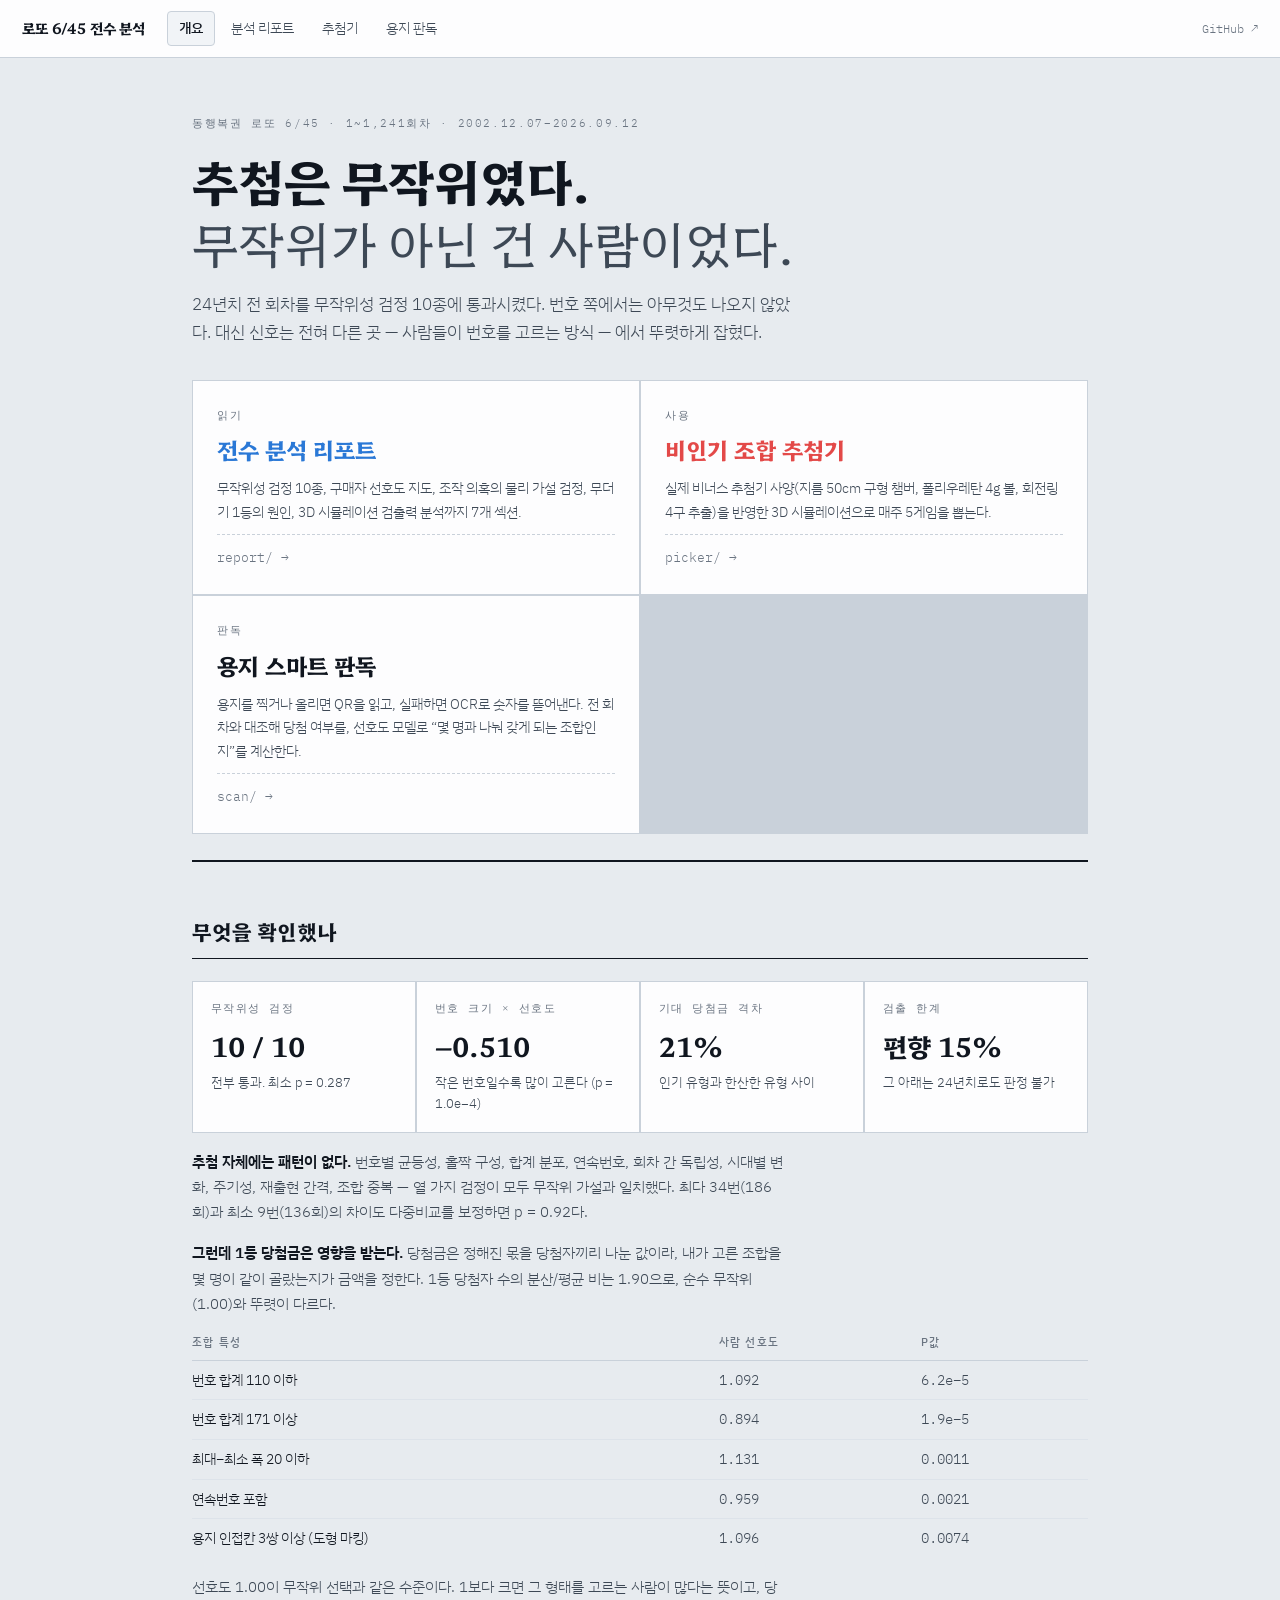
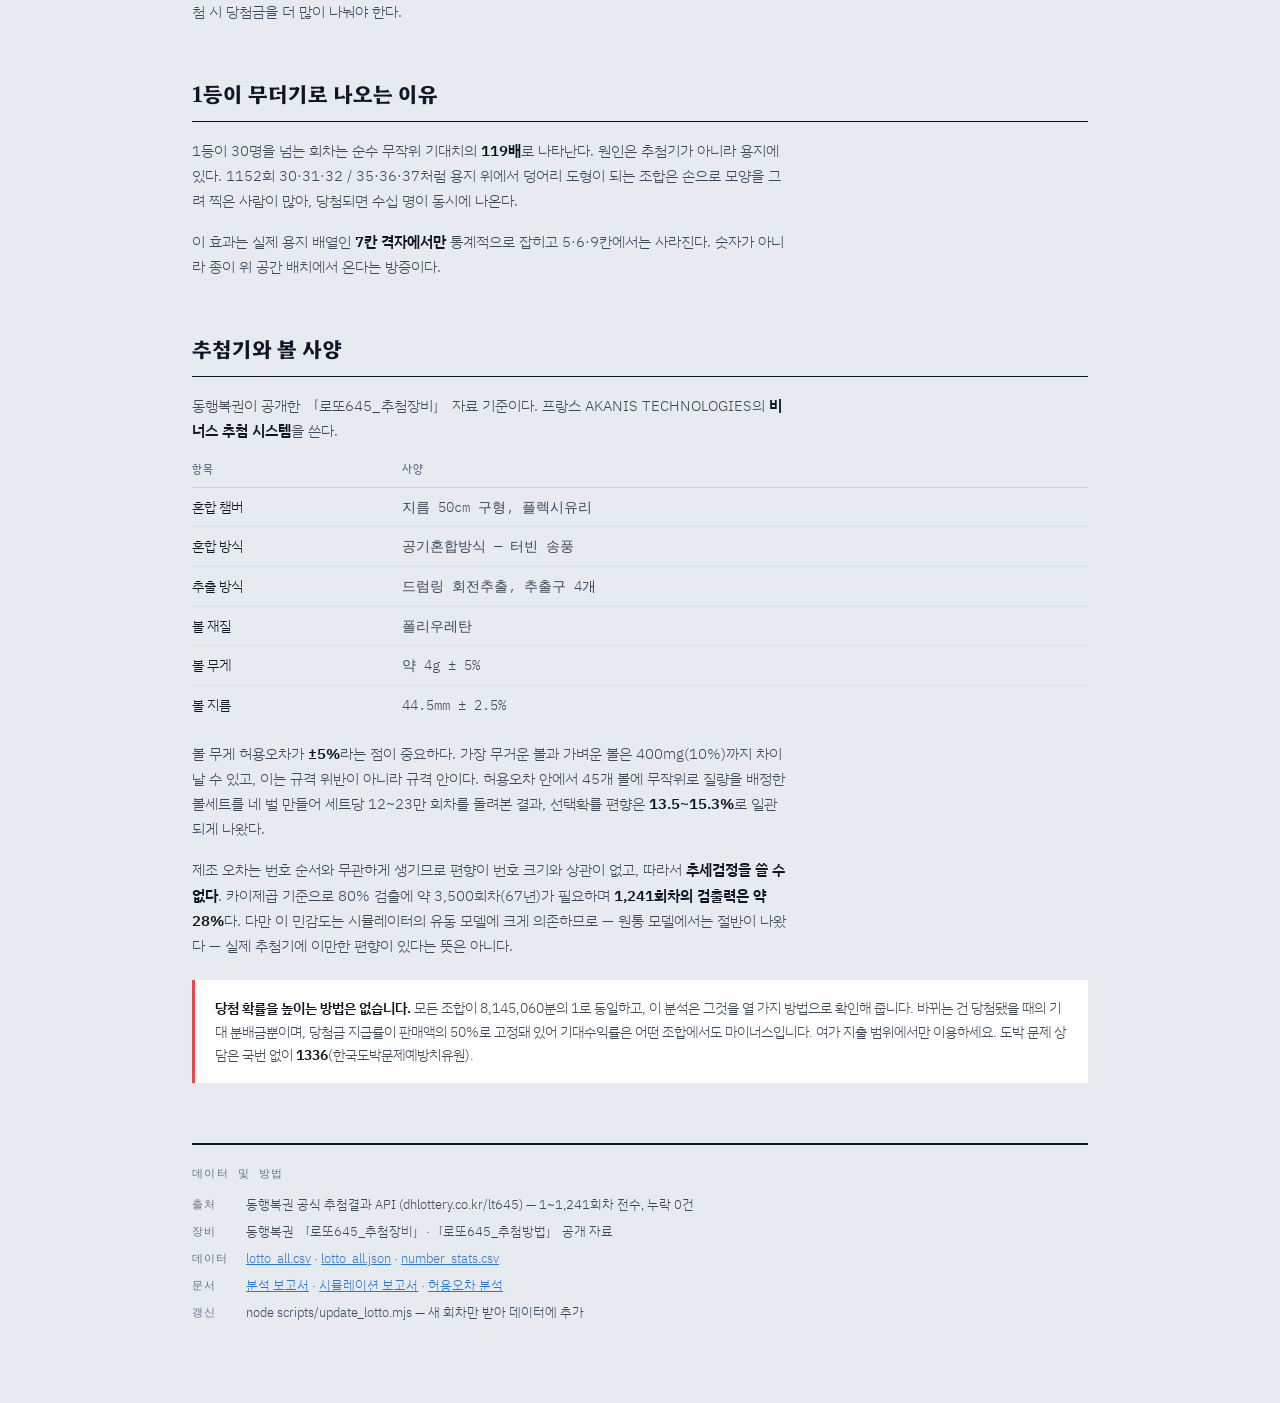
<file: index.html>
<!DOCTYPE html>
<html lang="ko">
<head>
<meta charset="utf-8">
<meta name="viewport" content="width=device-width, initial-scale=1">
<title>로또 6/45 전수 분석</title>
<meta name="description" content="동행복권 로또 6/45 1~1241회차 전수 데이터 분석과, 실제 비너스 추첨기 사양을 반영한 3D 추첨 시뮬레이터.">
<meta name="color-scheme" content="light dark">
<meta property="og:title" content="로또 6/45 전수 분석">
<meta property="og:description" content="24년치 1,241회차를 무작위성 검정 10종에 통과시켰다. 번호 쪽에서는 아무것도 나오지 않았다.">
<link rel="preconnect" href="https://fonts.googleapis.com">
<link rel="preconnect" href="https://fonts.gstatic.com" crossorigin>
<link rel="stylesheet" href="https://fonts.googleapis.com/css2?family=Hahmlet:wght@400;500;700&family=IBM+Plex+Sans+KR:wght@300;400;500;600&family=IBM+Plex+Mono:wght@400;500&display=swap">
<style>
:root{
  color-scheme: light;
  --paper:#E7EBEF; --surface:#FDFDFE; --surface-2:#F1F4F7;
  --ink:#10161F; --ink-2:#3D4855; --ink-3:#6A7481; --rule:#C9D1DA; --rule-soft:#DDE3EA;
  --cool:#2a78d6; --warm:#e34948;
}
@media (prefers-color-scheme: dark){
  :root:not([data-theme="light"]){
    color-scheme: dark;
    --paper:#0D1117; --surface:#161B22; --surface-2:#1C222B;
    --ink:#E7EDF3; --ink-2:#AAB6C3; --ink-3:#7B8797; --rule:#2C3440; --rule-soft:#232A34;
    --cool:#3987e5; --warm:#e66767;
  }
}
:root[data-theme="dark"]{
  color-scheme: dark;
  --paper:#0D1117; --surface:#161B22; --surface-2:#1C222B;
  --ink:#E7EDF3; --ink-2:#AAB6C3; --ink-3:#7B8797; --rule:#2C3440; --rule-soft:#232A34;
  --cool:#3987e5; --warm:#e66767;
}
*{box-sizing:border-box}
body{margin:0; background:var(--paper); color:var(--ink);
  font-family:"IBM Plex Sans KR",-apple-system,"Malgun Gothic",sans-serif;
  font-weight:300; line-height:1.68; -webkit-font-smoothing:antialiased}
.wrap{max-width:940px; margin:0 auto; padding:0 22px 80px}
h1,h2{font-family:Hahmlet,"IBM Plex Sans KR",serif; font-weight:700; margin:0; text-wrap:balance}
a{color:inherit}
header{padding:56px 0 26px; border-bottom:2px solid var(--ink)}
.eyebrow{font-family:"IBM Plex Mono",monospace; font-size:11px; letter-spacing:.15em;
  text-transform:uppercase; color:var(--ink-3); margin-bottom:16px}
h1{font-size:clamp(30px,5.4vw,50px); letter-spacing:-.02em; line-height:1.24}
h1 .thin{font-weight:400; color:var(--ink-2)}
.lede{margin-top:18px; max-width:60ch; font-size:16.5px; color:var(--ink-2)}

.cards{display:grid; grid-template-columns:repeat(auto-fit,minmax(300px,1fr)); gap:2px;
  background:var(--rule); border:1px solid var(--rule); margin-top:34px}
.card{background:var(--surface); padding:26px 24px; display:flex; flex-direction:column; gap:11px;
  text-decoration:none; transition:background .14s}
.card:hover{background:var(--surface-2)}
.ctag{font-family:"IBM Plex Mono",monospace; font-size:10.5px; letter-spacing:.16em;
  text-transform:uppercase; color:var(--ink-3)}
.ctitle{font-family:Hahmlet,serif; font-weight:700; font-size:23px; line-height:1.3}
.card.a .ctitle{color:var(--cool)}
.card.b .ctitle{color:var(--warm)}
.card.c .ctitle{color:var(--ink)}
.cdesc{font-size:14px; color:var(--ink-2)}
.cgo{margin-top:auto; padding-top:12px; font-family:"IBM Plex Mono",monospace;
  font-size:12.5px; color:var(--ink-3); border-top:1px dashed var(--rule)}

section{margin-top:52px}
h2{font-size:21px; border-bottom:1px solid var(--ink); padding-bottom:9px}
.p{font-size:15px; color:var(--ink-2); max-width:66ch; margin:16px 0 0}
.p strong{color:var(--ink); font-weight:600}
.stats{display:grid; grid-template-columns:repeat(auto-fit,minmax(190px,1fr)); gap:2px;
  background:var(--rule); border:1px solid var(--rule); margin-top:22px}
.st{background:var(--surface); padding:18px 18px}
.st .k{font-family:"IBM Plex Mono",monospace; font-size:10.5px; letter-spacing:.14em;
  text-transform:uppercase; color:var(--ink-3)}
.st .v{font-family:Hahmlet,serif; font-size:26px; font-weight:700; margin:6px 0 4px;
  font-variant-numeric:tabular-nums}
.st .d{font-size:12.5px; color:var(--ink-2)}
table{border-collapse:collapse; width:100%; font-size:13.5px; margin-top:18px}
th{text-align:left; font-weight:500; font-size:10.5px; letter-spacing:.12em; text-transform:uppercase;
  color:var(--ink-3); padding:0 12px 8px 0; border-bottom:1px solid var(--rule); white-space:nowrap}
td{padding:8px 12px 8px 0; border-bottom:1px solid var(--rule-soft); vertical-align:baseline}
td.n{font-family:"IBM Plex Mono",monospace; font-variant-numeric:tabular-nums; color:var(--ink-2); white-space:nowrap}
tr:last-child td{border-bottom:none}
.scroller{overflow-x:auto}
.warn{border-left:3px solid var(--warm); background:var(--surface); padding:16px 20px;
  margin-top:22px; font-size:14px; color:var(--ink-2)}
.warn b{color:var(--ink); font-weight:600}
footer{margin-top:60px; padding-top:20px; border-top:2px solid var(--ink);
  font-size:12.5px; color:var(--ink-3)}
footer a{color:var(--cool)}
footer dl{display:grid; grid-template-columns:max-content 1fr; gap:6px 18px; margin:12px 0 0}
footer dt{font-family:"IBM Plex Mono",monospace; font-size:10.5px; letter-spacing:.1em;
  text-transform:uppercase; padding-top:2px}
footer dd{margin:0; color:var(--ink-2)}
</style>
<style data-nav>
/* 사이트 공통 내비게이션 — 각 페이지가 정의한 테마 토큰(--ink, --paper …)을 그대로 쓴다 */
.sitenav{
  position:sticky; top:0; z-index:40;
  display:flex; align-items:center; gap:18px; flex-wrap:wrap;
  padding:11px 22px;
  background:var(--surface); border-bottom:1px solid var(--rule);
  font-family:"IBM Plex Sans KR",-apple-system,"Malgun Gothic",sans-serif;
  font-weight:300;
  -webkit-backdrop-filter:saturate(180%) blur(8px); backdrop-filter:saturate(180%) blur(8px);
}
.sitenav .brand{
  font-family:Hahmlet,"IBM Plex Sans KR",serif; font-weight:700; font-size:14.5px;
  color:var(--ink); text-decoration:none; letter-spacing:-.01em; margin-right:4px;
  white-space:nowrap;
}
.sitenav .brand:hover{opacity:.75}
.sitenav ul{display:flex; gap:4px; list-style:none; margin:0; padding:0; flex-wrap:wrap}
.sitenav a.nl{
  display:inline-block; padding:5px 11px; border-radius:4px;
  font-size:13.5px; color:var(--ink-2); text-decoration:none;
  border:1px solid transparent; white-space:nowrap;
}
.sitenav a.nl:hover{background:var(--surface-2); color:var(--ink)}
.sitenav a.nl[aria-current="page"]{
  color:var(--ink); font-weight:500;
  background:var(--surface-2); border-color:var(--rule);
}
.sitenav .spacer{flex:1 1 auto}
.sitenav .src{
  font-family:"IBM Plex Mono",monospace; font-size:11.5px; color:var(--ink-3);
  text-decoration:none; white-space:nowrap;
}
.sitenav .src:hover{color:var(--ink-2); text-decoration:underline}
.sitenav a:focus-visible{outline:2px solid var(--cool); outline-offset:2px}

@media (max-width:620px){
  .sitenav{gap:10px; padding:9px 16px}
  .sitenav .src{display:none}
  .sitenav a.nl{padding:5px 9px; font-size:13px}
}
@media (prefers-reduced-motion:reduce){ .sitenav{transition:none} }
</style>
</head>
<body>
<nav class="sitenav" aria-label="사이트 메뉴">
  <a class="brand" href="./">로또 6/45 전수 분석</a>
  <ul>
    <li><a class="nl" href="./" aria-current="page">개요</a></li>
    <li><a class="nl" href="./report/">분석 리포트</a></li>
    <li><a class="nl" href="./picker/">추첨기</a></li>
    <li><a class="nl" href="./scan/">용지 판독</a></li>
  </ul>
  <span class="spacer"></span>
  <a class="src" href="https://github.com/jyseok0311/lotto-645-analysis" rel="noopener">GitHub ↗</a>
</nav>
<div class="wrap">

<header>
  <div class="eyebrow">동행복권 로또 6/45 · 1~1,241회차 · 2002.12.07–2026.09.12</div>
  <h1>추첨은 무작위였다.<br><span class="thin">무작위가 아닌 건 사람이었다.</span></h1>
  <p class="lede">24년치 전 회차를 무작위성 검정 10종에 통과시켰다. 번호 쪽에서는 아무것도 나오지 않았다. 대신 신호는 전혀 다른 곳 &mdash; 사람들이 번호를 고르는 방식 &mdash; 에서 뚜렷하게 잡혔다.</p>

  <div class="cards">
    <a class="card a" href="report/">
      <span class="ctag">읽기</span>
      <span class="ctitle">전수 분석 리포트</span>
      <span class="cdesc">무작위성 검정 10종, 구매자 선호도 지도, 조작 의혹의 물리 가설 검정, 무더기 1등의 원인, 3D 시뮬레이션 검출력 분석까지 7개 섹션.</span>
      <span class="cgo">report/ →</span>
    </a>
    <a class="card b" href="picker/">
      <span class="ctag">사용</span>
      <span class="ctitle">비인기 조합 추첨기</span>
      <span class="cdesc">실제 비너스 추첨기 사양(지름 50cm 구형 챔버, 폴리우레탄 4g 볼, 회전링 4구 추출)을 반영한 3D 시뮬레이션으로 매주 5게임을 뽑는다.</span>
      <span class="cgo">picker/ →</span>
    </a>
    <a class="card c" href="scan/">
      <span class="ctag">판독</span>
      <span class="ctitle">용지 스마트 판독</span>
      <span class="cdesc">용지를 찍거나 올리면 QR을 읽고, 실패하면 OCR로 숫자를 뜯어낸다. 전 회차와 대조해 당첨 여부를, 선호도 모델로 &ldquo;몇 명과 나눠 갖게 되는 조합인지&rdquo;를 계산한다.</span>
      <span class="cgo">scan/ →</span>
    </a>
  </div>
</header>

<section>
  <h2>무엇을 확인했나</h2>
  <div class="stats">
    <div class="st"><div class="k">무작위성 검정</div><div class="v">10 / 10</div><div class="d">전부 통과. 최소 p = 0.287</div></div>
    <div class="st"><div class="k">번호 크기 × 선호도</div><div class="v">−0.510</div><div class="d">작은 번호일수록 많이 고른다 (p = 1.0e−4)</div></div>
    <div class="st"><div class="k">기대 당첨금 격차</div><div class="v">21%</div><div class="d">인기 유형과 한산한 유형 사이</div></div>
    <div class="st"><div class="k">검출 한계</div><div class="v">편향 15%</div><div class="d">그 아래는 24년치로도 판정 불가</div></div>
  </div>

  <p class="p"><strong>추첨 자체에는 패턴이 없다.</strong> 번호별 균등성, 홀짝 구성, 합계 분포, 연속번호, 회차 간 독립성, 시대별 변화, 주기성, 재출현 간격, 조합 중복 &mdash; 열 가지 검정이 모두 무작위 가설과 일치했다. 최다 34번(186회)과 최소 9번(136회)의 차이도 다중비교를 보정하면 p = 0.92다.</p>

  <p class="p"><strong>그런데 1등 당첨금은 영향을 받는다.</strong> 당첨금은 정해진 몫을 당첨자끼리 나눈 값이라, 내가 고른 조합을 몇 명이 같이 골랐는지가 금액을 정한다. 1등 당첨자 수의 분산/평균 비는 1.90으로, 순수 무작위(1.00)와 뚜렷이 다르다.</p>

  <div class="scroller"><table>
    <thead><tr><th>조합 특성</th><th>사람 선호도</th><th>p값</th></tr></thead>
    <tbody>
      <tr><td>번호 합계 110 이하</td><td class="n">1.092</td><td class="n">6.2e−5</td></tr>
      <tr><td>번호 합계 171 이상</td><td class="n">0.894</td><td class="n">1.9e−5</td></tr>
      <tr><td>최대−최소 폭 20 이하</td><td class="n">1.131</td><td class="n">0.0011</td></tr>
      <tr><td>연속번호 포함</td><td class="n">0.959</td><td class="n">0.0021</td></tr>
      <tr><td>용지 인접칸 3쌍 이상 (도형 마킹)</td><td class="n">1.096</td><td class="n">0.0074</td></tr>
    </tbody>
  </table></div>
  <p class="p">선호도 1.00이 무작위 선택과 같은 수준이다. 1보다 크면 그 형태를 고르는 사람이 많다는 뜻이고, 당첨 시 당첨금을 더 많이 나눠야 한다.</p>
</section>

<section>
  <h2>1등이 무더기로 나오는 이유</h2>
  <p class="p">1등이 30명을 넘는 회차는 순수 무작위 기대치의 <strong>119배</strong>로 나타난다. 원인은 추첨기가 아니라 용지에 있다. 1152회 <span class="n">30·31·32 / 35·36·37</span>처럼 용지 위에서 덩어리 도형이 되는 조합은 손으로 모양을 그려 찍은 사람이 많아, 당첨되면 수십 명이 동시에 나온다.</p>
  <p class="p">이 효과는 실제 용지 배열인 <strong>7칸 격자에서만</strong> 통계적으로 잡히고 5·6·9칸에서는 사라진다. 숫자가 아니라 종이 위 공간 배치에서 온다는 방증이다.</p>
</section>

<section>
  <h2>추첨기와 볼 사양</h2>
  <p class="p">동행복권이 공개한 「로또645_추첨장비」 자료 기준이다. 프랑스 AKANIS TECHNOLOGIES의 <strong>비너스 추첨 시스템</strong>을 쓴다.</p>
  <div class="scroller"><table>
    <thead><tr><th>항목</th><th>사양</th></tr></thead>
    <tbody>
      <tr><td>혼합 챔버</td><td class="n">지름 50cm 구형, 플렉시유리</td></tr>
      <tr><td>혼합 방식</td><td class="n">공기혼합방식 — 터빈 송풍</td></tr>
      <tr><td>추출 방식</td><td class="n">드럼링 회전추출, 추출구 4개</td></tr>
      <tr><td>볼 재질</td><td class="n">폴리우레탄</td></tr>
      <tr><td>볼 무게</td><td class="n">약 4g ± 5%</td></tr>
      <tr><td>볼 지름</td><td class="n">44.5mm ± 2.5%</td></tr>
    </tbody>
  </table></div>
  <p class="p">볼 무게 허용오차가 <strong>±5%</strong>라는 점이 중요하다. 가장 무거운 볼과 가벼운 볼은 400mg(10%)까지 차이날 수 있고, 이는 규격 위반이 아니라 규격 안이다. 허용오차 안에서 45개 볼에 무작위로 질량을 배정한 볼세트를 네 벌 만들어 세트당 12~23만 회차를 돌려본 결과, 선택확률 편향은 <strong>13.5~15.3%</strong>로 일관되게 나왔다.</p>
  <p class="p">제조 오차는 번호 순서와 무관하게 생기므로 편향이 번호 크기와 상관이 없고, 따라서 <strong>추세검정을 쓸 수 없다</strong>. 카이제곱 기준으로 80% 검출에 약 3,500회차(67년)가 필요하며 <strong>1,241회차의 검출력은 약 28%</strong>다. 다만 이 민감도는 시뮬레이터의 유동 모델에 크게 의존하므로 &mdash; 원통 모델에서는 절반이 나왔다 &mdash; 실제 추첨기에 이만한 편향이 있다는 뜻은 아니다.</p>
</section>

<div class="warn">
  <b>당첨 확률을 높이는 방법은 없습니다.</b> 모든 조합이 8,145,060분의 1로 동일하고, 이 분석은 그것을 열 가지 방법으로 확인해 줍니다. 바뀌는 건 당첨됐을 때의 기대 분배금뿐이며, 당첨금 지급률이 판매액의 50%로 고정돼 있어 기대수익률은 어떤 조합에서도 마이너스입니다. 여가 지출 범위에서만 이용하세요. 도박 문제 상담은 국번 없이 <b>1336</b>(한국도박문제예방치유원).
</div>

<footer>
  <div style="font-family:'IBM Plex Mono',monospace;font-size:10.5px;letter-spacing:.14em;text-transform:uppercase">데이터 및 방법</div>
  <dl>
    <dt>출처</dt><dd>동행복권 공식 추첨결과 API (<span class="n">dhlottery.co.kr/lt645</span>) — 1~1,241회차 전수, 누락 0건</dd>
    <dt>장비</dt><dd>동행복권 「로또645_추첨장비」·「로또645_추첨방법」 공개 자료</dd>
    <dt>데이터</dt><dd><a href="data/lotto_all.csv">lotto_all.csv</a> · <a href="data/lotto_all.json">lotto_all.json</a> · <a href="data/number_stats.csv">number_stats.csv</a></dd>
    <dt>문서</dt><dd><a href="docs/analysis-report.md">분석 보고서</a> · <a href="docs/simulation-report.md">시뮬레이션 보고서</a> · <a href="docs/ball-tolerance-analysis.txt">허용오차 분석</a></dd>
    <dt>갱신</dt><dd><span class="n">node scripts/update_lotto.mjs</span> — 새 회차만 받아 데이터에 추가</dd>
  </dl>
</footer>

</div>
</body>
</html>
</file>
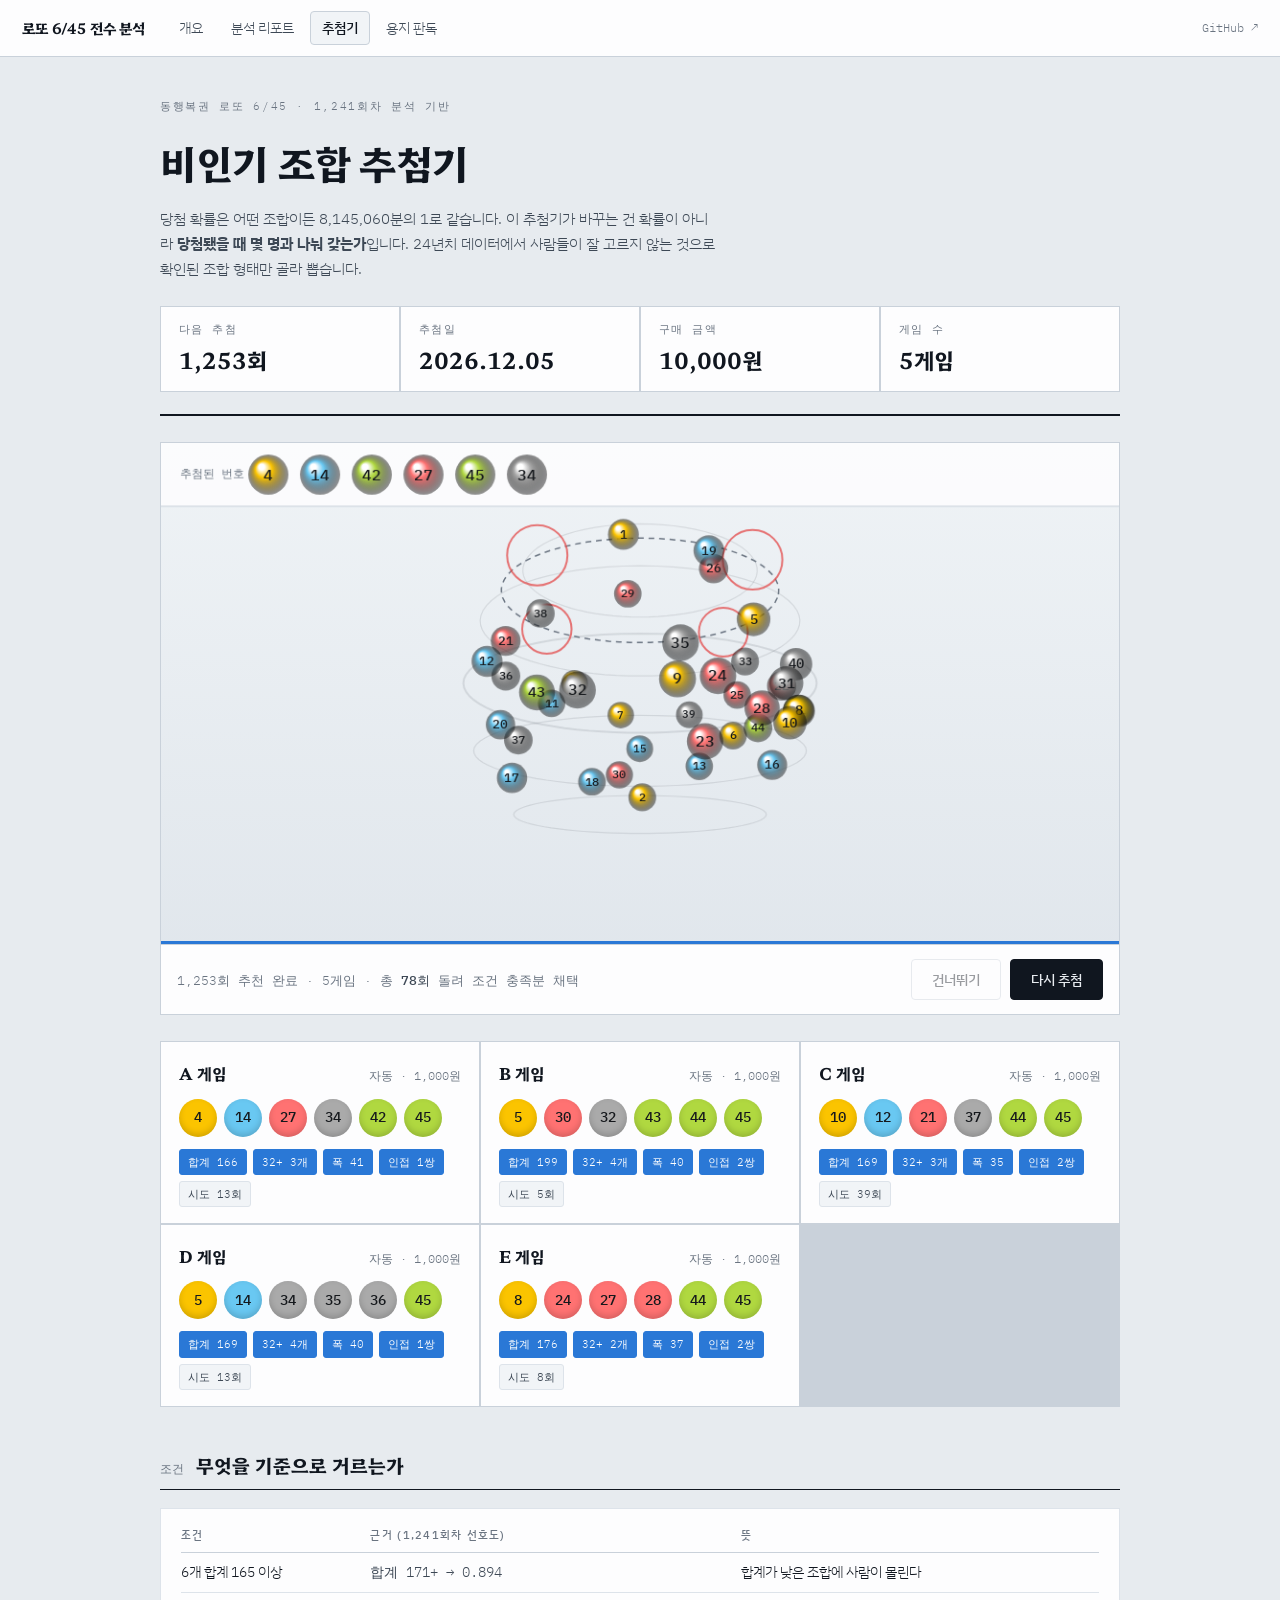
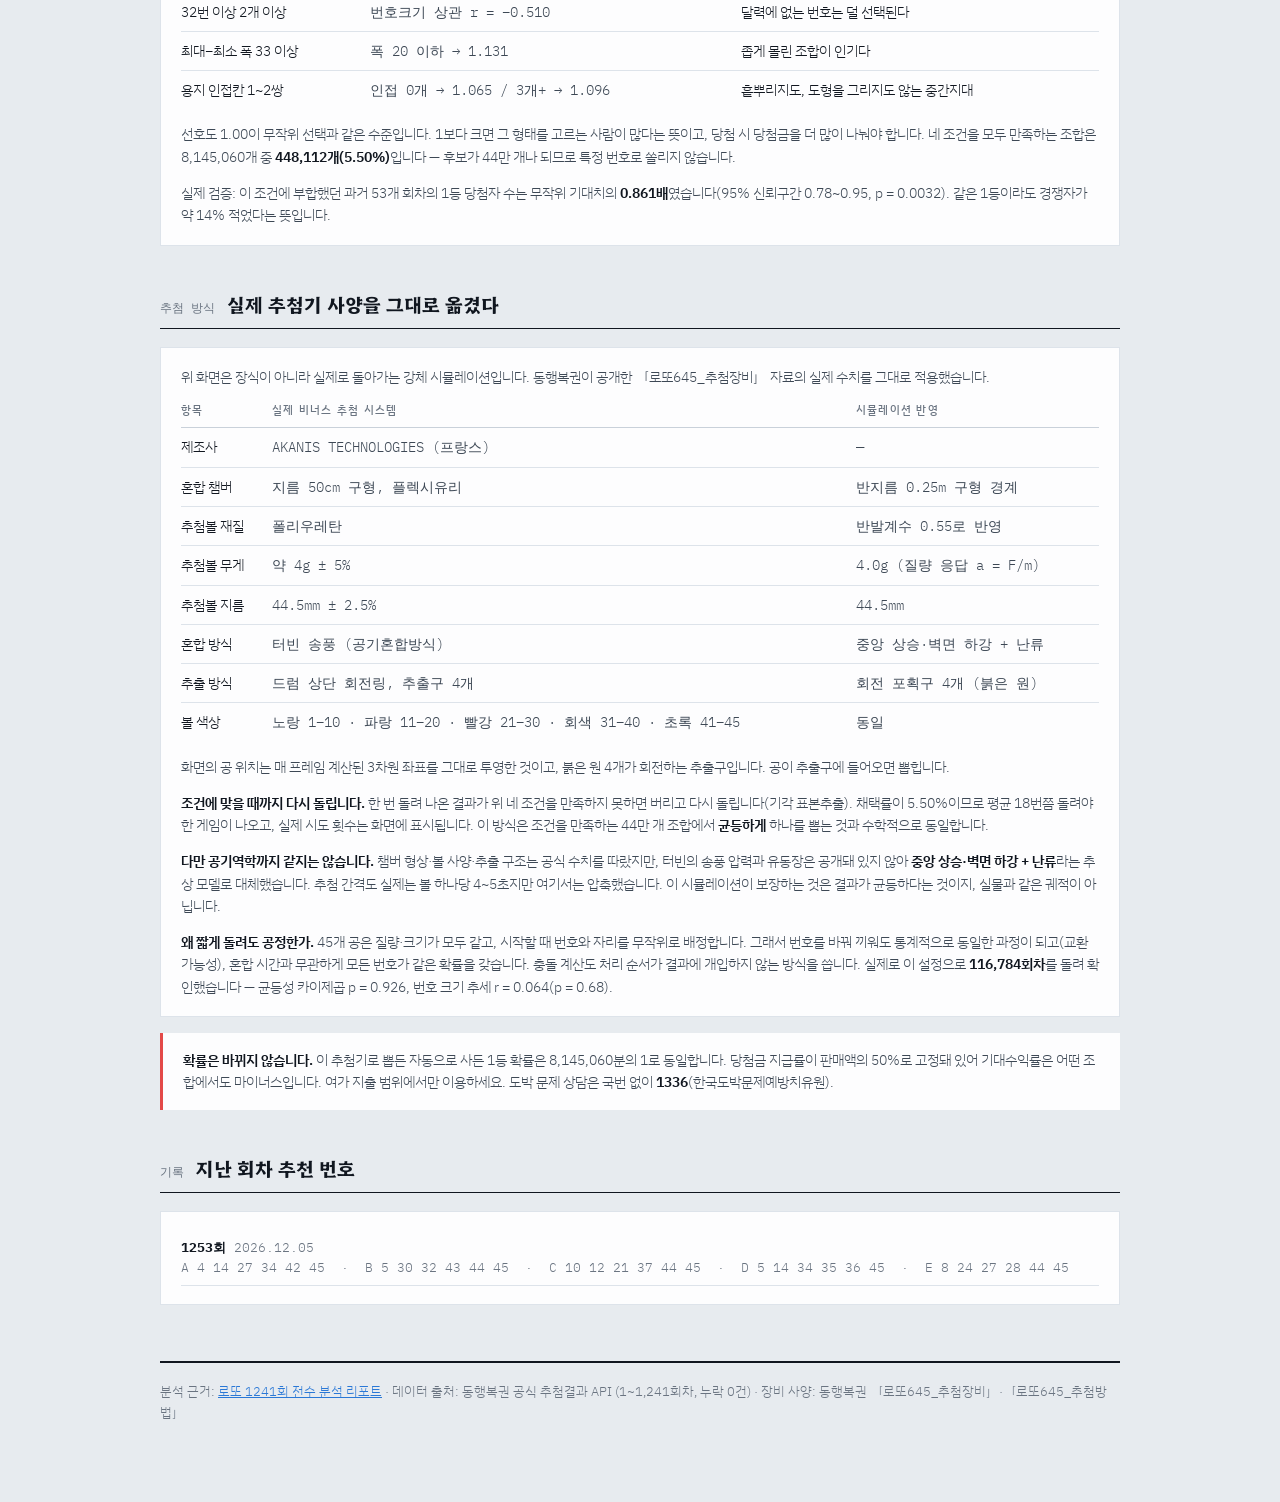
<file: picker/index.html>
<!DOCTYPE html>
<html lang="ko">
<head>
<meta charset="utf-8">
<meta name="viewport" content="width=device-width, initial-scale=1">
<meta name="description" content="실제 비너스 추첨기 사양(구형 챔버·폴리우레탄 4g 볼·회전링 4구)을 반영한 3D 시뮬레이션으로 매주 5게임을 뽑는 추첨기.">
<meta name="color-scheme" content="light dark">
<meta property="og:title" content="로또 비인기 조합 추첨기">
<meta property="og:description" content="실제 비너스 추첨기 사양(구형 챔버·폴리우레탄 4g 볼·회전링 4구)을 반영한 3D 시뮬레이션으로 매주 5게임을 뽑는 추첨기.">
<meta property="og:type" content="website">
<style>
  html{color-scheme:light dark}
  body{margin:0;font:14px/1.5 system-ui,sans-serif}
  img{max-width:100%}
  [hidden]{display:none!important}
</style>
<title>로또 비인기 조합 추첨기</title>
<link rel="preconnect" href="https://fonts.googleapis.com">
<link rel="preconnect" href="https://fonts.gstatic.com" crossorigin>
<link rel="stylesheet" href="https://fonts.googleapis.com/css2?family=Hahmlet:wght@400;500;700&family=IBM+Plex+Sans+KR:wght@300;400;500;600&family=IBM+Plex+Mono:wght@400;500&display=swap">
<style>
:root{
  color-scheme: light;
  --paper:#E7EBEF; --surface:#FDFDFE; --surface-2:#F1F4F7; --sunken:#DCE2E8;
  --ink:#10161F; --ink-2:#3D4855; --ink-3:#6A7481; --rule:#C9D1DA; --rule-soft:#DDE3EA;
  --cool:#2a78d6; --warm:#e34948; --ok:#1b6b4a;
  --glass:rgba(16,22,31,.10); --stage:#DFE5EB; --stage-2:#EFF3F6;
}
@media (prefers-color-scheme: dark){
  :root:not([data-theme="light"]){
    color-scheme: dark;
    --paper:#0D1117; --surface:#161B22; --surface-2:#1C222B; --sunken:#10151C;
    --ink:#E7EDF3; --ink-2:#AAB6C3; --ink-3:#7B8797; --rule:#2C3440; --rule-soft:#232A34;
    --cool:#3987e5; --warm:#e66767; --ok:#4cb98a;
    --glass:rgba(231,237,243,.13); --stage:#11161D; --stage-2:#1A212A;
  }
}
:root[data-theme="dark"]{
  color-scheme: dark;
  --paper:#0D1117; --surface:#161B22; --surface-2:#1C222B; --sunken:#10151C;
  --ink:#E7EDF3; --ink-2:#AAB6C3; --ink-3:#7B8797; --rule:#2C3440; --rule-soft:#232A34;
  --cool:#3987e5; --warm:#e66767; --ok:#4cb98a;
  --glass:rgba(231,237,243,.13); --stage:#11161D; --stage-2:#1A212A;
}
*{box-sizing:border-box}
body{background:var(--paper); color:var(--ink);
  font-family:"IBM Plex Sans KR",-apple-system,"Malgun Gothic",sans-serif;
  font-weight:300; line-height:1.65; -webkit-font-smoothing:antialiased}
.wrap{max-width:1000px; margin:0 auto; padding:0 20px 80px}
h1,h2{font-family:Hahmlet,"IBM Plex Sans KR",serif; font-weight:700; margin:0; text-wrap:balance}
.mono{font-family:"IBM Plex Mono",monospace; font-variant-numeric:tabular-nums}

header{padding:40px 0 22px; border-bottom:2px solid var(--ink); margin-bottom:26px}
.eyebrow{font-family:"IBM Plex Mono",monospace; font-size:11px; letter-spacing:.15em;
  text-transform:uppercase; color:var(--ink-3); margin-bottom:14px}
h1{font-size:clamp(27px,4.6vw,40px); letter-spacing:-.02em}
.sub{margin-top:12px; color:var(--ink-2); font-size:15px; max-width:62ch}

.roundbar{display:flex; flex-wrap:wrap; gap:2px; margin-top:24px; background:var(--rule);
  border:1px solid var(--rule)}
.rb{background:var(--surface); padding:14px 18px; flex:1 1 140px}
.rb .k{font-family:"IBM Plex Mono",monospace; font-size:10.5px; letter-spacing:.14em;
  text-transform:uppercase; color:var(--ink-3)}
.rb .v{font-family:Hahmlet,serif; font-size:22px; font-weight:700; margin-top:3px;
  font-variant-numeric:tabular-nums}

.stage{position:relative; background:linear-gradient(180deg,var(--stage-2),var(--stage));
  border:1px solid var(--rule); overflow:hidden}
canvas{display:block; width:100%; height:auto}
.stagebar{display:flex; flex-wrap:wrap; gap:12px; align-items:center; justify-content:space-between;
  padding:14px 16px; border-top:1px solid var(--rule); background:var(--surface)}
.status{font-family:"IBM Plex Mono",monospace; font-size:12.5px; color:var(--ink-3)}
.status b{color:var(--ink-2); font-weight:500}
button{font-family:"IBM Plex Sans KR",sans-serif; font-size:14px; font-weight:500;
  padding:10px 20px; border-radius:4px; border:1px solid var(--ink); background:var(--ink);
  color:var(--paper); cursor:pointer}
button:hover:not(:disabled){opacity:.87}
button:disabled{opacity:.42; cursor:default}
button.ghost{background:transparent; color:var(--ink); border-color:var(--rule)}
button:focus-visible{outline:2px solid var(--cool); outline-offset:2px}
.bar{height:3px; background:var(--sunken); overflow:hidden}
.bar i{display:block; height:100%; width:0; background:var(--cool); transition:width .18s}

.games{display:grid; grid-template-columns:repeat(auto-fit,minmax(288px,1fr)); gap:2px;
  background:var(--rule); border:1px solid var(--rule); margin-top:26px}
.game{background:var(--surface); padding:18px 18px 16px; display:flex; flex-direction:column; gap:12px}
.ghead{display:flex; align-items:baseline; justify-content:space-between; gap:10px}
.gname{font-family:Hahmlet,serif; font-weight:700; font-size:16px}
.gprice{font-family:"IBM Plex Mono",monospace; font-size:11.5px; color:var(--ink-3)}
.balls{display:flex; gap:7px; flex-wrap:wrap}
.ball{width:38px; height:38px; border-radius:50%; display:grid; place-items:center;
  font-family:"IBM Plex Mono",monospace; font-size:14px; font-weight:500; color:#15181c;
  font-variant-numeric:tabular-nums; box-shadow:inset 0 -3px 6px rgba(0,0,0,.16)}
.ball.skel{background:var(--sunken); box-shadow:none}
.chips{display:flex; flex-wrap:wrap; gap:6px}
.chip{font-family:"IBM Plex Mono",monospace; font-size:11px; padding:3px 8px; border-radius:3px;
  background:var(--surface-2); color:var(--ink-2); border:1px solid var(--rule-soft)}
.chip.on{background:var(--cool); color:#fff; border-color:var(--cool)}

section{margin-top:42px}
.shead{display:flex; align-items:baseline; gap:12px; border-bottom:1px solid var(--ink);
  padding-bottom:9px; margin-bottom:18px}
h2{font-size:19px}
.snum{font-family:"IBM Plex Mono",monospace; font-size:11.5px; color:var(--ink-3)}
.panel{background:var(--surface); border:1px solid var(--rule-soft); padding:18px 20px}
table{border-collapse:collapse; width:100%; font-size:13.5px}
th{text-align:left; font-weight:500; font-size:10.5px; letter-spacing:.12em; text-transform:uppercase;
  color:var(--ink-3); padding:0 12px 8px 0; border-bottom:1px solid var(--rule); white-space:nowrap}
td{padding:8px 12px 8px 0; border-bottom:1px solid var(--rule-soft); vertical-align:baseline}
td.n{font-family:"IBM Plex Mono",monospace; font-variant-numeric:tabular-nums; color:var(--ink-2)}
tr:last-child td{border-bottom:none}
.note{font-size:13.5px; color:var(--ink-2); margin:14px 0 0}
.note b{color:var(--ink); font-weight:600}
.warn{border-left:3px solid var(--warm); background:var(--surface); padding:16px 20px;
  margin-top:16px; font-size:13.5px; color:var(--ink-2)}
.warn b{color:var(--ink); font-weight:600}
.scroller{overflow-x:auto}
.hist{font-family:"IBM Plex Mono",monospace; font-size:12.5px}
footer{margin-top:56px; padding-top:18px; border-top:2px solid var(--ink);
  font-size:12.5px; color:var(--ink-3)}
footer a{color:var(--cool)}
@media (prefers-reduced-motion:reduce){*{transition:none!important}}
</style>

<style data-nav>
/* 사이트 공통 내비게이션 — 각 페이지가 정의한 테마 토큰(--ink, --paper …)을 그대로 쓴다 */
.sitenav{
  position:sticky; top:0; z-index:40;
  display:flex; align-items:center; gap:18px; flex-wrap:wrap;
  padding:11px 22px;
  background:var(--surface); border-bottom:1px solid var(--rule);
  font-family:"IBM Plex Sans KR",-apple-system,"Malgun Gothic",sans-serif;
  font-weight:300;
  -webkit-backdrop-filter:saturate(180%) blur(8px); backdrop-filter:saturate(180%) blur(8px);
}
.sitenav .brand{
  font-family:Hahmlet,"IBM Plex Sans KR",serif; font-weight:700; font-size:14.5px;
  color:var(--ink); text-decoration:none; letter-spacing:-.01em; margin-right:4px;
  white-space:nowrap;
}
.sitenav .brand:hover{opacity:.75}
.sitenav ul{display:flex; gap:4px; list-style:none; margin:0; padding:0; flex-wrap:wrap}
.sitenav a.nl{
  display:inline-block; padding:5px 11px; border-radius:4px;
  font-size:13.5px; color:var(--ink-2); text-decoration:none;
  border:1px solid transparent; white-space:nowrap;
}
.sitenav a.nl:hover{background:var(--surface-2); color:var(--ink)}
.sitenav a.nl[aria-current="page"]{
  color:var(--ink); font-weight:500;
  background:var(--surface-2); border-color:var(--rule);
}
.sitenav .spacer{flex:1 1 auto}
.sitenav .src{
  font-family:"IBM Plex Mono",monospace; font-size:11.5px; color:var(--ink-3);
  text-decoration:none; white-space:nowrap;
}
.sitenav .src:hover{color:var(--ink-2); text-decoration:underline}
.sitenav a:focus-visible{outline:2px solid var(--cool); outline-offset:2px}

@media (max-width:620px){
  .sitenav{gap:10px; padding:9px 16px}
  .sitenav .src{display:none}
  .sitenav a.nl{padding:5px 9px; font-size:13px}
}
@media (prefers-reduced-motion:reduce){ .sitenav{transition:none} }
</style>
</head>
<body>
<nav class="sitenav" aria-label="사이트 메뉴">
  <a class="brand" href="../">로또 6/45 전수 분석</a>
  <ul>
    <li><a class="nl" href="../">개요</a></li>
    <li><a class="nl" href="../report/">분석 리포트</a></li>
    <li><a class="nl" href="../picker/" aria-current="page">추첨기</a></li>
    <li><a class="nl" href="../scan/">용지 판독</a></li>
  </ul>
  <span class="spacer"></span>
  <a class="src" href="https://github.com/jyseok0311/lotto-645-analysis" rel="noopener">GitHub ↗</a>
</nav>
<div class="wrap">
<header>
  <div class="eyebrow">동행복권 로또 6/45 · 1,241회차 분석 기반</div>
  <h1>비인기 조합 추첨기</h1>
  <p class="sub">당첨 확률은 어떤 조합이든 8,145,060분의 1로 같습니다. 이 추첨기가 바꾸는 건 확률이 아니라 <strong>당첨됐을 때 몇 명과 나눠 갖는가</strong>입니다. 24년치 데이터에서 사람들이 잘 고르지 않는 것으로 확인된 조합 형태만 골라 뽑습니다.</p>
  <div class="roundbar">
    <div class="rb"><div class="k">다음 추첨</div><div class="v mono" id="rRound">—</div></div>
    <div class="rb"><div class="k">추첨일</div><div class="v mono" id="rDate">—</div></div>
    <div class="rb"><div class="k">구매 금액</div><div class="v mono">10,000원</div></div>
    <div class="rb"><div class="k">게임 수</div><div class="v mono">5게임</div></div>
  </div>
</header>

<div class="stage">
  <canvas id="cv" width="1000" height="520"></canvas>
  <div class="bar"><i id="prog"></i></div>
  <div class="stagebar">
    <div class="status" id="status">추첨기 준비 중…</div>
    <div style="display:flex; gap:9px">
      <button class="ghost" id="btnSkip" disabled>건너뛰기</button>
      <button id="btnDraw" disabled>다시 추첨</button>
    </div>
  </div>
</div>

<div class="games" id="games"></div>

<section>
  <div class="shead"><span class="snum">조건</span><h2>무엇을 기준으로 거르는가</h2></div>
  <div class="panel">
    <div class="scroller"><table>
      <thead><tr><th>조건</th><th>근거 (1,241회차 선호도)</th><th>뜻</th></tr></thead>
      <tbody>
        <tr><td>6개 합계 165 이상</td><td class="n">합계 171+ → 0.894</td><td>합계가 낮은 조합에 사람이 몰린다</td></tr>
        <tr><td>32번 이상 2개 이상</td><td class="n">번호크기 상관 r = −0.510</td><td>달력에 없는 번호는 덜 선택된다</td></tr>
        <tr><td>최대−최소 폭 33 이상</td><td class="n">폭 20 이하 → 1.131</td><td>좁게 몰린 조합이 인기다</td></tr>
        <tr><td>용지 인접칸 1~2쌍</td><td class="n">인접 0개 → 1.065 / 3개+ → 1.096</td><td>흩뿌리지도, 도형을 그리지도 않는 중간지대</td></tr>
      </tbody>
    </table></div>
    <p class="note">선호도 1.00이 무작위 선택과 같은 수준입니다. 1보다 크면 그 형태를 고르는 사람이 많다는 뜻이고, 당첨 시 당첨금을 더 많이 나눠야 합니다. 네 조건을 모두 만족하는 조합은 8,145,060개 중 <b>448,112개(5.50%)</b>입니다 — 후보가 44만 개나 되므로 특정 번호로 쏠리지 않습니다.</p>
    <p class="note">실제 검증: 이 조건에 부합했던 과거 53개 회차의 1등 당첨자 수는 무작위 기대치의 <b>0.861배</b>였습니다(95% 신뢰구간 0.78~0.95, p = 0.0032). 같은 1등이라도 경쟁자가 약 14% 적었다는 뜻입니다.</p>
  </div>
</section>

<section>
  <div class="shead"><span class="snum">추첨 방식</span><h2>실제 추첨기 사양을 그대로 옮겼다</h2></div>
  <div class="panel">
    <p class="note" style="margin-top:0">위 화면은 장식이 아니라 실제로 돌아가는 강체 시뮬레이션입니다. 동행복권이 공개한 「로또645_추첨장비」 자료의 실제 수치를 그대로 적용했습니다.</p>
    <div class="scroller"><table style="margin-top:14px">
      <thead><tr><th>항목</th><th>실제 비너스 추첨 시스템</th><th>시뮬레이션 반영</th></tr></thead>
      <tbody>
        <tr><td>제조사</td><td class="n">AKANIS TECHNOLOGIES (프랑스)</td><td class="n">—</td></tr>
        <tr><td>혼합 챔버</td><td class="n">지름 50cm 구형, 플렉시유리</td><td class="n">반지름 0.25m 구형 경계</td></tr>
        <tr><td>추첨볼 재질</td><td class="n">폴리우레탄</td><td class="n">반발계수 0.55로 반영</td></tr>
        <tr><td>추첨볼 무게</td><td class="n">약 4g ± 5%</td><td class="n">4.0g (질량 응답 a = F/m)</td></tr>
        <tr><td>추첨볼 지름</td><td class="n">44.5mm ± 2.5%</td><td class="n">44.5mm</td></tr>
        <tr><td>혼합 방식</td><td class="n">터빈 송풍 (공기혼합방식)</td><td class="n">중앙 상승·벽면 하강 + 난류</td></tr>
        <tr><td>추출 방식</td><td class="n">드럼 상단 회전링, 추출구 4개</td><td class="n">회전 포획구 4개 (붉은 원)</td></tr>
        <tr><td>볼 색상</td><td class="n">노랑 1–10 · 파랑 11–20 · 빨강 21–30 · 회색 31–40 · 초록 41–45</td><td class="n">동일</td></tr>
      </tbody>
    </table></div>
    <p class="note">화면의 공 위치는 매 프레임 계산된 3차원 좌표를 그대로 투영한 것이고, 붉은 원 4개가 회전하는 추출구입니다. 공이 추출구에 들어오면 뽑힙니다.</p>
    <p class="note"><b>조건에 맞을 때까지 다시 돌립니다.</b> 한 번 돌려 나온 결과가 위 네 조건을 만족하지 못하면 버리고 다시 돌립니다(기각 표본추출). 채택률이 5.50%이므로 평균 18번쯤 돌려야 한 게임이 나오고, 실제 시도 횟수는 화면에 표시됩니다. 이 방식은 조건을 만족하는 44만 개 조합에서 <b>균등하게</b> 하나를 뽑는 것과 수학적으로 동일합니다.</p>
    <p class="note"><b>다만 공기역학까지 같지는 않습니다.</b> 챔버 형상·볼 사양·추출 구조는 공식 수치를 따랐지만, 터빈의 송풍 압력과 유동장은 공개돼 있지 않아 <b>중앙 상승·벽면 하강 + 난류</b>라는 추상 모델로 대체했습니다. 추첨 간격도 실제는 볼 하나당 4~5초지만 여기서는 압축했습니다. 이 시뮬레이션이 보장하는 것은 결과가 균등하다는 것이지, 실물과 같은 궤적이 아닙니다.</p><p class="note"><b>왜 짧게 돌려도 공정한가.</b> 45개 공은 질량·크기가 모두 같고, 시작할 때 번호와 자리를 무작위로 배정합니다. 그래서 번호를 바꿔 끼워도 통계적으로 동일한 과정이 되고(교환가능성), 혼합 시간과 무관하게 모든 번호가 같은 확률을 갖습니다. 충돌 계산도 처리 순서가 결과에 개입하지 않는 방식을 씁니다. 실제로 이 설정으로 <b>116,784회차</b>를 돌려 확인했습니다 — 균등성 카이제곱 p = 0.926, 번호 크기 추세 r = 0.064(p = 0.68).</p>
  </div>
  <div class="warn">
    <b>확률은 바뀌지 않습니다.</b> 이 추첨기로 뽑든 자동으로 사든 1등 확률은 8,145,060분의 1로 동일합니다. 당첨금 지급률이 판매액의 50%로 고정돼 있어 기대수익률은 어떤 조합에서도 마이너스입니다. 여가 지출 범위에서만 이용하세요. 도박 문제 상담은 국번 없이 <b>1336</b>(한국도박문제예방치유원).
  </div>
</section>

<section>
  <div class="shead"><span class="snum">기록</span><h2>지난 회차 추천 번호</h2></div>
  <div class="panel">
    <div id="histBox" class="hist" style="color:var(--ink-3)">불러오는 중…</div>
  </div>
</section>

<footer>
  분석 근거: <a id="reportLink" href="../report/">로또 1241회 전수 분석 리포트</a> ·
  데이터 출처: 동행복권 공식 추첨결과 API (1~1,241회차, 누락 0건) · 장비 사양: 동행복권 「로또645_추첨장비」·「로또645_추첨방법」
</footer>
</div>

<script>
/* ═══════════ 비너스 추첨 시스템 사양 기반 시뮬레이터 ═══════════
   · 혼합 챔버: 지름 50cm 구형(플렉시유리)           → Rs = 0.25 m
   · 추첨볼: 폴리우레탄 4g ±5%, 지름 44.5mm ±2.5%    → r = 0.02225 m
   · 혼합: 터빈 송풍(공기혼합방식) — 추상 난류 모델
   · 추출: 드럼 상단 회전링의 4개 추출구(Drum Catch)
   출처: 동행복권 「로또645_추첨장비」 공식 자료                        */
const CFG = { Rs:.25, r:.02225, m0:.004,
  g:-9.81, dt:1/400, rest:.55, wallRest:.5, damp:.9992,
  A:60, T:45, swirl:6, ringPhi:.95, ringW:5.2, catchR:.040, nPorts:4,
  mixSteps:260, maxSteps:2600 };
const N = 45;
const ZRING = CFG.Rs*Math.cos(CFG.ringPhi), RRING = CFG.Rs*Math.sin(CFG.ringPhi);

function rng(seed){ let a=seed>>>0||1,b=362436069,c=521288629,d=88675123;
  return function(){ const t=a^(a<<11); a=b;b=c;c=d;
    d=(d^(d>>>19))^(t^(t>>>8)); return (d>>>0)/4294967296; }; }

function makeSim(seed){
  const R = rng(seed);
  let spare=null;
  const gauss=()=>{ if(spare!==null){const s=spare;spare=null;return s;}
    let u=0,v=0; while(!u)u=R(); while(!v)v=R();
    const m=Math.sqrt(-2*Math.log(u)); spare=m*Math.sin(6.283185*v); return m*Math.cos(6.283185*v); };
  const px=new Float64Array(N),py=new Float64Array(N),pz=new Float64Array(N);
  const vx=new Float64Array(N),vy=new Float64Array(N),vz=new Float64Array(N);
  const dvx=new Float64Array(N),dvy=new Float64Array(N),dvz=new Float64Array(N);
  const dpx=new Float64Array(N),dpy=new Float64Array(N),dpz=new Float64Array(N);
  const live=new Uint8Array(N).fill(1), mass=new Float64Array(N).fill(CFG.m0);
  const Rin=CFG.Rs-CFG.r, d2=(2*CFG.r)**2, picked=[], cand=[];
  for(let i=0;i<N;i++){
    for(let t=0;t<80;t++){
      const u=Math.cbrt(R())*Rin*.92, th=R()*6.283185, ct=2*R()-1, st=Math.sqrt(1-ct*ct);
      const x=u*st*Math.cos(th), y=u*st*Math.sin(th), z=u*ct;
      let ok=true;
      for(let j=0;j<i;j++){ const ax=x-px[j],ay=y-py[j],az=z-pz[j];
        if(ax*ax+ay*ay+az*az<d2){ok=false;break;} }
      if(ok||t===79){ px[i]=x;py[i]=y;pz[i]=z; break; }
    }
    vx[i]=gauss()*.3; vy[i]=gauss()*.3; vz[i]=gauss()*.3;
  }
  for(let k=N-1;k>0;k--){ const j=Math.floor(R()*(k+1));
    for(const a of [px,py,pz,vx,vy,vz]){ const t=a[k]; a[k]=a[j]; a[j]=t; } }
  let step=0;
  function advance(){
    if(step>=CFG.maxSteps||picked.length>=6) return false;
    const s=step++;
    for(let i=0;i<N;i++){ if(!live[i])continue;
      const inv=CFG.m0/mass[i];
      const rho=Math.hypot(px[i],py[i])+1e-9, rn=Math.min(rho/CFG.Rs,1);
      const aUp=CFG.A*(1-1.15*rn*rn);
      vx[i]+=((gauss()*CFG.T + CFG.swirl*(-py[i]/rho))*inv)*CFG.dt;
      vy[i]+=((gauss()*CFG.T + CFG.swirl*( px[i]/rho))*inv)*CFG.dt;
      vz[i]+=((aUp+gauss()*CFG.T*.75)*inv + CFG.g)*CFG.dt;
      vx[i]*=CFG.damp; vy[i]*=CFG.damp; vz[i]*=CFG.damp;
    }
    dvx.fill(0);dvy.fill(0);dvz.fill(0);dpx.fill(0);dpy.fill(0);dpz.fill(0);
    for(let i=0;i<N;i++){ if(!live[i])continue;
      for(let j=i+1;j<N;j++){ if(!live[j])continue;
        const dx=px[j]-px[i],dy=py[j]-py[i],dz=pz[j]-pz[i];
        const dd=dx*dx+dy*dy+dz*dz;
        if(dd>=d2||dd<1e-12)continue;
        const dist=Math.sqrt(dd),nx=dx/dist,ny=dy/dist,nz=dz/dist;
        const rel=(vx[j]-vx[i])*nx+(vy[j]-vy[i])*ny+(vz[j]-vz[i])*nz;
        const ov=2*CFG.r-dist, mi=mass[i],mj=mass[j],tot=mi+mj;
        dpx[i]-=nx*ov*(mj/tot);dpy[i]-=ny*ov*(mj/tot);dpz[i]-=nz*ov*(mj/tot);
        dpx[j]+=nx*ov*(mi/tot);dpy[j]+=ny*ov*(mi/tot);dpz[j]+=nz*ov*(mi/tot);
        if(rel>=0)continue;
        const imp=-(1+CFG.rest)*rel/(1/mi+1/mj);
        dvx[i]-=imp*nx/mi;dvy[i]-=imp*ny/mi;dvz[i]-=imp*nz/mi;
        dvx[j]+=imp*nx/mj;dvy[j]+=imp*ny/mj;dvz[j]+=imp*nz/mj;
      } }
    for(let i=0;i<N;i++){ if(!live[i])continue;
      px[i]+=dpx[i];py[i]+=dpy[i];pz[i]+=dpz[i];
      vx[i]+=dvx[i];vy[i]+=dvy[i];vz[i]+=dvz[i]; }
    const ang=s*CFG.dt*CFG.ringW;
    for(let i=0;i<N;i++){ if(!live[i])continue;
      px[i]+=vx[i]*CFG.dt; py[i]+=vy[i]*CFG.dt; pz[i]+=vz[i]*CFG.dt;
      const rr=Math.hypot(px[i],py[i],pz[i]);
      if(rr>Rin){ const nx=px[i]/rr,ny=py[i]/rr,nz=pz[i]/rr;
        px[i]=nx*Rin;py[i]=ny*Rin;pz[i]=nz*Rin;
        const vn=vx[i]*nx+vy[i]*ny+vz[i]*nz;
        if(vn>0){vx[i]-=(1+CFG.wallRest)*vn*nx;vy[i]-=(1+CFG.wallRest)*vn*ny;vz[i]-=(1+CFG.wallRest)*vn*nz;} }
      if(s>=CFG.mixSteps){
        for(let k=0;k<CFG.nPorts;k++){
          const a=ang+k*2*Math.PI/CFG.nPorts;
          const dx=px[i]-RRING*Math.cos(a), dy=py[i]-RRING*Math.sin(a), dz=pz[i]-ZRING;
          if(dx*dx+dy*dy+dz*dz < CFG.catchR*CFG.catchR){ cand.push(i); break; }
        }
      }
    }
    if(cand.length){
      for(let k=cand.length-1;k>0;k--){ const j=Math.floor(R()*(k+1));
        const t=cand[k];cand[k]=cand[j];cand[j]=t; }
      for(const i of cand){ if(picked.length>=6)break; if(!live[i])continue; live[i]=0; picked.push(i+1); }
      cand.length=0;
    }
    return true;
  }
  return { advance, picked, live, px, py, pz,
    run(){ while(advance()); return picked.length===6?picked.slice():null; },
    get step(){return step;} };
}

/* ═══════════ 조건 판정 ═══════════ */
const SLIPW = 7;
function profile(nums){
  const s=[...nums].sort((a,b)=>a-b);
  const sum=s.reduce((a,b)=>a+b,0);
  const ge32=s.filter(n=>n>=32).length;
  const spread=s[5]-s[0];
  let adj=0;
  for(let i=0;i<6;i++)for(let j=i+1;j<6;j++){
    const d=Math.abs(s[i]-s[j]);
    if(d===SLIPW)adj++;
    else if(d===1&&Math.floor((s[i]-1)/SLIPW)===Math.floor((s[j]-1)/SLIPW))adj++;
  }
  return {sorted:s,sum,ge32,spread,adj};
}
const accept = p => p.sum>=165 && p.ge32>=2 && p.spread>=33 && p.adj>=1 && p.adj<=2;

/* ═══════════ 회차 계산 ═══════════ */
const BASE_ROUND=1241, BASE=Date.UTC(2026,8,12);   // 1241회 추첨일
function nextDraw(){
  const now=Date.now();
  const kst=new Date(now+9*3600e3);
  let d=Date.UTC(kst.getUTCFullYear(),kst.getUTCMonth(),kst.getUTCDate());
  const dow=new Date(d).getUTCDay();             // 6 = 토요일
  let add=(6-dow+7)%7;
  if(add===0 && kst.getUTCHours()>=21) add=7;    // 토 21시 이후면 다음 주
  d+=add*86400e3;
  const round=BASE_ROUND+Math.round((d-BASE)/604800e3);
  return {round, date:new Date(d)};
}
const fmtDate = dt => `${dt.getUTCFullYear()}.${String(dt.getUTCMonth()+1).padStart(2,"0")}.${String(dt.getUTCDate()).padStart(2,"0")}`;
const ROUND = nextDraw();
document.getElementById("rRound").textContent = ROUND.round.toLocaleString()+"회";
document.getElementById("rDate").textContent = fmtDate(ROUND.date);

/* ═══════════ 공 색상 (동행복권 색 규칙) ═══════════ */
const ballColor = n => n<=10?"#FBC400" : n<=20?"#69C8F2" : n<=30?"#FF7272" : n<=40?"#AAAAAA" : "#B0D840";

/* ═══════════ 게임 카드 ═══════════ */
const LETTERS=["A","B","C","D","E"];
const gamesEl=document.getElementById("games");
let GAMES=LETTERS.map(()=>null);
function renderGames(){
  gamesEl.innerHTML="";
  GAMES.forEach((g,i)=>{
    const div=document.createElement("div");
    div.className="game";
    const balls = g
      ? g.nums.map(n=>`<div class="ball" style="background:${ballColor(n)}">${n}</div>`).join("")
      : Array(6).fill('<div class="ball skel"></div>').join("");
    const p = g ? profile(g.nums) : null;
    const chips = p ? `
      <span class="chip on">합계 ${p.sum}</span>
      <span class="chip on">32+ ${p.ge32}개</span>
      <span class="chip on">폭 ${p.spread}</span>
      <span class="chip on">인접 ${p.adj}쌍</span>
      <span class="chip">시도 ${g.tries}회</span>` : `<span class="chip">대기</span>`;
    div.innerHTML=`<div class="ghead"><span class="gname">${LETTERS[i]} 게임</span>
      <span class="gprice">자동 · 1,000원</span></div>
      <div class="balls">${balls}</div><div class="chips">${chips}</div>`;
    gamesEl.appendChild(div);
  });
}
renderGames();

/* ═══════════ 캔버스 3D 투영 렌더러 (구형 챔버 + 회전링) ═══════════ */
const cv=document.getElementById("cv"), ctx=cv.getContext("2d");
const PITCH=.28, CAMD=1.35, F=980;
function project(x,y,z){
  const cy=Math.cos(PITCH), sy=Math.sin(PITCH);
  const depth = y*cy + z*sy + CAMD;
  const up = -y*sy + z*cy;
  return { sx: cv.width/2 + F*x/depth, sy: cv.height/2 - F*up/depth, d: depth, s: F/depth };
}
function circle3(radius, zz, style, width, dash){
  ctx.beginPath();
  for(let a=0;a<=72;a++){ const th=a/72*6.283185;
    const p=project(radius*Math.cos(th), radius*Math.sin(th), zz);
    a?ctx.lineTo(p.sx,p.sy):ctx.moveTo(p.sx,p.sy); }
  ctx.strokeStyle=style; ctx.lineWidth=width;
  if(dash) ctx.setLineDash(dash);
  ctx.stroke(); ctx.setLineDash([]);
}
function drawScene(sim, drawn, ang){
  const cs=getComputedStyle(document.documentElement);
  const glass=cs.getPropertyValue("--glass").trim();
  const ink3=cs.getPropertyValue("--ink-3").trim();
  const warm=cs.getPropertyValue("--warm").trim();
  ctx.clearRect(0,0,cv.width,cv.height);
  for(const t of [-.72,-.38,0,.38,.72]){
    const zz=CFG.Rs*t, rad=CFG.Rs*Math.sqrt(Math.max(1-t*t,0));
    circle3(rad, zz, glass, t===0?2:1.2);
  }
  circle3(RRING, ZRING, ink3, 1.5, [6,5]);
  for(let k=0;k<CFG.nPorts;k++){
    const a=ang+k*2*Math.PI/CFG.nPorts;
    const p=project(RRING*Math.cos(a), RRING*Math.sin(a), ZRING);
    const rr=Math.max(CFG.catchR*p.s,4);
    ctx.beginPath(); ctx.arc(p.sx,p.sy,rr,0,6.283);
    ctx.strokeStyle=warm; ctx.lineWidth=2; ctx.globalAlpha=.75; ctx.stroke(); ctx.globalAlpha=1;
  }
  const order=[];
  for(let i=0;i<N;i++) if(sim.live[i]) order.push(i);
  order.sort((a,b)=>project(sim.px[b],sim.py[b],sim.pz[b]).d - project(sim.px[a],sim.py[a],sim.pz[a]).d);
  for(const i of order){
    const p=project(sim.px[i],sim.py[i],sim.pz[i]);
    const r=Math.max(CFG.r*p.s,3);
    const g=ctx.createRadialGradient(p.sx-r*.35,p.sy-r*.4,r*.12,p.sx,p.sy,r);
    const col=ballColor(i+1);
    g.addColorStop(0,"#ffffff"); g.addColorStop(.32,col); g.addColorStop(1,"rgba(0,0,0,.42)");
    ctx.beginPath(); ctx.arc(p.sx,p.sy,r,0,6.284); ctx.fillStyle=g; ctx.fill();
    if(r>11){ ctx.fillStyle="#15181c"; ctx.font="500 "+Math.round(r*.82)+"px 'IBM Plex Mono', monospace";
      ctx.textAlign="center"; ctx.textBaseline="middle"; ctx.fillText(String(i+1),p.sx,p.sy+r*.03); }
  }
  if(drawn.length){
    ctx.fillStyle=cs.getPropertyValue("--surface").trim();
    ctx.globalAlpha=.85; ctx.fillRect(0,0,cv.width,66); ctx.globalAlpha=1;
    ctx.beginPath(); ctx.moveTo(0,66); ctx.lineTo(cv.width,66);
    ctx.strokeStyle=cs.getPropertyValue("--rule").trim(); ctx.lineWidth=1; ctx.stroke();
    ctx.fillStyle=ink3; ctx.font="400 12px 'IBM Plex Mono', monospace";
    ctx.textAlign="left"; ctx.textBaseline="middle"; ctx.fillText("추첨된 번호", 20, 33);
  }
  drawn.forEach(function(n,k){
    const x=112+k*54, y=33, r=21;
    const g=ctx.createRadialGradient(x-7,y-8,3,x,y,r);
    g.addColorStop(0,"#ffffff"); g.addColorStop(.32,ballColor(n)); g.addColorStop(1,"rgba(0,0,0,.42)");
    ctx.beginPath(); ctx.arc(x,y,r,0,6.284); ctx.fillStyle=g; ctx.fill();
    ctx.fillStyle="#15181c"; ctx.font="500 16px 'IBM Plex Mono', monospace";
    ctx.textAlign="center"; ctx.textBaseline="middle"; ctx.fillText(String(n),x,y+1);
  });
}

/* ═══════════ 추첨 진행 ═══════════ */
const statusEl=document.getElementById("status"), progEl=document.getElementById("prog");
const btnDraw=document.getElementById("btnDraw"), btnSkip=document.getElementById("btnSkip");
let animating=false, skipReq=false;
const rand32 = () => { const a=new Uint32Array(1);
  (self.crypto||self.msCrypto).getRandomValues(a); return a[0]||1; };

function searchOne(){
  let tries=0;
  for(let t=0;t<600;t++){
    const seed=rand32(); tries++;
    const res=makeSim(seed).run();
    if(res && accept(profile(res))) return {seed,nums:profile(res).sorted,tries};
  }
  return null;
}

function animate(seed, onDone){
  const sim=makeSim(seed); const drawn=[];
  animating=true; skipReq=false; btnSkip.disabled=false;
  let last=0;
  function frame(){
    if(skipReq){ while(sim.advance()); finish(); return; }
    for(let k=0;k<7;k++){ if(!sim.advance()) break; }
    while(drawn.length<sim.picked.length) drawn.push(sim.picked[drawn.length]);
    drawScene(sim, drawn, sim.step*CFG.dt*CFG.ringW);
    const pct=Math.min(100,sim.step/CFG.maxSteps*100);
    progEl.style.width=pct+"%";
    if(sim.picked.length<6 && sim.step<CFG.maxSteps){ requestAnimationFrame(frame); }
    else finish();
  }
  function finish(){
    drawScene(sim, sim.picked.slice(), sim.step*CFG.dt*CFG.ringW);
    progEl.style.width="100%"; animating=false; btnSkip.disabled=true; onDone();
  }
  requestAnimationFrame(frame);
}

async function generate(){
  btnDraw.disabled=true;
  GAMES=LETTERS.map(()=>null); renderGames();
  const found=[];
  for(let i=0;i<5;i++){
    statusEl.innerHTML=`조건에 맞는 조합 탐색 중… <b>${i+1}/5게임</b>`;
    progEl.style.width=((i+1)/5*100)+"%";
    await new Promise(r=>setTimeout(r,0));
    const g=searchOne();
    if(!g){ statusEl.textContent="탐색 실패 — 다시 시도해 주세요."; btnDraw.disabled=false; return; }
    found.push(g); GAMES[i]=g; renderGames();
  }
  const totalTries=found.reduce((a,g)=>a+g.tries,0);
  statusEl.innerHTML=`A 게임 추첨 과정 재생 중… <b>총 ${totalTries}회 시도</b>`;
  animate(found[0].seed, ()=>{
    statusEl.innerHTML=`${ROUND.round.toLocaleString()}회 추천 완료 · 5게임 · 총 <b>${totalTries}회</b> 돌려 조건 충족분 채택`;
    btnDraw.disabled=false;
    save(found);
  });
}

/* ═══════════ 저장 / 기록 ═══════════
   claude.use("db")가 있으면 그걸 쓰고, 없으면(일반 웹) localStorage로 대체 */
const LSKEY = "lotto645.picks";
const LS = {
  all(){ try { return JSON.parse(localStorage.getItem(LSKEY) || "{}"); } catch(e){ return {}; } },
  put(v){ const a = this.all(); a[v.round] = v;
    try { localStorage.setItem(LSKEY, JSON.stringify(a)); } catch(e){} },
  get(round){ return this.all()[round] || null; },
  recent(n){ return Object.values(this.all()).sort((a,b)=>b.round-a.round).slice(0,n); }
};
let DB = null;
const histBox = document.getElementById("histBox");
function histLine(round, date, games){
  return '<div style="padding:7px 0;border-bottom:1px solid var(--rule-soft)">' +
    '<b style="color:var(--ink)">' + round + '회</b> ' +
    '<span style="color:var(--ink-3)">' + date + '</span><br>' +
    games.map((g,i)=>LETTERS[i] + " " + g.nums.map(n=>String(n).padStart(2)).join(" ")).join(" &nbsp;·&nbsp; ") +
    '</div>';
}
async function save(found){
  const rec = { round: ROUND.round, date: fmtDate(ROUND.date),
    games: found.map(g=>({nums:g.nums, tries:g.tries})), savedAt: new Date().toISOString() };
  LS.put(rec);
  if (DB) { try { await DB.doc("picks/" + ROUND.round).set(rec); } catch(e){} }
  loadHistory();
}
async function loadHistory(){
  let rows = LS.recent(10);
  if (DB) {
    try {
      const snap = await DB.collection("picks").orderBy("round","desc").limit(10).get();
      const r = []; snap.forEach(d=>{ const v=d.data(); if(v && v.games) r.push(v); });
      if (r.length) rows = r;
    } catch(e){}
  }
  histBox.innerHTML = rows.length
    ? rows.map(v=>histLine(v.round, v.date, v.games)).join("")
    : "아직 저장된 기록이 없습니다. 추첨하면 이 회차부터 쌓입니다.";
}
(async ()=>{
  try { DB = (window.claude && claude.use) ? await claude.use("db") : null; } catch(e){ DB = null; }
  loadHistory();
  let cur = LS.get(ROUND.round);
  if (DB) { try { const d = await DB.doc("picks/" + ROUND.round).get(); const v = d.data(); if (v && v.games) cur = v; } catch(e){} }
  if (cur && cur.games && !animating && GAMES.every(g=>g===null)) {
    GAMES = cur.games.map(g=>({nums:g.nums, tries:g.tries})); renderGames();
    statusEl.innerHTML = ROUND.round.toLocaleString() + "회 저장된 추천을 불러왔습니다.";
  }
})();

btnDraw.addEventListener("click",()=>{ if(!animating) generate(); });
btnSkip.addEventListener("click",()=>{ skipReq=true; });

/* 첫 화면: 정지 상태의 챔버를 그리고 바로 추첨 시작 */
{
  const idle=makeSim(rand32());
  for(let k=0;k<180;k++) idle.advance();
  drawScene(idle, [], idle.step*CFG.dt*CFG.ringW);
}
btnDraw.disabled=false;
generate();
</script>

</body>
</html>
</file>
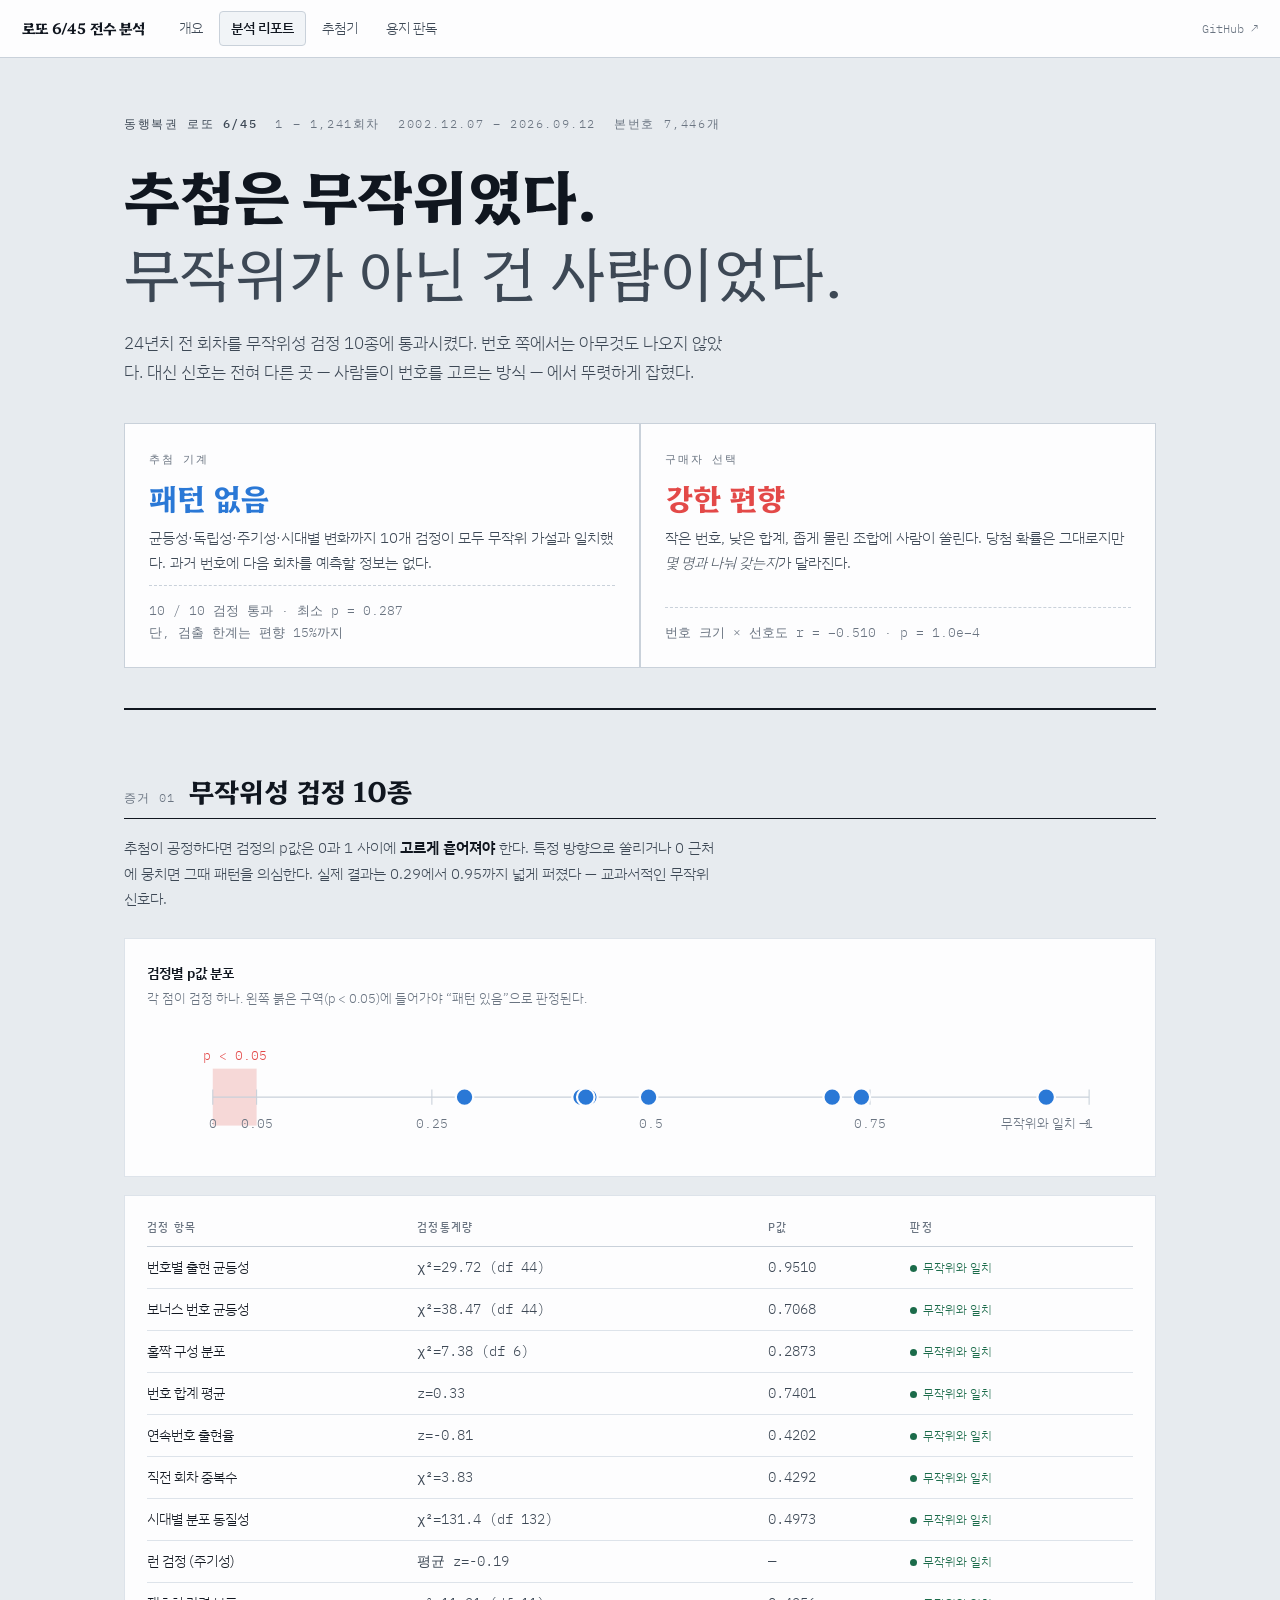
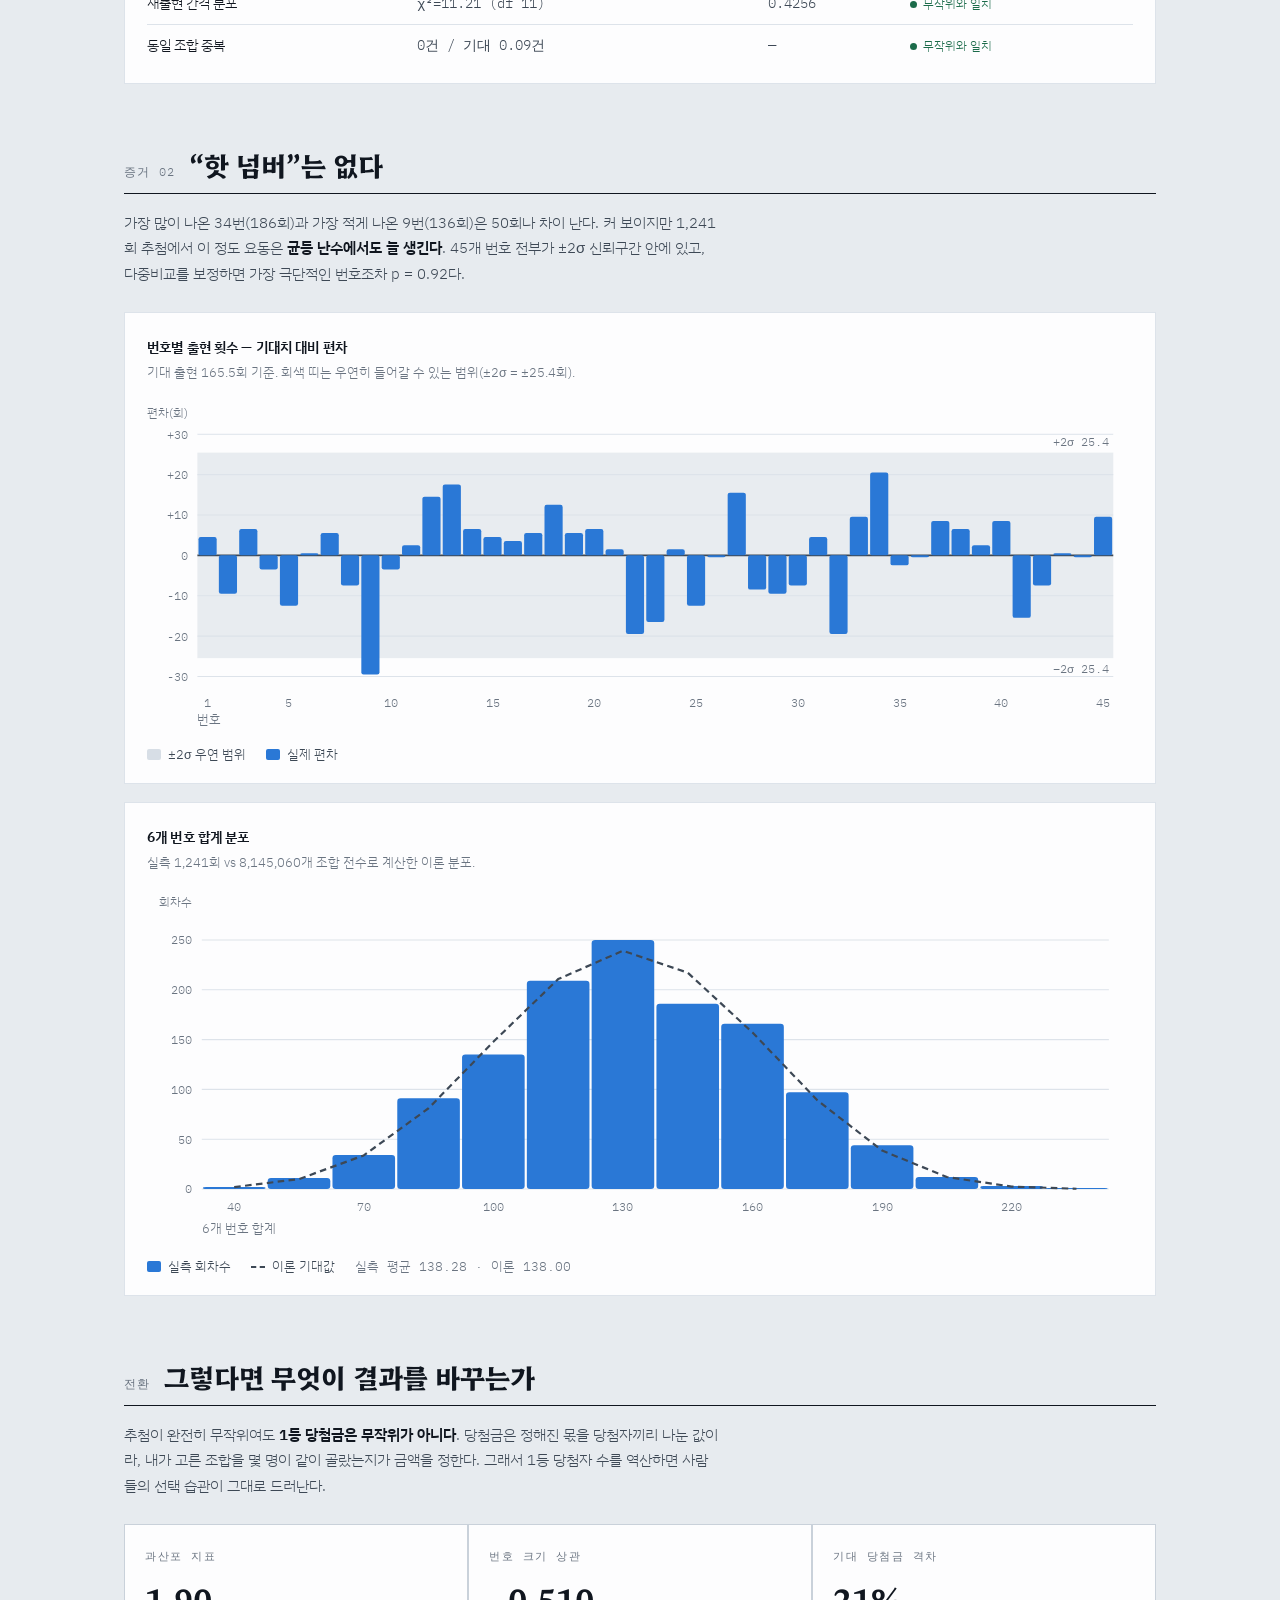
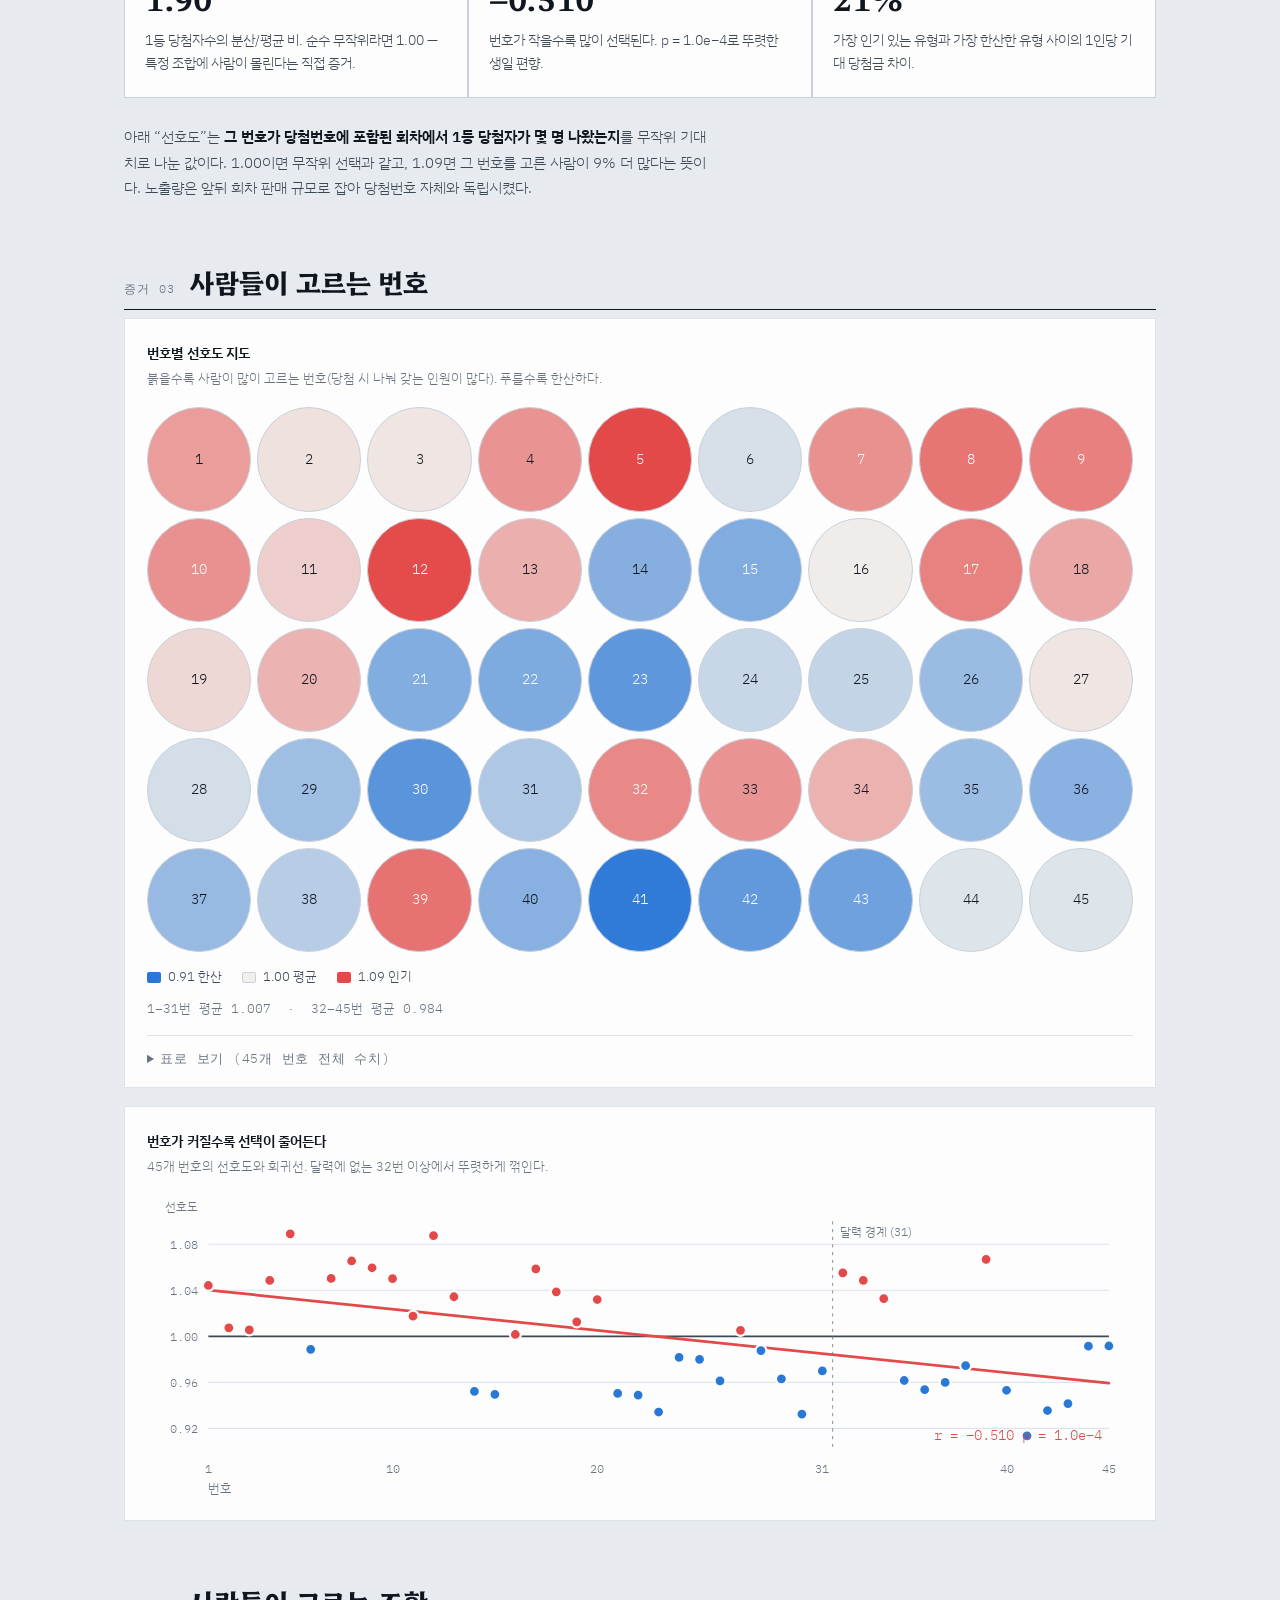
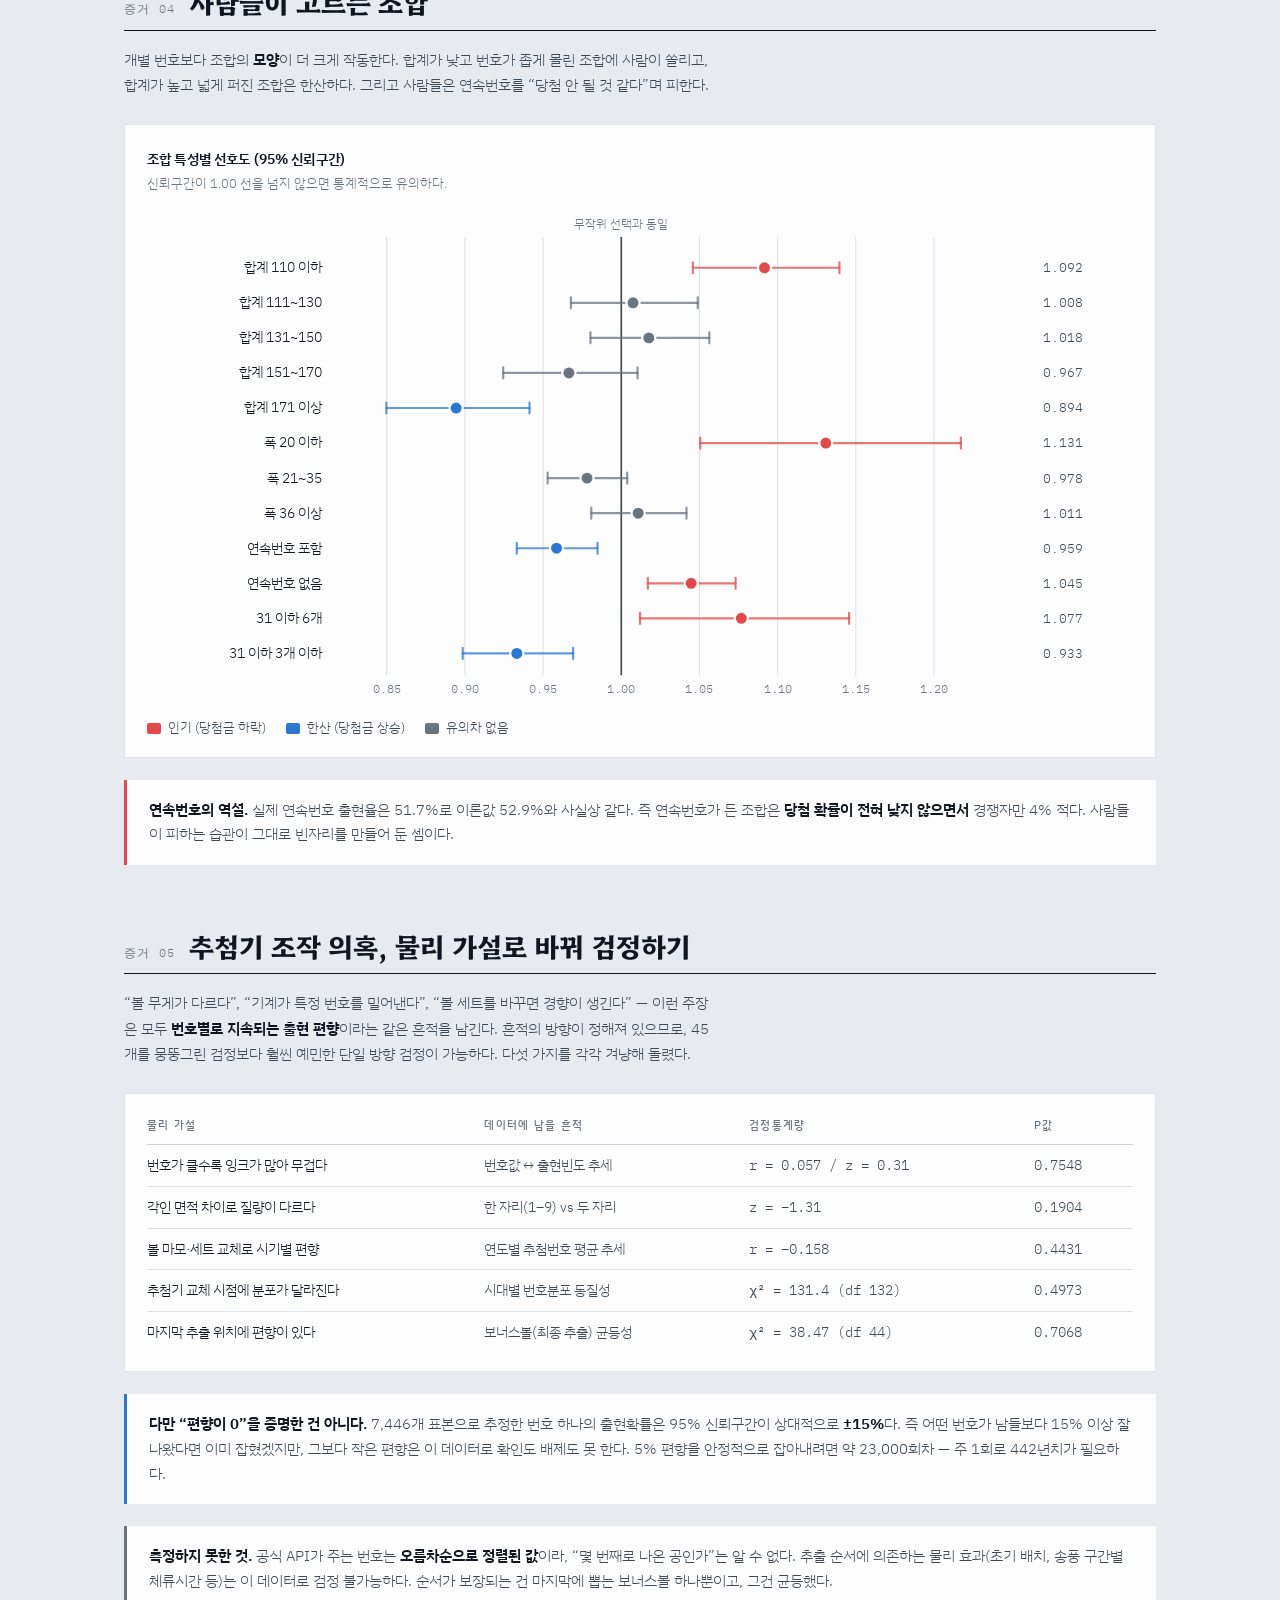
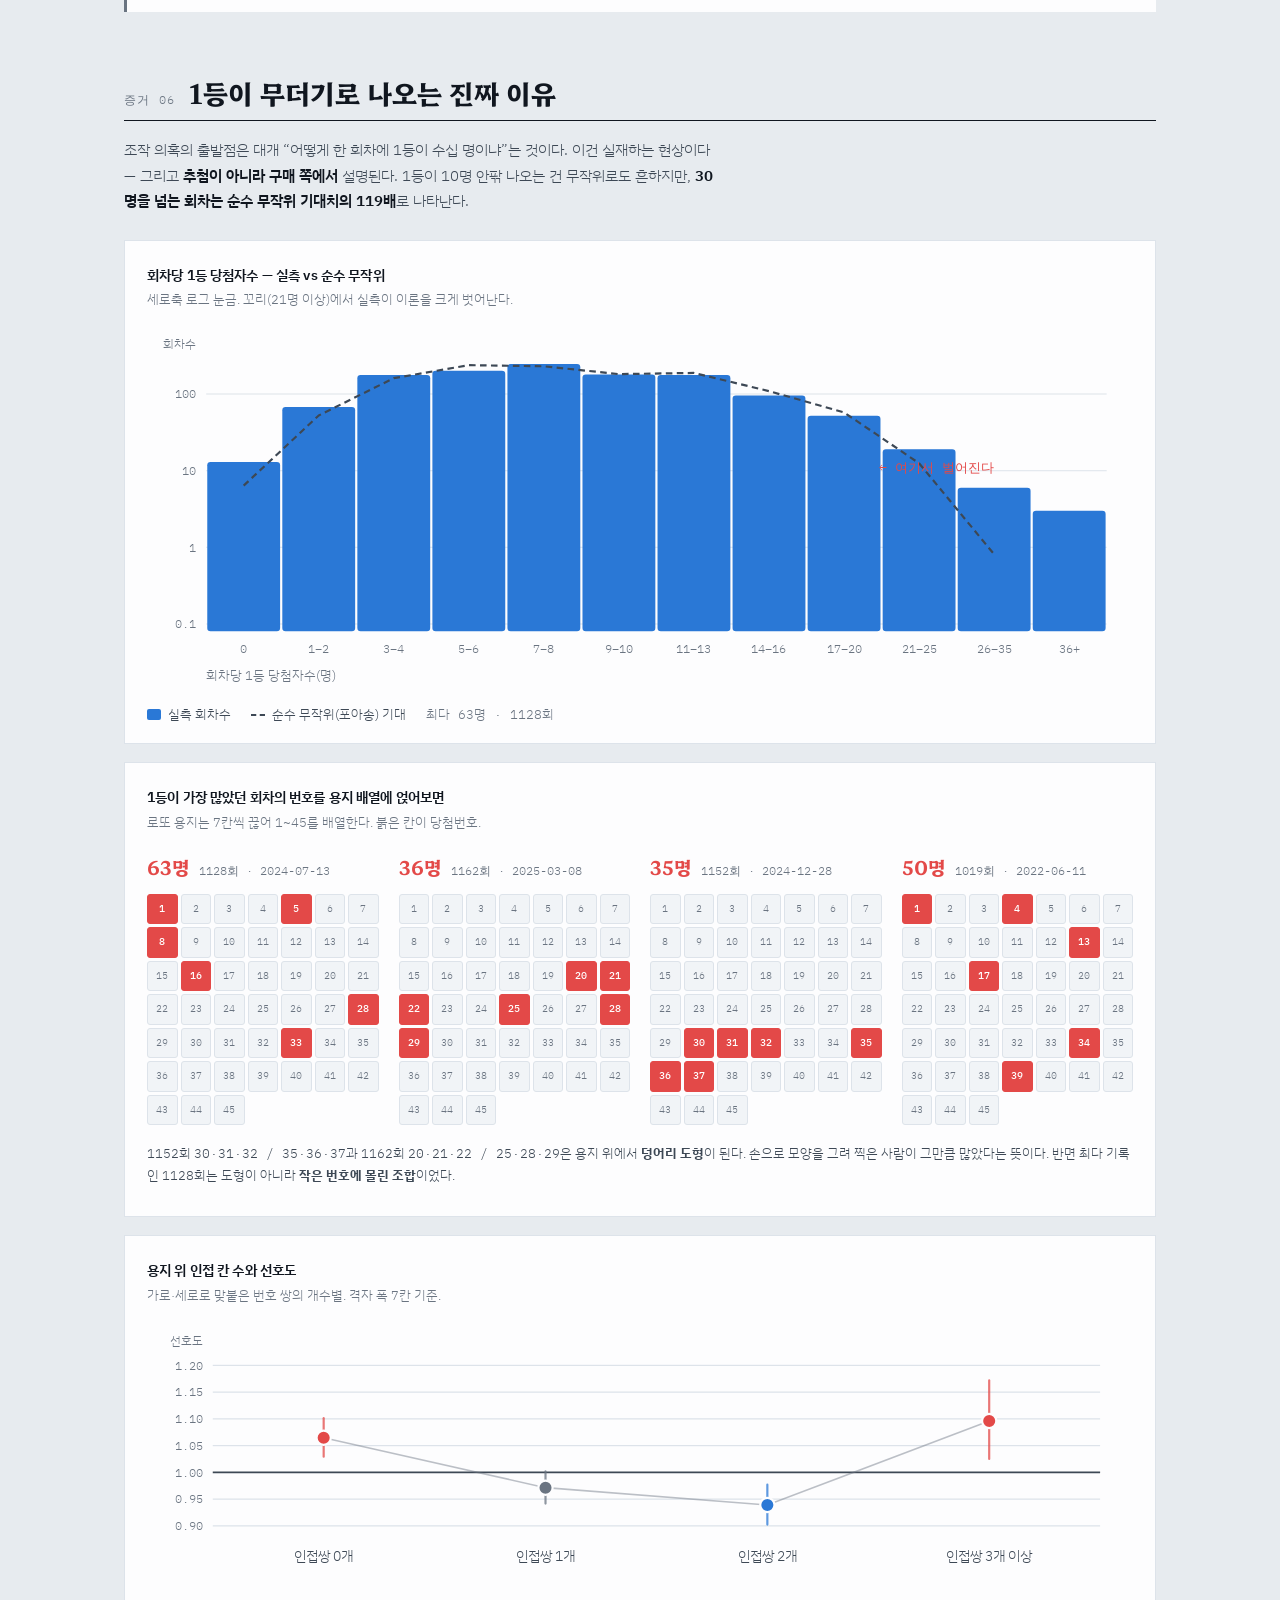
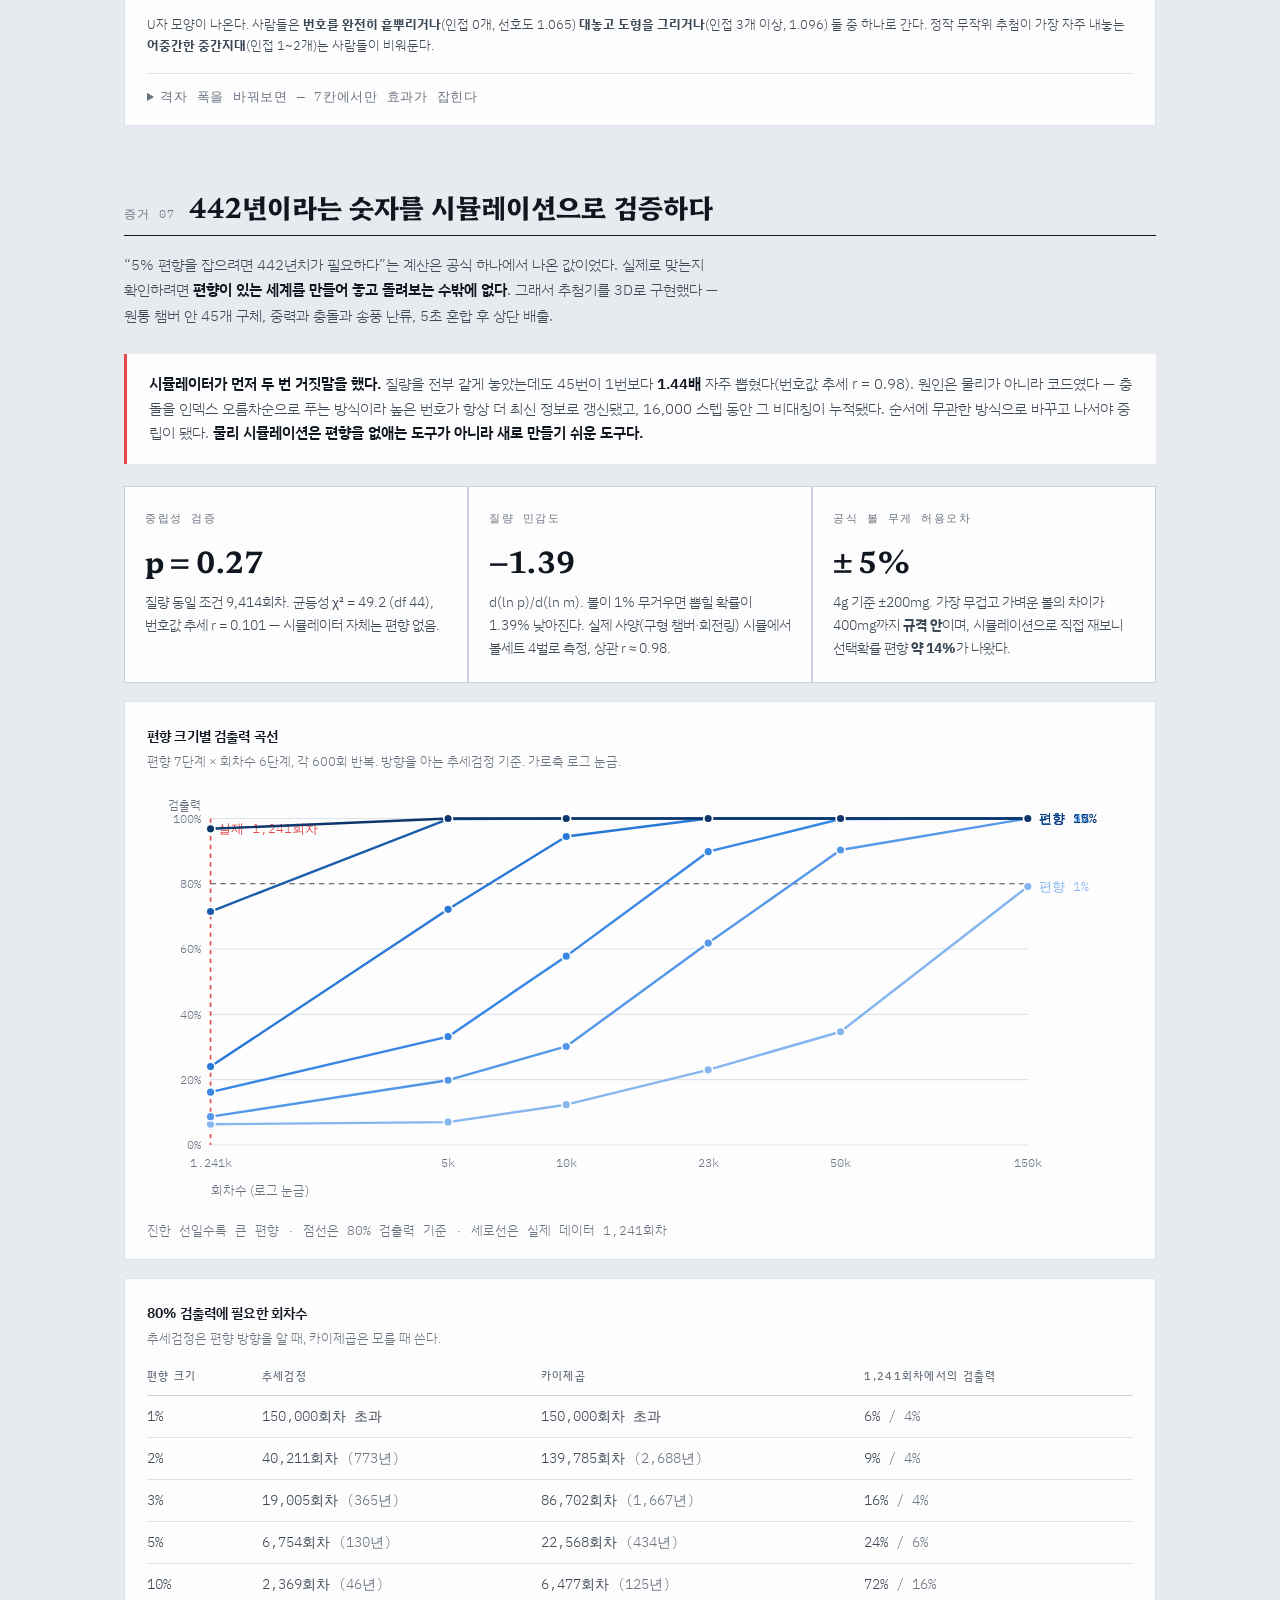
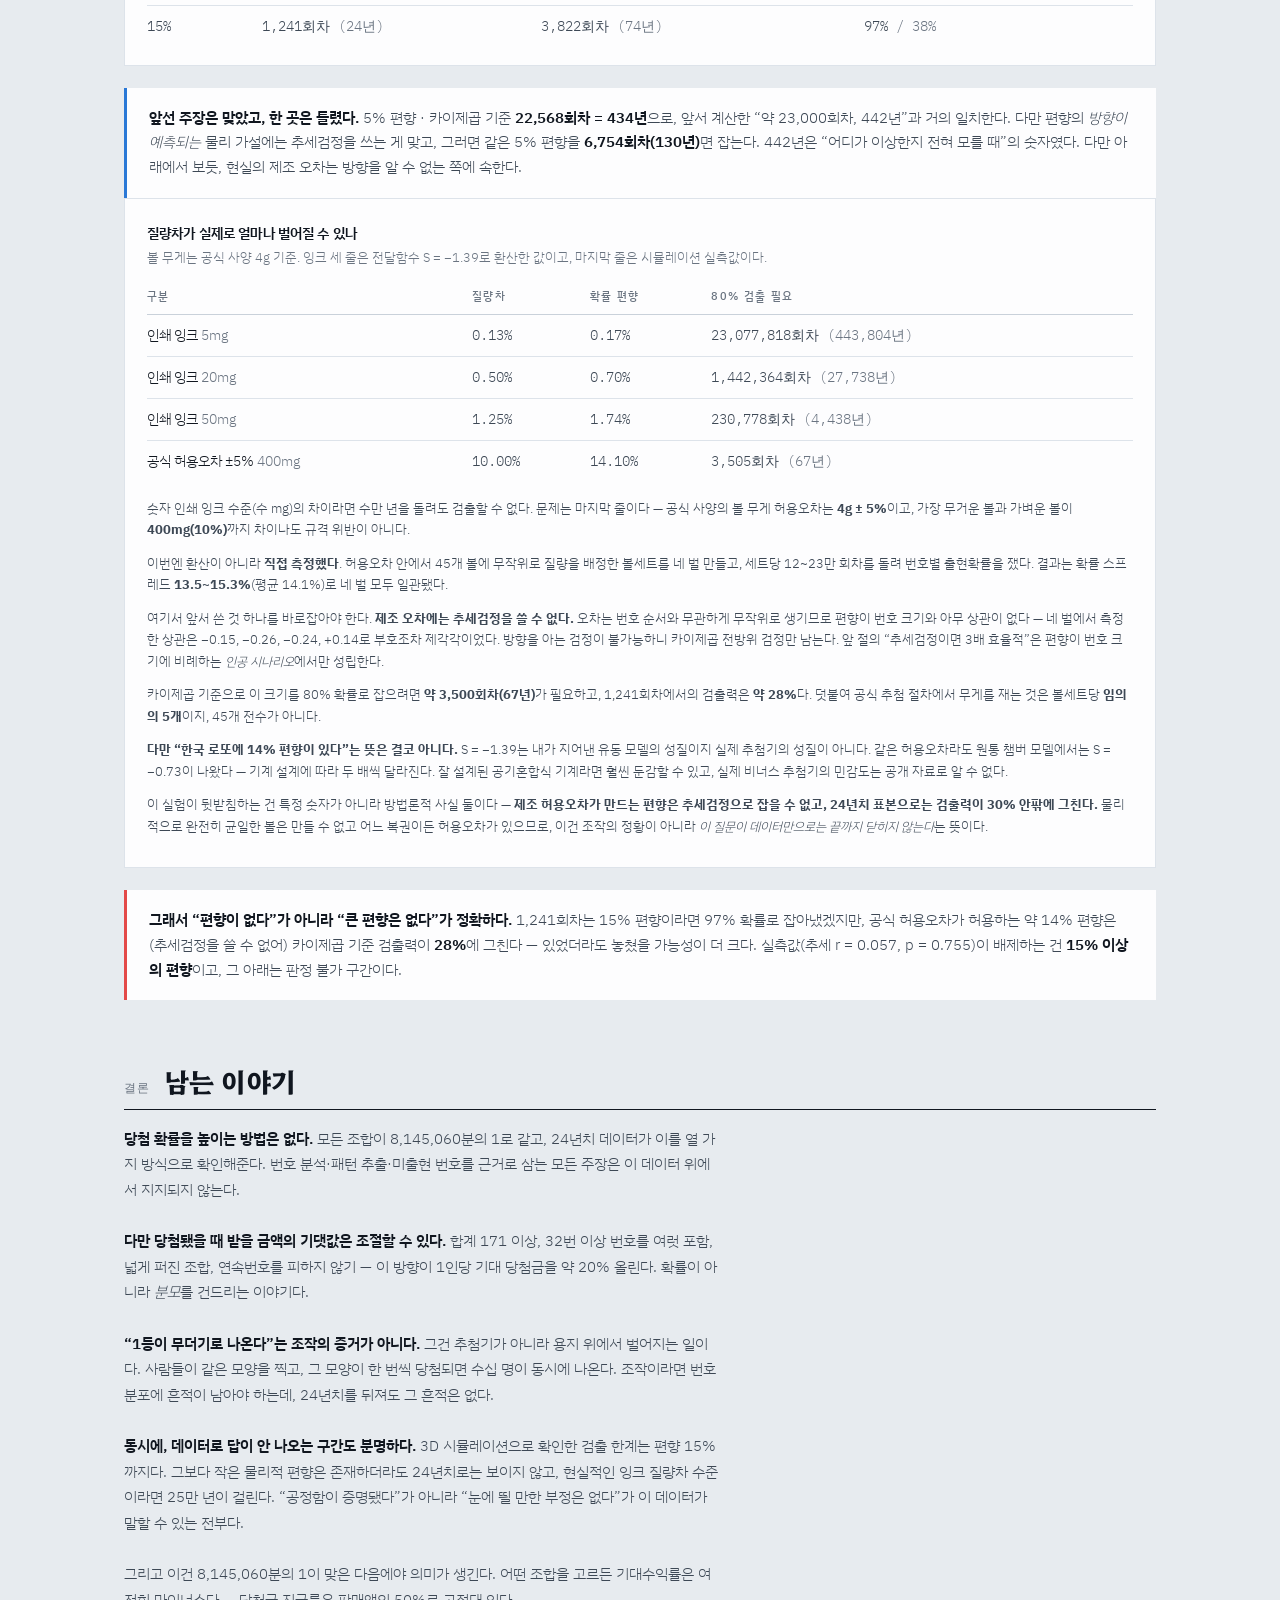
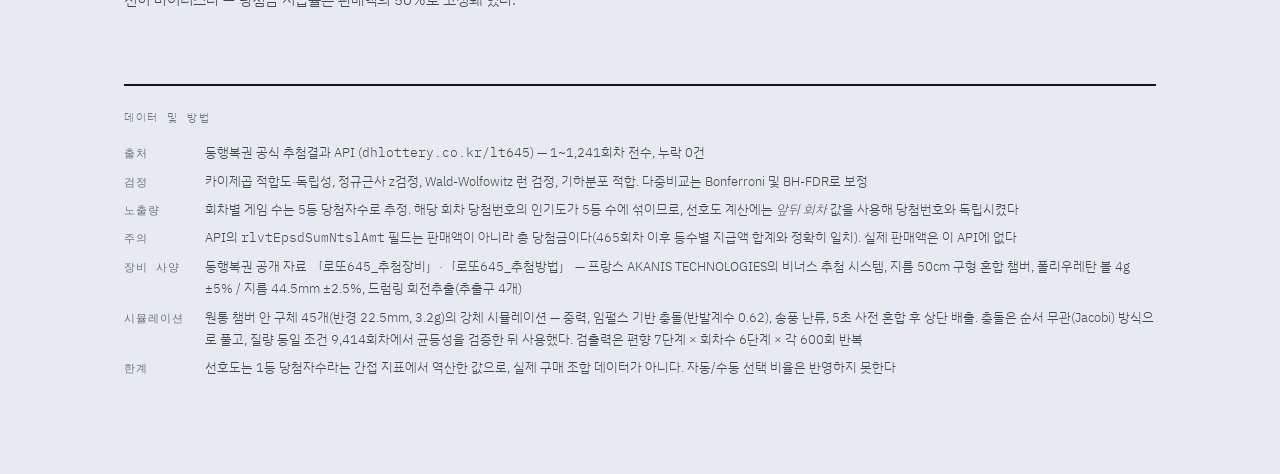
<file: report/index.html>
<!DOCTYPE html>
<html lang="ko">
<head>
<meta charset="utf-8">
<meta name="viewport" content="width=device-width, initial-scale=1">
<meta name="description" content="동행복권 로또 6/45 1~1241회차 전수 통계 분석 — 무작위성 검정 10종과 당첨금을 움직이는 구매자 선택 편향.">
<meta name="color-scheme" content="light dark">
<meta property="og:title" content="로또 1241회 전수 분석">
<meta property="og:description" content="24년치를 무작위성 검정 10종에 통과시켰다. 번호 쪽에서는 아무것도 나오지 않았다.">
<style>
  html{color-scheme:light dark}
  body{margin:0;font:14px/1.5 system-ui,sans-serif}
  img{max-width:100%}
  [hidden]{display:none!important}
</style>
<title>로또 1241회 전수 분석</title>
<link rel="preconnect" href="https://fonts.googleapis.com">
<link rel="preconnect" href="https://fonts.gstatic.com" crossorigin>
<link rel="stylesheet" href="https://fonts.googleapis.com/css2?family=Hahmlet:wght@400;500;700&family=IBM+Plex+Sans+KR:wght@300;400;500;600&family=IBM+Plex+Mono:wght@400;500&display=swap">
<style>
:root{
  color-scheme: light;
  --paper:#E7EBEF; --surface:#FDFDFE; --surface-2:#F1F4F7; --sunken:#DEE3E9;
  --ink:#10161F; --ink-2:#3D4855; --ink-3:#6A7481; --rule:#C9D1DA; --rule-soft:#DDE3EA;
  --cool:#2a78d6; --cool-soft:#9ec5f4; --warm:#e34948; --warm-soft:#f0b3b2;
  --mid:#f0efec; --band:#D7DEE6;
  --ok:#1b6b4a;
  --grid-max:1080px;
}
@media (prefers-color-scheme: dark){
  :root:not([data-theme="light"]){
    color-scheme: dark;
    --paper:#0D1117; --surface:#161B22; --surface-2:#1C222B; --sunken:#10151C;
    --ink:#E7EDF3; --ink-2:#AAB6C3; --ink-3:#7B8797; --rule:#2C3440; --rule-soft:#232A34;
    --cool:#3987e5; --cool-soft:#1c5cab; --warm:#e66767; --warm-soft:#8c3a3a;
    --mid:#383835; --band:#242C36;
    --ok:#4cb98a;
  }
}
:root[data-theme="dark"]{
  color-scheme: dark;
  --paper:#0D1117; --surface:#161B22; --surface-2:#1C222B; --sunken:#10151C;
  --ink:#E7EDF3; --ink-2:#AAB6C3; --ink-3:#7B8797; --rule:#2C3440; --rule-soft:#232A34;
  --cool:#3987e5; --cool-soft:#1c5cab; --warm:#e66767; --warm-soft:#8c3a3a;
  --mid:#383835; --band:#242C36;
  --ok:#4cb98a;
}
*{box-sizing:border-box}
body{
  background:var(--paper); color:var(--ink);
  font-family:"IBM Plex Sans KR",-apple-system,"Malgun Gothic",sans-serif;
  font-weight:300; line-height:1.7; -webkit-font-smoothing:antialiased;
}
.wrap{max-width:var(--grid-max); margin:0 auto; padding:0 24px 96px}
h1,h2,h3{font-family:Hahmlet,"IBM Plex Sans KR",serif; font-weight:700; text-wrap:balance; line-height:1.28; margin:0}
.mono{font-family:"IBM Plex Mono","IBM Plex Sans KR",monospace; font-variant-numeric:tabular-nums}
.tnum{font-variant-numeric:tabular-nums}

/* ---------- masthead ---------- */
.masthead{padding:56px 0 28px; border-bottom:2px solid var(--ink)}
.slug{display:flex; flex-wrap:wrap; gap:8px 18px; align-items:baseline;
  font-family:"IBM Plex Mono",monospace; font-size:11.5px; letter-spacing:.14em;
  text-transform:uppercase; color:var(--ink-3); margin-bottom:22px}
.slug b{color:var(--ink-2); font-weight:500}
h1{font-size:clamp(34px,6.2vw,60px); letter-spacing:-.02em}
h1 .thin{font-weight:400; color:var(--ink-2)}
.standfirst{margin-top:20px; max-width:60ch; font-size:17px; color:var(--ink-2)}

/* ---------- verdict ---------- */
.verdict{display:grid; grid-template-columns:1fr 1fr; gap:2px; margin:36px 0 12px;
  background:var(--rule); border:1px solid var(--rule)}
.vcard{background:var(--surface); padding:26px 24px 24px; display:flex; flex-direction:column; gap:10px}
.vtag{font-family:"IBM Plex Mono",monospace; font-size:11px; letter-spacing:.16em; text-transform:uppercase; color:var(--ink-3)}
.vhead{font-family:Hahmlet,serif; font-size:clamp(22px,3.4vw,30px); font-weight:700; line-height:1.25}
.vcard.a .vhead{color:var(--cool)}
.vcard.b .vhead{color:var(--warm)}
.vbody{font-size:14.5px; color:var(--ink-2)}
.vstat{margin-top:auto; padding-top:14px; border-top:1px dashed var(--rule);
  font-family:"IBM Plex Mono",monospace; font-size:12.5px; color:var(--ink-3); font-variant-numeric:tabular-nums}

/* ---------- sections ---------- */
section{margin-top:64px}
.shead{display:flex; align-items:baseline; gap:14px; border-bottom:1px solid var(--ink); padding-bottom:10px; margin-bottom:8px}
.snum{font-family:"IBM Plex Mono",monospace; font-size:12px; letter-spacing:.1em; color:var(--ink-3); flex:none}
h2{font-size:clamp(20px,3vw,27px)}
.sdek{font-size:15px; color:var(--ink-2); max-width:66ch; margin:16px 0 26px}
.sdek strong{font-weight:600; color:var(--ink)}

.panel{background:var(--surface); border:1px solid var(--rule-soft); padding:22px 22px 18px}
.panel + .panel{margin-top:18px}
.ptitle{font-family:"IBM Plex Sans KR",sans-serif; font-weight:600; font-size:14px; letter-spacing:.01em}
.psub{font-size:12.5px; color:var(--ink-3); margin-top:3px}
.phead{margin-bottom:18px}

.scroller{overflow-x:auto}
svg{display:block; max-width:100%; height:auto}
.legend{display:flex; flex-wrap:wrap; gap:8px 20px; align-items:center; margin-top:14px;
  font-size:12.5px; color:var(--ink-2)}
.key{display:inline-flex; align-items:center; gap:7px}
.sw{width:14px; height:11px; border-radius:2px; flex:none}
.sw.line{height:0; border-top:2px dashed var(--ink-2); border-radius:0}

/* ---------- tests table ---------- */
table{border-collapse:collapse; width:100%; font-size:13.5px}
th{text-align:left; font-weight:500; font-size:11px; letter-spacing:.12em; text-transform:uppercase;
  color:var(--ink-3); padding:0 12px 9px 0; border-bottom:1px solid var(--rule); white-space:nowrap}
td{padding:9px 12px 9px 0; border-bottom:1px solid var(--rule-soft); vertical-align:baseline}
td.n{font-family:"IBM Plex Mono",monospace; font-variant-numeric:tabular-nums; color:var(--ink-2); white-space:nowrap}
tr:last-child td{border-bottom:none}
.pass{display:inline-flex; align-items:center; gap:6px; font-size:12px; color:var(--ok); white-space:nowrap}
.pass::before{content:""; width:7px; height:7px; border-radius:50%; background:var(--ok); flex:none}

/* ---------- OMR grid ---------- */
.omr{display:grid; grid-template-columns:repeat(9,1fr); gap:6px; margin-top:4px}
.cell{position:relative; aspect-ratio:1/1; border-radius:50%; display:grid; place-items:center;
  font-family:"IBM Plex Mono",monospace; font-size:14px; font-variant-numeric:tabular-nums;
  border:1px solid var(--rule); cursor:default; transition:transform .12s ease}
.cell:hover{transform:scale(1.09); z-index:3}
.cell .lab{position:relative; z-index:2}

/* ---------- forest ---------- */
.fwrap{margin-top:6px}

/* ---------- mini slip grids ---------- */
.slips{display:grid; grid-template-columns:repeat(auto-fit,minmax(190px,1fr)); gap:20px; margin-top:6px}
.slip{display:flex; flex-direction:column; gap:10px}
.sliphd{display:flex; align-items:baseline; gap:9px; flex-wrap:wrap}
.sliphd .d{font-family:"IBM Plex Mono",monospace; font-size:12px; color:var(--ink-3)}
.sliphd .w{font-family:Hahmlet,serif; font-weight:700; font-size:19px; color:var(--warm)}
.sgrid{display:grid; grid-template-columns:repeat(7,1fr); gap:3px}
.sgrid i{aspect-ratio:1/1; border-radius:3px; background:var(--surface-2); border:1px solid var(--rule-soft);
  display:grid; place-items:center; font-family:"IBM Plex Mono",monospace; font-size:9.5px;
  font-style:normal; color:var(--ink-3); font-variant-numeric:tabular-nums}
.sgrid i.on{background:var(--warm); border-color:var(--warm); color:#fff; font-weight:500}
.sgrid i.pad{background:transparent; border-color:transparent}
.slipnote{font-size:12.5px; color:var(--ink-2)}

/* ---------- takeaways ---------- */
.take{display:grid; grid-template-columns:repeat(3,1fr); gap:2px; background:var(--rule); border:1px solid var(--rule)}
.tk{background:var(--surface); padding:22px 20px}
.tk .k{font-family:"IBM Plex Mono",monospace; font-size:11px; letter-spacing:.14em; text-transform:uppercase; color:var(--ink-3)}
.tk .v{font-family:Hahmlet,serif; font-size:29px; font-weight:700; margin:8px 0 6px; letter-spacing:-.01em}
.tk .d{font-size:13.5px; color:var(--ink-2)}

.callout{border-left:3px solid var(--warm); background:var(--surface); padding:18px 22px; margin-top:22px; font-size:14.5px; color:var(--ink-2)}
.callout b{color:var(--ink); font-weight:600}

details{margin-top:16px; border-top:1px solid var(--rule-soft); padding-top:12px}
summary{cursor:pointer; font-size:12.5px; color:var(--ink-3); font-family:"IBM Plex Mono",monospace; letter-spacing:.06em}
summary:focus-visible{outline:2px solid var(--cool); outline-offset:3px}
details table{margin-top:14px}

footer{margin-top:72px; padding-top:22px; border-top:2px solid var(--ink); font-size:13px; color:var(--ink-3)}
footer dl{display:grid; grid-template-columns:max-content 1fr; gap:6px 20px; margin:14px 0 0}
footer dt{font-family:"IBM Plex Mono",monospace; font-size:11px; letter-spacing:.1em; text-transform:uppercase; padding-top:3px}
footer dd{margin:0; color:var(--ink-2)}

/* tooltip */
#tip{position:fixed; pointer-events:none; z-index:50; opacity:0; transition:opacity .1s;
  background:var(--ink); color:var(--paper); padding:8px 11px; border-radius:5px;
  font-family:"IBM Plex Mono",monospace; font-size:12px; line-height:1.5; white-space:nowrap;
  box-shadow:0 6px 20px rgba(0,0,0,.22)}
#tip.on{opacity:1}

@media (max-width:760px){
  .verdict{grid-template-columns:1fr}
  .take{grid-template-columns:1fr}
  .omr{grid-template-columns:repeat(5,1fr)}
}
@media (prefers-reduced-motion:reduce){*{transition:none!important}}
</style>

<style data-nav>
/* 사이트 공통 내비게이션 — 각 페이지가 정의한 테마 토큰(--ink, --paper …)을 그대로 쓴다 */
.sitenav{
  position:sticky; top:0; z-index:40;
  display:flex; align-items:center; gap:18px; flex-wrap:wrap;
  padding:11px 22px;
  background:var(--surface); border-bottom:1px solid var(--rule);
  font-family:"IBM Plex Sans KR",-apple-system,"Malgun Gothic",sans-serif;
  font-weight:300;
  -webkit-backdrop-filter:saturate(180%) blur(8px); backdrop-filter:saturate(180%) blur(8px);
}
.sitenav .brand{
  font-family:Hahmlet,"IBM Plex Sans KR",serif; font-weight:700; font-size:14.5px;
  color:var(--ink); text-decoration:none; letter-spacing:-.01em; margin-right:4px;
  white-space:nowrap;
}
.sitenav .brand:hover{opacity:.75}
.sitenav ul{display:flex; gap:4px; list-style:none; margin:0; padding:0; flex-wrap:wrap}
.sitenav a.nl{
  display:inline-block; padding:5px 11px; border-radius:4px;
  font-size:13.5px; color:var(--ink-2); text-decoration:none;
  border:1px solid transparent; white-space:nowrap;
}
.sitenav a.nl:hover{background:var(--surface-2); color:var(--ink)}
.sitenav a.nl[aria-current="page"]{
  color:var(--ink); font-weight:500;
  background:var(--surface-2); border-color:var(--rule);
}
.sitenav .spacer{flex:1 1 auto}
.sitenav .src{
  font-family:"IBM Plex Mono",monospace; font-size:11.5px; color:var(--ink-3);
  text-decoration:none; white-space:nowrap;
}
.sitenav .src:hover{color:var(--ink-2); text-decoration:underline}
.sitenav a:focus-visible{outline:2px solid var(--cool); outline-offset:2px}

@media (max-width:620px){
  .sitenav{gap:10px; padding:9px 16px}
  .sitenav .src{display:none}
  .sitenav a.nl{padding:5px 9px; font-size:13px}
}
@media (prefers-reduced-motion:reduce){ .sitenav{transition:none} }
</style>
</head>
<body>
<nav class="sitenav" aria-label="사이트 메뉴">
  <a class="brand" href="../">로또 6/45 전수 분석</a>
  <ul>
    <li><a class="nl" href="../">개요</a></li>
    <li><a class="nl" href="../report/" aria-current="page">분석 리포트</a></li>
    <li><a class="nl" href="../picker/">추첨기</a></li>
    <li><a class="nl" href="../scan/">용지 판독</a></li>
  </ul>
  <span class="spacer"></span>
  <a class="src" href="https://github.com/jyseok0311/lotto-645-analysis" rel="noopener">GitHub ↗</a>
</nav>
<div class="wrap">

<header class="masthead">
  <div class="slug">
    <b>동행복권 로또 6/45</b>
    <span>1 – 1,241회차</span>
    <span>2002.12.07 – 2026.09.12</span>
    <span>본번호 7,446개</span>
  </div>
  <h1>추첨은 무작위였다.<br><span class="thin">무작위가 아닌 건 사람이었다.</span></h1>
  <p class="standfirst">24년치 전 회차를 무작위성 검정 10종에 통과시켰다. 번호 쪽에서는 아무것도 나오지 않았다. 대신 신호는 전혀 다른 곳 &mdash; 사람들이 번호를 고르는 방식 &mdash; 에서 뚜렷하게 잡혔다.</p>

  <div class="verdict">
    <div class="vcard a">
      <div class="vtag">추첨 기계</div>
      <div class="vhead">패턴 없음</div>
      <div class="vbody">균등성·독립성·주기성·시대별 변화까지 10개 검정이 모두 무작위 가설과 일치했다. 과거 번호에 다음 회차를 예측할 정보는 없다.</div>
      <div class="vstat">10 / 10 검정 통과 · 최소 p = 0.287<br>단, 검출 한계는 편향 15%까지</div>
    </div>
    <div class="vcard b">
      <div class="vtag">구매자 선택</div>
      <div class="vhead">강한 편향</div>
      <div class="vbody">작은 번호, 낮은 합계, 좁게 몰린 조합에 사람이 쏠린다. 당첨 확률은 그대로지만 <em>몇 명과 나눠 갖는지</em>가 달라진다.</div>
      <div class="vstat">번호 크기 × 선호도 r = −0.510 · p = 1.0e−4</div>
    </div>
  </div>
</header>

<section>
  <div class="shead"><span class="snum">증거 01</span><h2>무작위성 검정 10종</h2></div>
  <p class="sdek">추첨이 공정하다면 검정의 p값은 0과 1 사이에 <strong>고르게 흩어져야</strong> 한다. 특정 방향으로 쏠리거나 0 근처에 뭉치면 그때 패턴을 의심한다. 실제 결과는 0.29에서 0.95까지 넓게 퍼졌다 &mdash; 교과서적인 무작위 신호다.</p>

  <div class="panel">
    <div class="phead">
      <div class="ptitle">검정별 p값 분포</div>
      <div class="psub">각 점이 검정 하나. 왼쪽 붉은 구역(p &lt; 0.05)에 들어가야 &ldquo;패턴 있음&rdquo;으로 판정된다.</div>
    </div>
    <div class="scroller"><svg id="pstrip" viewBox="0 0 900 120" role="img" aria-label="10개 검정의 p값 분포. 모두 0.28 이상으로 유의수준 0.05를 크게 벗어나 있다."></svg></div>
  </div>

  <div class="panel">
    <table>
      <thead><tr><th>검정 항목</th><th>검정통계량</th><th>p값</th><th>판정</th></tr></thead>
      <tbody id="ttbody"></tbody>
    </table>
  </div>
</section>

<section>
  <div class="shead"><span class="snum">증거 02</span><h2>&ldquo;핫 넘버&rdquo;는 없다</h2></div>
  <p class="sdek">가장 많이 나온 34번(186회)과 가장 적게 나온 9번(136회)은 50회나 차이 난다. 커 보이지만 1,241회 추첨에서 이 정도 요동은 <strong>균등 난수에서도 늘 생긴다</strong>. 45개 번호 전부가 ±2σ 신뢰구간 안에 있고, 다중비교를 보정하면 가장 극단적인 번호조차 p = 0.92다.</p>

  <div class="panel">
    <div class="phead">
      <div class="ptitle">번호별 출현 횟수 &mdash; 기대치 대비 편차</div>
      <div class="psub">기대 출현 165.5회 기준. 회색 띠는 우연히 들어갈 수 있는 범위(±2σ = ±25.4회).</div>
    </div>
    <div class="scroller"><svg id="devchart" viewBox="0 0 900 300" role="img" aria-label="45개 번호의 기대치 대비 출현 편차 막대그래프. 모든 막대가 플러스마이너스 2시그마 범위 안에 있다."></svg></div>
    <div class="legend">
      <span class="key"><span class="sw" style="background:var(--band)"></span>±2σ 우연 범위</span>
      <span class="key"><span class="sw" style="background:var(--cool)"></span>실제 편차</span>
    </div>
  </div>

  <div class="panel">
    <div class="phead">
      <div class="ptitle">6개 번호 합계 분포</div>
      <div class="psub">실측 1,241회 vs 8,145,060개 조합 전수로 계산한 이론 분포.</div>
    </div>
    <div class="scroller"><svg id="sumchart" viewBox="0 0 900 320" role="img" aria-label="번호 합계의 실측 분포와 이론 분포 비교. 두 분포가 거의 겹친다."></svg></div>
    <div class="legend">
      <span class="key"><span class="sw" style="background:var(--cool)"></span>실측 회차수</span>
      <span class="key"><span class="sw line"></span>이론 기대값</span>
      <span class="key mono" style="color:var(--ink-3)">실측 평균 138.28 · 이론 138.00</span>
    </div>
  </div>
</section>

<section>
  <div class="shead"><span class="snum">전환</span><h2>그렇다면 무엇이 결과를 바꾸는가</h2></div>
  <p class="sdek">추첨이 완전히 무작위여도 <strong>1등 당첨금은 무작위가 아니다</strong>. 당첨금은 정해진 몫을 당첨자끼리 나눈 값이라, 내가 고른 조합을 몇 명이 같이 골랐는지가 금액을 정한다. 그래서 1등 당첨자 수를 역산하면 사람들의 선택 습관이 그대로 드러난다.</p>

  <div class="take">
    <div class="tk"><div class="k">과산포 지표</div><div class="v tnum">1.90</div><div class="d">1등 당첨자수의 분산/평균 비. 순수 무작위라면 1.00 &mdash; 특정 조합에 사람이 몰린다는 직접 증거.</div></div>
    <div class="tk"><div class="k">번호 크기 상관</div><div class="v tnum">−0.510</div><div class="d">번호가 작을수록 많이 선택된다. p = 1.0e−4로 뚜렷한 생일 편향.</div></div>
    <div class="tk"><div class="k">기대 당첨금 격차</div><div class="v tnum">21%</div><div class="d">가장 인기 있는 유형과 가장 한산한 유형 사이의 1인당 기대 당첨금 차이.</div></div>
  </div>

  <p class="sdek" style="margin-top:26px">아래 &ldquo;선호도&rdquo;는 <strong>그 번호가 당첨번호에 포함된 회차에서 1등 당첨자가 몇 명 나왔는지</strong>를 무작위 기대치로 나눈 값이다. 1.00이면 무작위 선택과 같고, 1.09면 그 번호를 고른 사람이 9% 더 많다는 뜻이다. 노출량은 앞뒤 회차 판매 규모로 잡아 당첨번호 자체와 독립시켰다.</p>
</section>

<section>
  <div class="shead"><span class="snum">증거 03</span><h2>사람들이 고르는 번호</h2></div>

  <div class="panel">
    <div class="phead">
      <div class="ptitle">번호별 선호도 지도</div>
      <div class="psub">붉을수록 사람이 많이 고르는 번호(당첨 시 나눠 갖는 인원이 많다). 푸를수록 한산하다.</div>
    </div>
    <div class="omr" id="omr"></div>
    <div class="legend">
      <span class="key"><span class="sw" style="background:var(--cool)"></span>0.91 한산</span>
      <span class="key"><span class="sw" style="background:var(--mid);border:1px solid var(--rule)"></span>1.00 평균</span>
      <span class="key"><span class="sw" style="background:var(--warm)"></span>1.09 인기</span>
    </div>
    <div class="legend" style="margin-top:10px">
      <span class="key mono" style="color:var(--ink-3)">1–31번 평균 1.007 &nbsp;·&nbsp; 32–45번 평균 0.984</span>
    </div>
    <details>
      <summary>표로 보기 (45개 번호 전체 수치)</summary>
      <div class="scroller"><table><thead><tr><th>번호</th><th>출현</th><th>선호도</th><th>95% 신뢰구간</th></tr></thead><tbody id="numtable"></tbody></table></div>
    </details>
  </div>

  <div class="panel">
    <div class="phead">
      <div class="ptitle">번호가 커질수록 선택이 줄어든다</div>
      <div class="psub">45개 번호의 선호도와 회귀선. 달력에 없는 32번 이상에서 뚜렷하게 꺾인다.</div>
    </div>
    <div class="scroller"><svg id="scatter" viewBox="0 0 900 280" role="img" aria-label="번호값과 선호도의 산점도 및 하향 회귀선. 상관계수 마이너스 0.510."></svg></div>
  </div>
</section>

<section>
  <div class="shead"><span class="snum">증거 04</span><h2>사람들이 고르는 조합</h2></div>
  <p class="sdek">개별 번호보다 조합의 <strong>모양</strong>이 더 크게 작동한다. 합계가 낮고 번호가 좁게 몰린 조합에 사람이 쏠리고, 합계가 높고 넓게 퍼진 조합은 한산하다. 그리고 사람들은 연속번호를 &ldquo;당첨 안 될 것 같다&rdquo;며 피한다.</p>

  <div class="panel">
    <div class="phead">
      <div class="ptitle">조합 특성별 선호도 (95% 신뢰구간)</div>
      <div class="psub">신뢰구간이 1.00 선을 넘지 않으면 통계적으로 유의하다.</div>
    </div>
    <div class="scroller"><svg id="forest" viewBox="0 0 900 470" role="img" aria-label="조합 특성 12종의 선호도와 95퍼센트 신뢰구간 포레스트 플롯."></svg></div>
    <div class="legend">
      <span class="key"><span class="sw" style="background:var(--warm)"></span>인기 (당첨금 하락)</span>
      <span class="key"><span class="sw" style="background:var(--cool)"></span>한산 (당첨금 상승)</span>
      <span class="key"><span class="sw" style="background:var(--ink-3)"></span>유의차 없음</span>
    </div>
  </div>

  <div class="callout">
    <b>연속번호의 역설.</b> 실제 연속번호 출현율은 51.7%로 이론값 52.9%와 사실상 같다. 즉 연속번호가 든 조합은 <b>당첨 확률이 전혀 낮지 않으면서</b> 경쟁자만 4% 적다. 사람들이 피하는 습관이 그대로 빈자리를 만들어 둔 셈이다.
  </div>
</section>

<section>
  <div class="shead"><span class="snum">증거 05</span><h2>추첨기 조작 의혹, 물리 가설로 바꿔 검정하기</h2></div>
  <p class="sdek">&ldquo;볼 무게가 다르다&rdquo;, &ldquo;기계가 특정 번호를 밀어낸다&rdquo;, &ldquo;볼 세트를 바꾸면 경향이 생긴다&rdquo; &mdash; 이런 주장은 모두 <strong>번호별로 지속되는 출현 편향</strong>이라는 같은 흔적을 남긴다. 흔적의 방향이 정해져 있으므로, 45개를 뭉뚱그린 검정보다 훨씬 예민한 단일 방향 검정이 가능하다. 다섯 가지를 각각 겨냥해 돌렸다.</p>

  <div class="panel">
    <div class="scroller"><table>
      <thead><tr><th>물리 가설</th><th>데이터에 남을 흔적</th><th>검정통계량</th><th>p값</th></tr></thead>
      <tbody id="ptbody"></tbody>
    </table></div>
  </div>

  <div class="callout" style="border-left-color:var(--cool)">
    <b>다만 &ldquo;편향이 0&rdquo;을 증명한 건 아니다.</b> 7,446개 표본으로 추정한 번호 하나의 출현확률은 95% 신뢰구간이 상대적으로 <b>±15%</b>다. 즉 어떤 번호가 남들보다 15% 이상 잘 나왔다면 이미 잡혔겠지만, 그보다 작은 편향은 이 데이터로 확인도 배제도 못 한다. 5% 편향을 안정적으로 잡아내려면 약 23,000회차 &mdash; 주 1회로 442년치가 필요하다.
  </div>

  <div class="callout" style="border-left-color:var(--ink-3)">
    <b>측정하지 못한 것.</b> 공식 API가 주는 번호는 <b>오름차순으로 정렬된 값</b>이라, &ldquo;몇 번째로 나온 공인가&rdquo;는 알 수 없다. 추출 순서에 의존하는 물리 효과(초기 배치, 송풍 구간별 체류시간 등)는 이 데이터로 검정 불가능하다. 순서가 보장되는 건 마지막에 뽑는 보너스볼 하나뿐이고, 그건 균등했다.
  </div>
</section>

<section>
  <div class="shead"><span class="snum">증거 06</span><h2>1등이 무더기로 나오는 진짜 이유</h2></div>
  <p class="sdek">조작 의혹의 출발점은 대개 &ldquo;어떻게 한 회차에 1등이 수십 명이냐&rdquo;는 것이다. 이건 실재하는 현상이다 &mdash; 그리고 <strong>추첨이 아니라 구매 쪽에서</strong> 설명된다. 1등이 10명 안팎 나오는 건 무작위로도 흔하지만, <strong>30명을 넘는 회차는 순수 무작위 기대치의 119배</strong>로 나타난다.</p>

  <div class="panel">
    <div class="phead">
      <div class="ptitle">회차당 1등 당첨자수 &mdash; 실측 vs 순수 무작위</div>
      <div class="psub">세로축 로그 눈금. 꼬리(21명 이상)에서 실측이 이론을 크게 벗어난다.</div>
    </div>
    <div class="scroller"><svg id="wdist" viewBox="0 0 900 330" role="img" aria-label="회차당 1등 당첨자수 분포. 21명 이상 구간에서 실측 막대가 포아송 기대선을 크게 웃돈다."></svg></div>
    <div class="legend">
      <span class="key"><span class="sw" style="background:var(--cool)"></span>실측 회차수</span>
      <span class="key"><span class="sw line"></span>순수 무작위(포아송) 기대</span>
      <span class="key mono" style="color:var(--ink-3)">최다 63명 · 1128회</span>
    </div>
  </div>

  <div class="panel">
    <div class="phead">
      <div class="ptitle">1등이 가장 많았던 회차의 번호를 용지 배열에 얹어보면</div>
      <div class="psub">로또 용지는 7칸씩 끊어 1~45를 배열한다. 붉은 칸이 당첨번호.</div>
    </div>
    <div class="slips" id="slips"></div>
    <p class="slipnote" style="margin-top:18px">1152회 <span class="mono">30·31·32 / 35·36·37</span>과 1162회 <span class="mono">20·21·22 / 25·28·29</span>은 용지 위에서 <strong>덩어리 도형</strong>이 된다. 손으로 모양을 그려 찍은 사람이 그만큼 많았다는 뜻이다. 반면 최다 기록인 1128회는 도형이 아니라 <strong>작은 번호에 몰린 조합</strong>이었다.</p>
  </div>

  <div class="panel">
    <div class="phead">
      <div class="ptitle">용지 위 인접 칸 수와 선호도</div>
      <div class="psub">가로·세로로 맞붙은 번호 쌍의 개수별. 격자 폭 7칸 기준.</div>
    </div>
    <div class="scroller"><svg id="slipchart" viewBox="0 0 900 250" role="img" aria-label="용지 인접쌍 개수별 선호도. 0개와 3개 이상에서 선호도가 높고 1~2개에서 낮은 U자 형태."></svg></div>
    <p class="slipnote" style="margin-top:16px">U자 모양이 나온다. 사람들은 <strong>번호를 완전히 흩뿌리거나</strong>(인접 0개, 선호도 1.065) <strong>대놓고 도형을 그리거나</strong>(인접 3개 이상, 1.096) 둘 중 하나로 간다. 정작 무작위 추첨이 가장 자주 내놓는 <strong>어중간한 중간지대</strong>(인접 1~2개)는 사람들이 비워둔다.</p>
    <details>
      <summary>격자 폭을 바꿔보면 — 7칸에서만 효과가 잡힌다</summary>
      <div class="scroller"><table><thead><tr><th>가정한 격자 폭</th><th>인접 3개 이상 회차</th><th>선호도</th><th>p값</th></tr></thead><tbody id="wtable"></tbody></table></div>
      <p class="slipnote" style="margin-top:12px">실제 용지 배열인 7칸에서만 유의하게 잡히고 5·6·9칸에서는 사라진다. 이 효과가 &ldquo;숫자&rdquo;가 아니라 <strong>종이 위 공간 배치</strong>에서 온다는 방증이다. 다만 네 가지 폭을 함께 검정했으므로 다중비교를 감안하면 보정 p는 약 0.03 수준이다.</p>
    </details>
  </div>
</section>

<section>
  <div class="shead"><span class="snum">증거 07</span><h2>442년이라는 숫자를 시뮬레이션으로 검증하다</h2></div>
  <p class="sdek">&ldquo;5% 편향을 잡으려면 442년치가 필요하다&rdquo;는 계산은 공식 하나에서 나온 값이었다. 실제로 맞는지 확인하려면 <strong>편향이 있는 세계를 만들어 놓고 돌려보는 수밖에 없다</strong>. 그래서 추첨기를 3D로 구현했다 &mdash; 원통 챔버 안 45개 구체, 중력과 충돌과 송풍 난류, 5초 혼합 후 상단 배출.</p>

  <div class="callout" style="border-left-color:var(--warm)">
    <b>시뮬레이터가 먼저 두 번 거짓말을 했다.</b> 질량을 전부 같게 놓았는데도 45번이 1번보다 <b>1.44배</b> 자주 뽑혔다(번호값 추세 r = 0.98). 원인은 물리가 아니라 코드였다 &mdash; 충돌을 인덱스 오름차순으로 푸는 방식이라 높은 번호가 항상 더 최신 정보로 갱신됐고, 16,000 스텝 동안 그 비대칭이 누적됐다. 순서에 무관한 방식으로 바꾸고 나서야 중립이 됐다. <b>물리 시뮬레이션은 편향을 없애는 도구가 아니라 새로 만들기 쉬운 도구다.</b>
  </div>

  <div class="take" style="margin-top:22px">
    <div class="tk"><div class="k">중립성 검증</div><div class="v tnum">p = 0.27</div><div class="d">질량 동일 조건 9,414회차. 균등성 χ² = 49.2 (df 44), 번호값 추세 r = 0.101 &mdash; 시뮬레이터 자체는 편향 없음.</div></div>
    <div class="tk"><div class="k">질량 민감도</div><div class="v tnum">−1.39</div><div class="d">d(ln p)/d(ln m). 볼이 1% 무거우면 뽑힐 확률이 1.39% 낮아진다. 실제 사양(구형 챔버·회전링) 시뮬에서 볼세트 4벌로 측정, 상관 r ≈ 0.98.</div></div>
    <div class="tk"><div class="k">공식 볼 무게 허용오차</div><div class="v tnum">± 5%</div><div class="d">4g 기준 ±200mg. 가장 무겁고 가벼운 볼의 차이가 400mg까지 <b>규격 안</b>이며, 시뮬레이션으로 직접 재보니 선택확률 편향 <b>약 14%</b>가 나왔다.</div></div>
  </div>

  <div class="panel" style="margin-top:18px">
    <div class="phead">
      <div class="ptitle">편향 크기별 검출력 곡선</div>
      <div class="psub">편향 7단계 × 회차수 6단계, 각 600회 반복. 방향을 아는 추세검정 기준. 가로축 로그 눈금.</div>
    </div>
    <div class="scroller"><svg id="powchart" viewBox="0 0 900 380" role="img" aria-label="편향 크기별 검출력 곡선. 편향이 작을수록 80퍼센트 검출력에 필요한 회차수가 급격히 늘어난다."></svg></div>
    <div class="legend">
      <span class="key mono" style="color:var(--ink-3)">진한 선일수록 큰 편향 · 점선은 80% 검출력 기준 · 세로선은 실제 데이터 1,241회차</span>
    </div>
  </div>

  <div class="panel">
    <div class="phead">
      <div class="ptitle">80% 검출력에 필요한 회차수</div>
      <div class="psub">추세검정은 편향 방향을 알 때, 카이제곱은 모를 때 쓴다.</div>
    </div>
    <div class="scroller"><table>
      <thead><tr><th>편향 크기</th><th>추세검정</th><th>카이제곱</th><th>1,241회차에서의 검출력</th></tr></thead>
      <tbody id="thbody"></tbody>
    </table></div>
  </div>

  <div class="callout" style="border-left-color:var(--cool)">
    <b>앞선 주장은 맞았고, 한 곳은 틀렸다.</b> 5% 편향 · 카이제곱 기준 <b>22,568회차 = 434년</b>으로, 앞서 계산한 &ldquo;약 23,000회차, 442년&rdquo;과 거의 일치한다. 다만 편향의 <em>방향이 예측되는</em> 물리 가설에는 추세검정을 쓰는 게 맞고, 그러면 같은 5% 편향을 <b>6,754회차(130년)</b>면 잡는다. 442년은 &ldquo;어디가 이상한지 전혀 모를 때&rdquo;의 숫자였다. 다만 아래에서 보듯, 현실의 제조 오차는 방향을 알 수 없는 쪽에 속한다.
  </div>

  <div class="panel">
    <div class="phead">
      <div class="ptitle">질량차가 실제로 얼마나 벌어질 수 있나</div>
      <div class="psub">볼 무게는 공식 사양 4g 기준. 잉크 세 줄은 전달함수 S = −1.39로 환산한 값이고, 마지막 줄은 시뮬레이션 실측값이다.</div>
    </div>
    <div class="scroller"><table>
      <thead><tr><th>구분</th><th>질량차</th><th>확률 편향</th><th>80% 검출 필요</th></tr></thead>
      <tbody id="inkbody"></tbody>
    </table></div>
    <p class="slipnote" style="margin-top:16px">숫자 인쇄 잉크 수준(수 mg)의 차이라면 수만 년을 돌려도 검출할 수 없다. 문제는 마지막 줄이다 &mdash; 공식 사양의 볼 무게 허용오차는 <strong>4g ± 5%</strong>이고, 가장 무거운 볼과 가벼운 볼이 <strong>400mg(10%)</strong>까지 차이나도 규격 위반이 아니다.</p>
    <p class="slipnote" style="margin-top:12px">이번엔 환산이 아니라 <strong>직접 측정했다</strong>. 허용오차 안에서 45개 볼에 무작위로 질량을 배정한 볼세트를 네 벌 만들고, 세트당 12~23만 회차를 돌려 번호별 출현확률을 쟀다. 결과는 확률 스프레드 <strong>13.5~15.3%</strong>(평균 14.1%)로 네 벌 모두 일관됐다.</p>
    <p class="slipnote" style="margin-top:12px">여기서 앞서 쓴 것 하나를 바로잡아야 한다. <strong>제조 오차에는 추세검정을 쓸 수 없다.</strong> 오차는 번호 순서와 무관하게 무작위로 생기므로 편향이 번호 크기와 아무 상관이 없다 &mdash; 네 벌에서 측정한 상관은 −0.15, −0.26, −0.24, +0.14로 부호조차 제각각이었다. 방향을 아는 검정이 불가능하니 카이제곱 전방위 검정만 남는다. 앞 절의 &ldquo;추세검정이면 3배 효율적&rdquo;은 편향이 번호 크기에 비례하는 <em>인공 시나리오</em>에서만 성립한다.</p>
    <p class="slipnote" style="margin-top:12px">카이제곱 기준으로 이 크기를 80% 확률로 잡으려면 <strong>약 3,500회차(67년)</strong>가 필요하고, 1,241회차에서의 검출력은 <strong>약 28%</strong>다. 덧붙여 공식 추첨 절차에서 무게를 재는 것은 볼세트당 <strong>임의의 5개</strong>이지, 45개 전수가 아니다.</p>
    <p class="slipnote" style="margin-top:12px"><strong>다만 &ldquo;한국 로또에 14% 편향이 있다&rdquo;는 뜻은 결코 아니다.</strong> S = −1.39는 내가 지어낸 유동 모델의 성질이지 실제 추첨기의 성질이 아니다. 같은 허용오차라도 원통 챔버 모델에서는 S = −0.73이 나왔다 &mdash; 기계 설계에 따라 두 배씩 달라진다. 잘 설계된 공기혼합식 기계라면 훨씬 둔감할 수 있고, 실제 비너스 추첨기의 민감도는 공개 자료로 알 수 없다.</p>
    <p class="slipnote" style="margin-top:12px">이 실험이 뒷받침하는 건 특정 숫자가 아니라 방법론적 사실 둘이다 &mdash; <strong>제조 허용오차가 만드는 편향은 추세검정으로 잡을 수 없고, 24년치 표본으로는 검출력이 30% 안팎에 그친다.</strong> 물리적으로 완전히 균일한 볼은 만들 수 없고 어느 복권이든 허용오차가 있으므로, 이건 조작의 정황이 아니라 <em>이 질문이 데이터만으로는 끝까지 닫히지 않는다</em>는 뜻이다.</p>
  </div>

  <div class="callout">
    <b>그래서 &ldquo;편향이 없다&rdquo;가 아니라 &ldquo;큰 편향은 없다&rdquo;가 정확하다.</b> 1,241회차는 15% 편향이라면 97% 확률로 잡아냈겠지만, 공식 허용오차가 허용하는 약 14% 편향은 (추세검정을 쓸 수 없어) 카이제곱 기준 검출력이 <b>28%</b>에 그친다 &mdash; 있었더라도 놓쳤을 가능성이 더 크다. 실측값(추세 r = 0.057, p = 0.755)이 배제하는 건 <b>15% 이상의 편향</b>이고, 그 아래는 판정 불가 구간이다.
  </div>
</section>

<section>
  <div class="shead"><span class="snum">결론</span><h2>남는 이야기</h2></div>
  <p class="sdek">
    <strong>당첨 확률을 높이는 방법은 없다.</strong> 모든 조합이 8,145,060분의 1로 같고, 24년치 데이터가 이를 열 가지 방식으로 확인해준다. 번호 분석·패턴 추출·미출현 번호를 근거로 삼는 모든 주장은 이 데이터 위에서 지지되지 않는다.
  </p>
  <p class="sdek">
    <strong>다만 당첨됐을 때 받을 금액의 기댓값은 조절할 수 있다.</strong> 합계 171 이상, 32번 이상 번호를 여럿 포함, 넓게 퍼진 조합, 연속번호를 피하지 않기 &mdash; 이 방향이 1인당 기대 당첨금을 약 20% 올린다. 확률이 아니라 <em>분모</em>를 건드리는 이야기다.
  </p>
  <p class="sdek">
    <strong>&ldquo;1등이 무더기로 나온다&rdquo;는 조작의 증거가 아니다.</strong> 그건 추첨기가 아니라 용지 위에서 벌어지는 일이다. 사람들이 같은 모양을 찍고, 그 모양이 한 번씩 당첨되면 수십 명이 동시에 나온다. 조작이라면 번호 분포에 흔적이 남아야 하는데, 24년치를 뒤져도 그 흔적은 없다.
  </p>
  <p class="sdek">
    <strong>동시에, 데이터로 답이 안 나오는 구간도 분명하다.</strong> 3D 시뮬레이션으로 확인한 검출 한계는 편향 15%까지다. 그보다 작은 물리적 편향은 존재하더라도 24년치로는 보이지 않고, 현실적인 잉크 질량차 수준이라면 25만 년이 걸린다. &ldquo;공정함이 증명됐다&rdquo;가 아니라 &ldquo;눈에 띌 만한 부정은 없다&rdquo;가 이 데이터가 말할 수 있는 전부다.
  </p>
  <p class="sdek">
    그리고 이건 8,145,060분의 1이 맞은 다음에야 의미가 생긴다. 어떤 조합을 고르든 기대수익률은 여전히 마이너스다 &mdash; 당첨금 지급률은 판매액의 50%로 고정돼 있다.
  </p>
</section>

<footer>
  <div class="mono" style="font-size:11px;letter-spacing:.14em;text-transform:uppercase;color:var(--ink-3)">데이터 및 방법</div>
  <dl>
    <dt>출처</dt><dd>동행복권 공식 추첨결과 API (<span class="mono">dhlottery.co.kr/lt645</span>) &mdash; 1~1,241회차 전수, 누락 0건</dd>
    <dt>검정</dt><dd>카이제곱 적합도·독립성, 정규근사 z검정, Wald-Wolfowitz 런 검정, 기하분포 적합. 다중비교는 Bonferroni 및 BH-FDR로 보정</dd>
    <dt>노출량</dt><dd>회차별 게임 수는 5등 당첨자수로 추정. 해당 회차 당첨번호의 인기도가 5등 수에 섞이므로, 선호도 계산에는 <em>앞뒤 회차</em> 값을 사용해 당첨번호와 독립시켰다</dd>
    <dt>주의</dt><dd>API의 <span class="mono">rlvtEpsdSumNtslAmt</span> 필드는 판매액이 아니라 총 당첨금이다(465회차 이후 등수별 지급액 합계와 정확히 일치). 실제 판매액은 이 API에 없다</dd>
    <dt>장비 사양</dt><dd>동행복권 공개 자료 「로또645_추첨장비」·「로또645_추첨방법」 &mdash; 프랑스 AKANIS TECHNOLOGIES의 비너스 추첨 시스템, 지름 50cm 구형 혼합 챔버, 폴리우레탄 볼 4g ±5% / 지름 44.5mm ±2.5%, 드럼링 회전추출(추출구 4개)</dd>
    <dt>시뮬레이션</dt><dd>원통 챔버 안 구체 45개(반경 22.5mm, 3.2g)의 강체 시뮬레이션 &mdash; 중력, 임펄스 기반 충돌(반발계수 0.62), 송풍 난류, 5초 사전 혼합 후 상단 배출. 충돌은 순서 무관(Jacobi) 방식으로 풀고, 질량 동일 조건 9,414회차에서 균등성을 검증한 뒤 사용했다. 검출력은 편향 7단계 × 회차수 6단계 × 각 600회 반복</dd>
    <dt>한계</dt><dd>선호도는 1등 당첨자수라는 간접 지표에서 역산한 값으로, 실제 구매 조합 데이터가 아니다. 자동/수동 선택 비율은 반영하지 못한다</dd>
  </dl>
</footer>

</div>
<div id="tip" role="status" aria-live="polite"></div>

<script>
const DATA = {"meta":{"draws":1241,"first":"2002-12-07","last":"2026-09-12","exp":165.47,"sd":12.72,"vmr":1.66,"corr":-0.51,"slope":-0.00184,"analyzed":1239},"freq":[170,156,172,162,153,166,171,158,136,162,168,180,183,172,170,169,171,178,171,172,167,146,149,167,153,165,181,157,156,158,170,146,175,186,163,165,174,172,168,174,150,158,166,165,175],"nums":[{"n":1,"freq":170,"rr":1.0442,"lo":0.9925,"hi":1.0985},{"n":2,"freq":156,"rr":1.0074,"lo":0.954,"hi":1.0637},{"n":3,"freq":172,"rr":1.0056,"lo":0.9565,"hi":1.0573},{"n":4,"freq":162,"rr":1.0486,"lo":0.9955,"hi":1.1046},{"n":5,"freq":153,"rr":1.0891,"lo":1.0322,"hi":1.1492},{"n":6,"freq":166,"rr":0.9887,"lo":0.9393,"hi":1.0407},{"n":7,"freq":171,"rr":1.0503,"lo":0.9997,"hi":1.1035},{"n":8,"freq":158,"rr":1.0655,"lo":1.011,"hi":1.1231},{"n":9,"freq":136,"rr":1.0596,"lo":1.0029,"hi":1.1195},{"n":10,"freq":162,"rr":1.0502,"lo":0.9969,"hi":1.1063},{"n":11,"freq":168,"rr":1.0175,"lo":0.9668,"hi":1.0709},{"n":12,"freq":180,"rr":1.0875,"lo":1.0374,"hi":1.14},{"n":13,"freq":183,"rr":1.0344,"lo":0.9858,"hi":1.0854},{"n":14,"freq":172,"rr":0.9522,"lo":0.9029,"hi":1.0041},{"n":15,"freq":170,"rr":0.9496,"lo":0.9011,"hi":1.0008},{"n":16,"freq":169,"rr":1.0016,"lo":0.9519,"hi":1.0538},{"n":17,"freq":171,"rr":1.0586,"lo":1.0065,"hi":1.1134},{"n":18,"freq":178,"rr":1.0387,"lo":0.9888,"hi":1.0912},{"n":19,"freq":171,"rr":1.0126,"lo":0.9625,"hi":1.0653},{"n":20,"freq":172,"rr":1.032,"lo":0.9806,"hi":1.086},{"n":21,"freq":167,"rr":0.9504,"lo":0.9015,"hi":1.0019},{"n":22,"freq":146,"rr":0.9489,"lo":0.8974,"hi":1.0034},{"n":23,"freq":149,"rr":0.9342,"lo":0.8825,"hi":0.989},{"n":24,"freq":167,"rr":0.9817,"lo":0.9317,"hi":1.0345},{"n":25,"freq":153,"rr":0.98,"lo":0.9263,"hi":1.0367},{"n":26,"freq":165,"rr":0.9612,"lo":0.911,"hi":1.0142},{"n":27,"freq":181,"rr":1.0052,"lo":0.9562,"hi":1.0567},{"n":28,"freq":157,"rr":0.9876,"lo":0.9371,"hi":1.0408},{"n":29,"freq":156,"rr":0.963,"lo":0.9121,"hi":1.0167},{"n":30,"freq":158,"rr":0.9324,"lo":0.8831,"hi":0.9845},{"n":31,"freq":170,"rr":0.9699,"lo":0.9208,"hi":1.0216},{"n":32,"freq":146,"rr":1.0551,"lo":1,"hi":1.1133},{"n":33,"freq":175,"rr":1.0487,"lo":0.9986,"hi":1.1013},{"n":34,"freq":186,"rr":1.0328,"lo":0.9836,"hi":1.0845},{"n":35,"freq":163,"rr":0.9616,"lo":0.9122,"hi":1.0135},{"n":36,"freq":165,"rr":0.9536,"lo":0.9042,"hi":1.0056},{"n":37,"freq":174,"rr":0.9599,"lo":0.9111,"hi":1.0113},{"n":38,"freq":172,"rr":0.9745,"lo":0.9267,"hi":1.0247},{"n":39,"freq":168,"rr":1.0669,"lo":1.0144,"hi":1.1221},{"n":40,"freq":174,"rr":0.9531,"lo":0.9035,"hi":1.0055},{"n":41,"freq":150,"rr":0.9135,"lo":0.8631,"hi":0.9668},{"n":42,"freq":158,"rr":0.9355,"lo":0.8854,"hi":0.9885},{"n":43,"freq":166,"rr":0.9415,"lo":0.8912,"hi":0.9946},{"n":44,"freq":165,"rr":0.9914,"lo":0.9411,"hi":1.0445},{"n":45,"freq":175,"rr":0.9916,"lo":0.9426,"hi":1.0431}],"bins":[{"lo":40,"hi":54,"obs":2,"exp":1.86},{"lo":55,"hi":69,"obs":11,"exp":9.96},{"lo":70,"hi":84,"obs":34,"exp":33.69},{"lo":85,"hi":99,"obs":91,"exp":81.06},{"lo":100,"hi":114,"obs":135,"exp":147.79},{"lo":115,"hi":129,"obs":209,"exp":210.75},{"lo":130,"hi":144,"obs":250,"exp":239.19},{"lo":145,"hi":159,"obs":186,"exp":217.14},{"lo":160,"hi":174,"obs":166,"exp":157.09},{"lo":175,"hi":189,"obs":97,"exp":89.15},{"lo":190,"hi":204,"obs":44,"exp":38.56},{"lo":205,"hi":219,"obs":12,"exp":11.99},{"lo":220,"hi":234,"obs":3,"exp":2.4},{"lo":235,"hi":249,"obs":1,"exp":0.23}],"feats":[{"label":"합계 110 이하","n":227,"rr":1.0916,"lo":1.0458,"hi":1.1395,"p":0.00006151187851277662},{"label":"합계 111~130","n":274,"rr":1.0075,"lo":0.9678,"hi":1.0489,"p":0.7154893127723547},{"label":"합계 131~150","n":310,"rr":1.0176,"lo":0.9803,"hi":1.0563,"p":0.3600019968827456},{"label":"합계 151~170","n":238,"rr":0.9665,"lo":0.9245,"hi":1.0104,"p":0.13297958745385274},{"label":"합계 171 이상","n":190,"rr":0.8944,"lo":0.8498,"hi":0.9413,"p":0.000019110922928722296},{"label":"폭 20 이하","n":71,"rr":1.1308,"lo":1.0505,"hi":1.2172,"p":0.0010641983165711189},{"label":"폭 21~35","n":674,"rr":0.9781,"lo":0.9529,"hi":1.0038,"p":0.09454321439495439},{"label":"폭 36 이상","n":494,"rr":1.0108,"lo":0.9808,"hi":1.0417,"p":0.48395339164627604},{"label":"연속번호 포함","n":641,"rr":0.9586,"lo":0.9332,"hi":0.9848,"p":0.0021225187090617714},{"label":"연속번호 없음","n":598,"rr":1.0447,"lo":1.017,"hi":1.0731,"p":0.001405231755426839},{"label":"31 이하 6개","n":108,"rr":1.0768,"lo":1.012,"hi":1.1457,"p":0.019521513338955243},{"label":"31 이하 3개 이하","n":338,"rr":0.9332,"lo":0.8986,"hi":0.9692,"p":0.00034664267540429616}],"tests":[{"name":"번호별 출현 균등성","stat":"χ²=29.72 (df 44)","p":0.951},{"name":"보너스 번호 균등성","stat":"χ²=38.47 (df 44)","p":0.7068},{"name":"홀짝 구성 분포","stat":"χ²=7.38 (df 6)","p":0.2873},{"name":"번호 합계 평균","stat":"z=0.33","p":0.7401},{"name":"연속번호 출현율","stat":"z=-0.81","p":0.4202},{"name":"직전 회차 중복수","stat":"χ²=3.83","p":0.4292},{"name":"시대별 분포 동질성","stat":"χ²=131.4 (df 132)","p":0.4973},{"name":"런 검정 (주기성)","stat":"평균 z=-0.19","p":null},{"name":"재출현 간격 분포","stat":"χ²=11.21 (df 11)","p":0.4256},{"name":"동일 조합 중복","stat":"0건 / 기대 0.09건","p":null}]};
const DATA2 = {"dist":[{"lo":0,"hi":0,"obs":13,"exp":6.38,"label":"0"},{"lo":1,"hi":2,"obs":68,"exp":52.59,"label":"1–2"},{"lo":3,"hi":4,"obs":177,"exp":161.02,"label":"3–4"},{"lo":5,"hi":6,"obs":202,"exp":238.1,"label":"5–6"},{"lo":7,"hi":8,"obs":246,"exp":230.33,"label":"7–8"},{"lo":9,"hi":10,"obs":180,"exp":182.07,"label":"9–10"},{"lo":11,"hi":13,"obs":177,"exp":188.48,"label":"11–13"},{"lo":14,"hi":16,"obs":96,"exp":109.13,"label":"14–16"},{"lo":17,"hi":20,"obs":52,"exp":57.57,"label":"17–20"},{"lo":21,"hi":25,"obs":19,"exp":12.51,"label":"21–25"},{"lo":26,"hi":35,"obs":6,"exp":0.81,"label":"26–35"},{"lo":36,"hi":70,"obs":3,"exp":0,"label":"36+"}],"top":[{"draw":1128,"date":"2024-07-13","w":63,"nums":[1,5,8,16,28,33],"prize":4},{"draw":1019,"date":"2022-06-11","w":50,"nums":[1,4,13,17,34,39],"prize":4},{"draw":1162,"date":"2025-03-08","w":36,"nums":[20,21,22,25,28,29],"prize":8},{"draw":1152,"date":"2024-12-28","w":35,"nums":[30,31,32,35,36,37],"prize":9},{"draw":1233,"date":"2026-07-18","w":31,"nums":[2,7,20,25,37,40],"prize":8},{"draw":546,"date":"2013-05-18","w":30,"nums":[8,17,20,27,37,43],"prize":4},{"draw":1192,"date":"2025-10-04","w":29,"nums":[10,16,23,36,39,40],"prize":11},{"draw":1060,"date":"2023-03-25","w":28,"nums":[3,10,24,33,38,45],"prize":9}],"phys":[{"name":"번호값 ↔ 출현빈도 추세","hyp":"번호가 클수록 잉크가 많아 무겁다","stat":"r = 0.057 / z = 0.31","p":0.7548},{"name":"한 자리(1–9) vs 두 자리","hyp":"각인 면적 차이로 질량이 다르다","stat":"z = −1.31","p":0.1904},{"name":"연도별 추첨번호 평균 추세","hyp":"볼 마모·세트 교체로 시기별 편향","stat":"r = −0.158","p":0.4431},{"name":"시대별 번호분포 동질성","hyp":"추첨기 교체 시점에 분포가 달라진다","stat":"χ² = 131.4 (df 132)","p":0.4973},{"name":"보너스볼(최종 추출) 균등성","hyp":"마지막 추출 위치에 편향이 있다","stat":"χ² = 38.47 (df 44)","p":0.7068}],"slip":[{"label":"인접쌍 0개","n":361,"rr":1.0646,"lo":1.0291,"hi":1.1013,"p":0.0003014915048639155},{"label":"인접쌍 1개","n":485,"rr":0.9713,"lo":0.9416,"hi":1.0018,"p":0.06518417227150908},{"label":"인접쌍 2개","n":300,"rr":0.9389,"lo":0.9024,"hi":0.9769,"p":0.0018383292198382861},{"label":"인접쌍 3개 이상","n":93,"rr":1.0959,"lo":1.0249,"hi":1.1718,"p":0.007389166632052135}],"widths":[{"W":5,"n":101,"rr":1.043,"p":0.20502375614783275},{"W":6,"n":104,"rr":1.034,"p":0.28529384222777465},{"W":7,"n":93,"rr":1.096,"p":0.007389166632052135},{"W":9,"n":121,"rr":1.01,"p":0.7381379590352523}],"maxW":63,"vmr":1.9,"bound":15.1};
const DATA3 = {"NS":[1241,5000,10000,23000,50000,150000],"curves":[{"bias":0.01,"pts":[{"n":1241,"trend":0.06333333333333334,"chi":0.04},{"n":5000,"trend":0.07,"chi":0.04666666666666667},{"n":10000,"trend":0.12333333333333334,"chi":0.045},{"n":23000,"trend":0.23,"chi":0.06833333333333333},{"n":50000,"trend":0.3466666666666667,"chi":0.06833333333333333},{"n":150000,"trend":0.7916666666666666,"chi":0.20166666666666666}]},{"bias":0.02,"pts":[{"n":1241,"trend":0.08666666666666667,"chi":0.04},{"n":5000,"trend":0.19833333333333333,"chi":0.05},{"n":10000,"trend":0.3016666666666667,"chi":0.07},{"n":23000,"trend":0.6183333333333333,"chi":0.11666666666666667},{"n":50000,"trend":0.9033333333333333,"chi":0.24333333333333335},{"n":150000,"trend":1,"chi":0.8633333333333333}]},{"bias":0.03,"pts":[{"n":1241,"trend":0.16166666666666665,"chi":0.035},{"n":5000,"trend":0.33166666666666667,"chi":0.065},{"n":10000,"trend":0.5783333333333334,"chi":0.105},{"n":23000,"trend":0.8983333333333333,"chi":0.27666666666666667},{"n":50000,"trend":0.9983333333333333,"chi":0.685},{"n":150000,"trend":1,"chi":0.9983333333333333}]},{"bias":0.05,"pts":[{"n":1241,"trend":0.24,"chi":0.06333333333333334},{"n":5000,"trend":0.7216666666666667,"chi":0.155},{"n":10000,"trend":0.945,"chi":0.36333333333333334},{"n":23000,"trend":1,"chi":0.815},{"n":50000,"trend":1,"chi":1},{"n":150000,"trend":1,"chi":1}]},{"bias":0.1,"pts":[{"n":1241,"trend":0.715,"chi":0.16},{"n":5000,"trend":0.9983333333333333,"chi":0.7266666666666667},{"n":10000,"trend":1,"chi":0.975},{"n":23000,"trend":1,"chi":1},{"n":50000,"trend":1,"chi":1},{"n":150000,"trend":1,"chi":1}]},{"bias":0.15,"pts":[{"n":1241,"trend":0.9683333333333334,"chi":0.37666666666666665},{"n":5000,"trend":1,"chi":0.9933333333333333},{"n":10000,"trend":1,"chi":1},{"n":23000,"trend":1,"chi":1},{"n":50000,"trend":1,"chi":1},{"n":150000,"trend":1,"chi":1}]}],"nullrow":[{"n":1241,"trend":0.07666666666666666,"chi":0.043333333333333335},{"n":5000,"trend":0.03833333333333333,"chi":0.056666666666666664},{"n":10000,"trend":0.07666666666666666,"chi":0.04666666666666667},{"n":23000,"trend":0.05,"chi":0.05333333333333334},{"n":50000,"trend":0.04666666666666667,"chi":0.041666666666666664},{"n":150000,"trend":0.06666666666666667,"chi":0.028333333333333332}],"thresh":[{"bias":0.01,"trend":null,"chi":null,"at1241":{"trend":0.06333333333333334,"chi":0.04}},{"bias":0.02,"trend":40211,"chi":139785,"at1241":{"trend":0.08666666666666667,"chi":0.04}},{"bias":0.03,"trend":19005,"chi":86702,"at1241":{"trend":0.16166666666666665,"chi":0.035}},{"bias":0.05,"trend":6754,"chi":22568,"at1241":{"trend":0.24,"chi":0.06333333333333334}},{"bias":0.1,"trend":2369,"chi":6477,"at1241":{"trend":0.715,"chi":0.16}},{"bias":0.15,"trend":1241,"chi":3822,"at1241":{"trend":0.9683333333333334,"chi":0.37666666666666665}}],"ink":[{"label":"인쇄 잉크","mg":5,"dm":0.13,"bias":0.17,"n":23077818,"yrs":443804},{"label":"인쇄 잉크","mg":20,"dm":0.5,"bias":0.7,"n":1442364,"yrs":27738},{"label":"인쇄 잉크","mg":50,"dm":1.25,"bias":1.74,"n":230778,"yrs":4438},{"label":"공식 허용오차 ±5%","mg":400,"dm":10,"bias":14.1,"n":3505,"yrs":67}],"S":-1.39,"Sruns":[-1.397,-1.386,-1.398,-1.388],"nullChi":49.23,"nullP":0.2717,"nullR":0.101,"bugRatio":1.441,"bugR":0.981,"fixRatio":0.942};
const NS = "http://www.w3.org/2000/svg";
const el = (n, a = {}) => { const e = document.createElementNS(NS, n); for (const k in a) e.setAttribute(k, a[k]); return e; };
const tip = document.getElementById("tip");
function bindTip(node, html) {
  node.addEventListener("pointerenter", e => { tip.innerHTML = html; tip.classList.add("on"); move(e); });
  node.addEventListener("pointermove", move);
  node.addEventListener("pointerleave", () => tip.classList.remove("on"));
  function move(e) {
    const p = 14;
    let x = e.clientX + p, y = e.clientY + p;
    const r = tip.getBoundingClientRect();
    if (x + r.width > innerWidth - 8) x = e.clientX - r.width - p;
    if (y + r.height > innerHeight - 8) y = e.clientY - r.height - p;
    tip.style.left = x + "px"; tip.style.top = y + "px";
  }
}
const css = v => getComputedStyle(document.documentElement).getPropertyValue(v).trim();

/* ---------- 1. p-value strip ---------- */
(function () {
  const s = document.getElementById("pstrip");
  const W = 900, L = 60, R = 40, Y = 64;
  const x = p => L + p * (W - L - R);
  s.appendChild(el("rect", { x: x(0), y: Y - 26, width: x(0.05) - x(0), height: 52, fill: "var(--warm-soft)", opacity: .5 }));
  s.appendChild(el("line", { x1: x(0), y1: Y, x2: x(1), y2: Y, stroke: "var(--rule)", "stroke-width": 1 }));
  [0, .05, .25, .5, .75, 1].forEach(v => {
    s.appendChild(el("line", { x1: x(v), y1: Y - 7, x2: x(v), y2: Y + 7, stroke: "var(--rule)", "stroke-width": 1 }));
    const t = el("text", { x: x(v), y: Y + 28, "text-anchor": "middle", fill: "var(--ink-3)", "font-size": 12, "font-family": "IBM Plex Mono, monospace" });
    t.textContent = v; s.appendChild(t);
  });
  const lb = el("text", { x: x(.025), y: Y - 34, "text-anchor": "middle", fill: "var(--warm)", "font-size": 11.5, "font-family": "IBM Plex Mono, monospace" });
  lb.textContent = "p < 0.05"; s.appendChild(lb);
  const lb2 = el("text", { x: W - R, y: Y + 28, "text-anchor": "end", fill: "var(--ink-3)", "font-size": 11.5 });
  lb2.textContent = "무작위와 일치 →"; s.appendChild(lb2);
  DATA.tests.filter(t => t.p !== null).forEach(t => {
    const g = el("g");
    const c = el("circle", { cx: x(t.p), cy: Y, r: 8, fill: "var(--cool)", stroke: "var(--surface)", "stroke-width": 2 });
    const hit = el("circle", { cx: x(t.p), cy: Y, r: 16, fill: "transparent" });
    g.appendChild(c); g.appendChild(hit); s.appendChild(g);
    bindTip(hit, `<b>${t.name}</b><br>${t.stat}<br>p = ${t.p.toFixed(4)}`);
  });
})();

/* ---------- tests table ---------- */
(function () {
  const b = document.getElementById("ttbody");
  DATA.tests.forEach(t => {
    const tr = document.createElement("tr");
    tr.innerHTML = `<td>${t.name}</td><td class="n">${t.stat}</td>
      <td class="n">${t.p === null ? "—" : t.p.toFixed(4)}</td>
      <td><span class="pass">무작위와 일치</span></td>`;
    b.appendChild(tr);
  });
})();

/* ---------- 2. deviation chart ---------- */
(function () {
  const s = document.getElementById("devchart");
  const W = 900, H = 300, L = 46, R = 18, T = 22, B = 42;
  const E = DATA.meta.exp, SD = DATA.meta.sd;
  const dev = DATA.freq.map(f => f - E);
  const max = 32;
  const y = v => T + (max - v) / (2 * max) * (H - T - B);
  const bw = (W - L - R) / 45;
  s.appendChild(el("rect", { x: L, y: y(2 * SD), width: W - L - R, height: y(-2 * SD) - y(2 * SD), fill: "var(--band)", opacity: .55 }));
  [-30, -20, -10, 0, 10, 20, 30].forEach(v => {
    s.appendChild(el("line", { x1: L, y1: y(v), x2: W - R, y2: y(v), stroke: v === 0 ? "var(--ink-2)" : "var(--rule-soft)", "stroke-width": v === 0 ? 1.5 : 1 }));
    const t = el("text", { x: L - 9, y: y(v) + 4, "text-anchor": "end", fill: "var(--ink-3)", "font-size": 11, "font-family": "IBM Plex Mono, monospace" });
    t.textContent = v > 0 ? "+" + v : v; s.appendChild(t);
  });
  [2 * SD, -2 * SD].forEach(v => {
    const t = el("text", { x: W - R - 4, y: y(v) + (v > 0 ? -6 : 14), "text-anchor": "end", fill: "var(--ink-3)", "font-size": 10.5, "font-family": "IBM Plex Mono, monospace" });
    t.textContent = (v > 0 ? "+2σ " : "−2σ ") + Math.abs(v).toFixed(1); s.appendChild(t);
  });
  dev.forEach((d, i) => {
    const n = i + 1;
    const bx = L + i * bw + 1;
    const h = Math.abs(y(d) - y(0));
    const g = el("g");
    g.appendChild(el("rect", { x: bx, y: d >= 0 ? y(d) : y(0), width: bw - 2, height: Math.max(h, 1.5), fill: "var(--cool)", rx: 2 }));
    const hit = el("rect", { x: bx - 1, y: T, width: bw, height: H - T - B, fill: "transparent" });
    g.appendChild(hit); s.appendChild(g);
    bindTip(hit, `<b>${n}번</b><br>출현 ${DATA.freq[i]}회 (기대 ${E.toFixed(1)})<br>편차 ${d > 0 ? "+" : ""}${d.toFixed(1)} · z = ${(d / SD).toFixed(2)}`);
    if (n % 5 === 0 || n === 1) {
      const t = el("text", { x: bx + bw / 2 - 1, y: H - B + 20, "text-anchor": "middle", fill: "var(--ink-3)", "font-size": 11, "font-family": "IBM Plex Mono, monospace" });
      t.textContent = n; s.appendChild(t);
    }
  });
  const ax = el("text", { x: L, y: H - 6, fill: "var(--ink-3)", "font-size": 11.5 });
  ax.textContent = "번호"; s.appendChild(ax);
  const ay = el("text", { x: L - 9, y: T - 8, "text-anchor": "end", fill: "var(--ink-3)", "font-size": 11 });
  ay.textContent = "편차(회)"; s.appendChild(ay);
})();

/* ---------- 3. sum distribution ---------- */
(function () {
  const s = document.getElementById("sumchart");
  const W = 900, H = 320, L = 50, R = 22, T = 22, B = 48;
  const bins = DATA.bins;
  const max = Math.max(...bins.map(b => Math.max(b.obs, b.exp))) * 1.1;
  const y = v => T + (1 - v / max) * (H - T - B);
  const bw = (W - L - R) / bins.length;
  [0, 50, 100, 150, 200, 250].forEach(v => {
    if (v > max) return;
    s.appendChild(el("line", { x1: L, y1: y(v), x2: W - R, y2: y(v), stroke: "var(--rule-soft)", "stroke-width": 1 }));
    const t = el("text", { x: L - 9, y: y(v) + 4, "text-anchor": "end", fill: "var(--ink-3)", "font-size": 11, "font-family": "IBM Plex Mono, monospace" });
    t.textContent = v; s.appendChild(t);
  });
  bins.forEach((b, i) => {
    const bx = L + i * bw + 1;
    const g = el("g");
    g.appendChild(el("rect", { x: bx, y: y(b.obs), width: bw - 2, height: Math.max(y(0) - y(b.obs), 1), fill: "var(--cool)", rx: 3 }));
    const hit = el("rect", { x: bx - 1, y: T, width: bw, height: H - T - B, fill: "transparent" });
    g.appendChild(hit); s.appendChild(g);
    bindTip(hit, `<b>합계 ${b.lo}–${b.hi}</b><br>실측 ${b.obs}회<br>이론 ${b.exp.toFixed(1)}회`);
    if (i % 2 === 0) {
      const t = el("text", { x: bx + bw / 2 - 1, y: H - B + 20, "text-anchor": "middle", fill: "var(--ink-3)", "font-size": 11, "font-family": "IBM Plex Mono, monospace" });
      t.textContent = b.lo; s.appendChild(t);
    }
  });
  const pts = bins.map((b, i) => [L + i * bw + bw / 2, y(b.exp)]);
  s.appendChild(el("polyline", {
    points: pts.map(p => p.join(",")).join(" "), fill: "none",
    stroke: "var(--ink-2)", "stroke-width": 2, "stroke-dasharray": "6 4", "stroke-linejoin": "round"
  }));
  const ax = el("text", { x: L, y: H - 8, fill: "var(--ink-3)", "font-size": 11.5 });
  ax.textContent = "6개 번호 합계"; s.appendChild(ax);
  const ay = el("text", { x: L - 9, y: T - 8, "text-anchor": "end", fill: "var(--ink-3)", "font-size": 11 });
  ay.textContent = "회차수"; s.appendChild(ay);
})();

/* ---------- 4. OMR popularity grid ---------- */
(function () {
  const g = document.getElementById("omr");
  const rrs = DATA.nums.map(d => d.rr);
  const span = Math.max(...rrs.map(r => Math.abs(r - 1)));
  const mix = (a, b, t) => a.map((v, i) => Math.round(v + (b[i] - v) * t));
  const hex = c => "#" + c.map(v => v.toString(16).padStart(2, "0")).join("");
  DATA.nums.forEach(d => {
    const t = (d.rr - 1) / span;
    const dark = matchMedia("(prefers-color-scheme: dark)").matches && document.documentElement.dataset.theme !== "light"
      || document.documentElement.dataset.theme === "dark";
    const warm = dark ? [230, 103, 103] : [227, 73, 72];
    const cool = dark ? [57, 135, 229] : [42, 120, 214];
    const mid = dark ? [56, 56, 53] : [240, 239, 236];
    const col = t >= 0 ? mix(mid, warm, Math.abs(t)) : mix(mid, cool, Math.abs(t));
    const strong = Math.abs(t) > .55;
    const c = document.createElement("div");
    c.className = "cell";
    c.style.background = hex(col);
    c.style.color = strong ? (dark ? "#fff" : "#fff") : "var(--ink)";
    c.innerHTML = `<span class="lab">${d.n}</span>`;
    bindTip(c, `<b>${d.n}번</b><br>선호도 ${d.rr.toFixed(3)}<br>95%CI ${d.lo.toFixed(2)}–${d.hi.toFixed(2)}<br>본번호 출현 ${d.freq}회`);
    g.appendChild(c);
  });
  const tb = document.getElementById("numtable");
  DATA.nums.forEach(d => {
    const tr = document.createElement("tr");
    tr.innerHTML = `<td class="n">${d.n}</td><td class="n">${d.freq}</td><td class="n">${d.rr.toFixed(3)}</td><td class="n">${d.lo.toFixed(3)} – ${d.hi.toFixed(3)}</td>`;
    tb.appendChild(tr);
  });
})();

/* ---------- 5. scatter + regression ---------- */
(function () {
  const s = document.getElementById("scatter");
  const W = 900, H = 280, L = 56, R = 22, T = 24, B = 46;
  const ys = DATA.nums.map(d => d.rr);
  const lo = 0.90, hi = 1.10;
  const X = n => L + (n - 1) / 44 * (W - L - R);
  const Y = v => T + (hi - v) / (hi - lo) * (H - T - B);
  [0.92, 0.96, 1.00, 1.04, 1.08].forEach(v => {
    s.appendChild(el("line", { x1: L, y1: Y(v), x2: W - R, y2: Y(v), stroke: v === 1 ? "var(--ink-2)" : "var(--rule-soft)", "stroke-width": v === 1 ? 1.5 : 1 }));
    const t = el("text", { x: L - 9, y: Y(v) + 4, "text-anchor": "end", fill: "var(--ink-3)", "font-size": 11, "font-family": "IBM Plex Mono, monospace" });
    t.textContent = v.toFixed(2); s.appendChild(t);
  });
  [1, 10, 20, 31, 40, 45].forEach(n => {
    const t = el("text", { x: X(n), y: H - B + 20, "text-anchor": "middle", fill: "var(--ink-3)", "font-size": 11, "font-family": "IBM Plex Mono, monospace" });
    t.textContent = n; s.appendChild(t);
  });
  s.appendChild(el("line", { x1: X(31.5), y1: T, x2: X(31.5), y2: H - B, stroke: "var(--ink-3)", "stroke-width": 1, "stroke-dasharray": "3 4", opacity: .7 }));
  const dl = el("text", { x: X(31.5) + 7, y: T + 13, fill: "var(--ink-3)", "font-size": 11 });
  dl.textContent = "달력 경계 (31)"; s.appendChild(dl);
  const mx = 23, my = ys.reduce((a, b) => a + b, 0) / 45;
  const a = DATA.meta.slope, b0 = my - a * mx;
  s.appendChild(el("line", { x1: X(1), y1: Y(a * 1 + b0), x2: X(45), y2: Y(a * 45 + b0), stroke: "var(--warm)", "stroke-width": 2.5, "stroke-linecap": "round" }));
  DATA.nums.forEach(d => {
    const g = el("g");
    g.appendChild(el("circle", { cx: X(d.n), cy: Y(d.rr), r: 5, fill: d.rr >= 1 ? "var(--warm)" : "var(--cool)", stroke: "var(--surface)", "stroke-width": 2 }));
    const hit = el("circle", { cx: X(d.n), cy: Y(d.rr), r: 13, fill: "transparent" });
    g.appendChild(hit); s.appendChild(g);
    bindTip(hit, `<b>${d.n}번</b><br>선호도 ${d.rr.toFixed(3)}`);
  });
  const rt = el("text", { x: W - R - 6, y: H - B - 10, "text-anchor": "end", fill: "var(--warm)", "font-size": 12.5, "font-family": "IBM Plex Mono, monospace" });
  rt.textContent = "r = −0.510   p = 1.0e−4"; s.appendChild(rt);
  const ay = el("text", { x: L - 9, y: T - 9, "text-anchor": "end", fill: "var(--ink-3)", "font-size": 11 });
  ay.textContent = "선호도"; s.appendChild(ay);
  const ax = el("text", { x: L, y: H - 8, fill: "var(--ink-3)", "font-size": 11.5 });
  ax.textContent = "번호"; s.appendChild(ax);
})();

/* ---------- 6. forest plot ---------- */
(function () {
  const s = document.getElementById("forest");
  const F = DATA.feats;
  const W = 900, L = 176, R = 96, T = 34, rowH = 32;
  const H = T + F.length * rowH + 30;
  s.setAttribute("viewBox", `0 0 ${W} ${H}`);
  const lo = 0.82, hi = 1.26;
  const X = v => L + (v - lo) / (hi - lo) * (W - L - R);
  [0.85, 0.90, 0.95, 1.00, 1.05, 1.10, 1.15, 1.20].forEach(v => {
    s.appendChild(el("line", { x1: X(v), y1: T - 12, x2: X(v), y2: H - 26, stroke: v === 1 ? "var(--ink-2)" : "var(--rule-soft)", "stroke-width": v === 1 ? 1.5 : 1 }));
    const t = el("text", { x: X(v), y: H - 10, "text-anchor": "middle", fill: "var(--ink-3)", "font-size": 11, "font-family": "IBM Plex Mono, monospace" });
    t.textContent = v.toFixed(2); s.appendChild(t);
  });
  const hd = el("text", { x: X(1), y: T - 20, "text-anchor": "middle", fill: "var(--ink-3)", "font-size": 11 });
  hd.textContent = "무작위 선택과 동일"; s.appendChild(hd);
  F.forEach((f, i) => {
    const y = T + i * rowH + rowH / 2;
    const sig = f.lo > 1 || f.hi < 1;
    const col = !sig ? "var(--ink-3)" : (f.rr > 1 ? "var(--warm)" : "var(--cool)");
    const lab = el("text", { x: L - 16, y: y + 4, "text-anchor": "end", fill: "var(--ink)", "font-size": 13 });
    lab.textContent = f.label; s.appendChild(lab);
    const g = el("g");
    g.appendChild(el("line", { x1: X(f.lo), y1: y, x2: X(f.hi), y2: y, stroke: col, "stroke-width": 2, "stroke-linecap": "round", opacity: .75 }));
    [f.lo, f.hi].forEach(v => g.appendChild(el("line", { x1: X(v), y1: y - 5, x2: X(v), y2: y + 5, stroke: col, "stroke-width": 2, "stroke-linecap": "round", opacity: .75 })));
    g.appendChild(el("circle", { cx: X(f.rr), cy: y, r: 6, fill: col, stroke: "var(--surface)", "stroke-width": 2 }));
    const val = el("text", { x: W - R + 14, y: y + 4, fill: "var(--ink-2)", "font-size": 12, "font-family": "IBM Plex Mono, monospace" });
    val.textContent = f.rr.toFixed(3); s.appendChild(val);
    const hit = el("rect", { x: L - 170, y: y - rowH / 2, width: W - 20, height: rowH, fill: "transparent" });
    g.appendChild(hit); s.appendChild(g);
    bindTip(hit, `<b>${f.label}</b><br>해당 ${f.n}회차<br>선호도 ${f.rr.toFixed(3)} [${f.lo.toFixed(2)}–${f.hi.toFixed(2)}]<br>p = ${f.p < 1e-4 ? f.p.toExponential(1) : f.p.toFixed(4)}`);
  });
})();

/* ---------- 7. physics hypothesis table ---------- */
(function () {
  const b = document.getElementById("ptbody");
  DATA2.phys.forEach(t => {
    const tr = document.createElement("tr");
    tr.innerHTML = `<td>${t.hyp}</td><td style="color:var(--ink-2)">${t.name}</td>
      <td class="n">${t.stat}</td><td class="n">${t.p.toFixed(4)}</td>`;
    b.appendChild(tr);
  });
})();

/* ---------- 8. winners distribution (log y) ---------- */
(function () {
  const s = document.getElementById("wdist");
  const W = 900, H = 330, L = 54, R = 24, T = 26, B = 54;
  const d = DATA2.dist;
  const lg = v => Math.log10(Math.max(v, 0.08));
  const top = lg(300), bot = lg(0.08);
  const y = v => T + (top - lg(v)) / (top - bot) * (H - T - B);
  const bw = (W - L - R) / d.length;
  [0.1, 1, 10, 100].forEach(v => {
    s.appendChild(el("line", { x1: L, y1: y(v), x2: W - R, y2: y(v), stroke: "var(--rule-soft)", "stroke-width": 1 }));
    const t = el("text", { x: L - 9, y: y(v) + 4, "text-anchor": "end", fill: "var(--ink-3)", "font-size": 11, "font-family": "IBM Plex Mono, monospace" });
    t.textContent = v < 1 ? "0.1" : v; s.appendChild(t);
  });
  d.forEach((b2, i) => {
    const bx = L + i * bw + 1;
    const g = el("g");
    const gap = b2.obs > 0;
    if (gap) g.appendChild(el("rect", { x: bx, y: y(b2.obs), width: bw - 2, height: Math.max(y(0.08) - y(b2.obs), 1), fill: "var(--cool)", rx: 3 }));
    const hit = el("rect", { x: bx - 1, y: T, width: bw, height: H - T - B, fill: "transparent" });
    g.appendChild(hit); s.appendChild(g);
    const ratio = b2.exp > 0.01 ? (b2.obs / b2.exp).toFixed(1) + "배" : "사실상 0";
    bindTip(hit, `<b>1등 ${b2.label}명</b><br>실측 ${b2.obs}회차<br>무작위 기대 ${b2.exp.toFixed(2)}회차<br>${ratio}`);
    const t = el("text", { x: bx + bw / 2 - 1, y: H - B + 20, "text-anchor": "middle", fill: "var(--ink-3)", "font-size": 11, "font-family": "IBM Plex Mono, monospace" });
    t.textContent = b2.label; s.appendChild(t);
  });
  const pts = d.filter(b2 => b2.exp > 0.08).map((b2, i) => [L + d.indexOf(b2) * bw + bw / 2, y(b2.exp)]);
  s.appendChild(el("polyline", {
    points: pts.map(p => p.join(",")).join(" "), fill: "none",
    stroke: "var(--ink-2)", "stroke-width": 2, "stroke-dasharray": "6 4", "stroke-linejoin": "round"
  }));
  const i26 = d.findIndex(b2 => b2.lo === 26);
  const ann = el("text", { x: L + i26 * bw + bw / 2, y: y(d[i26].obs) - 14, "text-anchor": "middle", fill: "var(--warm)", "font-size": 12, "font-family": "IBM Plex Mono, monospace" });
  ann.textContent = "← 여기서 벌어진다"; ann.setAttribute("text-anchor", "end"); s.appendChild(ann);
  const ax = el("text", { x: L, y: H - 10, fill: "var(--ink-3)", "font-size": 11.5 });
  ax.textContent = "회차당 1등 당첨자수(명)"; s.appendChild(ax);
  const ay = el("text", { x: L - 9, y: T - 9, "text-anchor": "end", fill: "var(--ink-3)", "font-size": 11 });
  ay.textContent = "회차수"; s.appendChild(ay);
})();

/* ---------- 9. mini slips ---------- */
(function () {
  const host = document.getElementById("slips");
  const picks = [1128, 1162, 1152, 1019].map(n => DATA2.top.find(t => t.draw === n)).filter(Boolean);
  picks.forEach(t => {
    const set = new Set(t.nums);
    const wrap = document.createElement("div");
    wrap.className = "slip";
    let cells = "";
    for (let n = 1; n <= 49; n++) {
      if (n > 45) { cells += `<i class="pad"></i>`; continue; }
      cells += `<i class="${set.has(n) ? "on" : ""}">${n}</i>`;
    }
    wrap.innerHTML = `<div class="sliphd"><span class="w">${t.w}명</span>
      <span class="d">${t.draw}회 · ${t.date}</span></div>
      <div class="sgrid">${cells}</div>`;
    host.appendChild(wrap);
  });
})();

/* ---------- 10. slip adjacency chart ---------- */
(function () {
  const s = document.getElementById("slipchart");
  const F = DATA2.slip;
  const W = 900, H = 250, L = 60, R = 30, T = 28, B = 56;
  const lo = 0.88, hi = 1.22;
  const x = i => L + (i + 0.5) * ((W - L - R) / F.length);
  const y = v => T + (hi - v) / (hi - lo) * (H - T - B);
  [0.90, 0.95, 1.00, 1.05, 1.10, 1.15, 1.20].forEach(v => {
    s.appendChild(el("line", { x1: L, y1: y(v), x2: W - R, y2: y(v), stroke: v === 1 ? "var(--ink-2)" : "var(--rule-soft)", "stroke-width": v === 1 ? 1.5 : 1 }));
    const t = el("text", { x: L - 9, y: y(v) + 4, "text-anchor": "end", fill: "var(--ink-3)", "font-size": 11, "font-family": "IBM Plex Mono, monospace" });
    t.textContent = v.toFixed(2); s.appendChild(t);
  });
  s.appendChild(el("polyline", {
    points: F.map((f, i) => [x(i), y(f.rr)].join(",")).join(" "), fill: "none",
    stroke: "var(--ink-3)", "stroke-width": 1.5, opacity: .45
  }));
  F.forEach((f, i) => {
    const sig = f.lo > 1 || f.hi < 1;
    const col = !sig ? "var(--ink-3)" : (f.rr > 1 ? "var(--warm)" : "var(--cool)");
    const g = el("g");
    g.appendChild(el("line", { x1: x(i), y1: y(f.lo), x2: x(i), y2: y(f.hi), stroke: col, "stroke-width": 2, "stroke-linecap": "round", opacity: .75 }));
    g.appendChild(el("circle", { cx: x(i), cy: y(f.rr), r: 6.5, fill: col, stroke: "var(--surface)", "stroke-width": 2 }));
    const hit = el("rect", { x: x(i) - 40, y: T, width: 80, height: H - T - B, fill: "transparent" });
    g.appendChild(hit); s.appendChild(g);
    bindTip(hit, `<b>${f.label}</b><br>${f.n}회차<br>선호도 ${f.rr.toFixed(3)} [${f.lo.toFixed(2)}–${f.hi.toFixed(2)}]<br>p = ${f.p < 1e-4 ? f.p.toExponential(1) : f.p.toFixed(4)}`);
    const t = el("text", { x: x(i), y: H - B + 22, "text-anchor": "middle", fill: "var(--ink-2)", "font-size": 12.5 });
    t.textContent = f.label; s.appendChild(t);
  });
  const ay = el("text", { x: L - 9, y: T - 9, "text-anchor": "end", fill: "var(--ink-3)", "font-size": 11 });
  ay.textContent = "선호도"; s.appendChild(ay);
  const tb = document.getElementById("wtable");
  DATA2.widths.forEach(w => {
    const tr = document.createElement("tr");
    tr.innerHTML = `<td class="n">${w.W}칸${w.W === 7 ? " (실제 용지)" : ""}</td><td class="n">${w.n}회차</td>
      <td class="n">${w.rr.toFixed(3)}</td><td class="n">${w.p.toFixed(4)}</td>`;
    tb.appendChild(tr);
  });
})();

/* ---------- 11. power curves (ordinal blue ramp) ---------- */
(function () {
  const s = document.getElementById("powchart");
  const W = 900, H = 380, L = 58, R = 96, T = 26, B = 56;
  const NSx = DATA3.NS;
  const x = n => L + (Math.log10(n) - Math.log10(1241)) / (Math.log10(150000) - Math.log10(1241)) * (W - L - R);
  const y = p => T + (1 - p) * (H - T - B);
  // 순서형 램프: 편향이 커질수록 진해진다 (밝은 쪽은 step 250에서 시작)
  const dark = matchMedia("(prefers-color-scheme: dark)").matches && document.documentElement.dataset.theme !== "light"
    || document.documentElement.dataset.theme === "dark";
  const ramp = dark
    ? ["#184f95", "#256abf", "#2a78d6", "#3987e5", "#6da7ec", "#9ec5f4"]
    : ["#86b6ef", "#5598e7", "#3987e5", "#2a78d6", "#1c5cab", "#0d366b"];
  [0, .2, .4, .6, .8, 1].forEach(p => {
    s.appendChild(el("line", { x1: L, y1: y(p), x2: W - R, y2: y(p), stroke: p === .8 ? "var(--ink-2)" : "var(--rule-soft)", "stroke-width": 1, "stroke-dasharray": p === .8 ? "5 4" : "none" }));
    const t = el("text", { x: L - 9, y: y(p) + 4, "text-anchor": "end", fill: "var(--ink-3)", "font-size": 11, "font-family": "IBM Plex Mono, monospace" });
    t.textContent = (p * 100) + "%"; s.appendChild(t);
  });
  NSx.forEach(n => {
    const t = el("text", { x: x(n), y: H - B + 20, "text-anchor": "middle", fill: "var(--ink-3)", "font-size": 10.5, "font-family": "IBM Plex Mono, monospace" });
    t.textContent = n >= 1000 ? (n / 1000) + "k" : n; s.appendChild(t);
  });
  s.appendChild(el("line", { x1: x(1241), y1: T, x2: x(1241), y2: H - B, stroke: "var(--warm)", "stroke-width": 1.5, "stroke-dasharray": "4 4" }));
  const vl = el("text", { x: x(1241) + 7, y: T + 13, fill: "var(--warm)", "font-size": 11.5, "font-family": "IBM Plex Mono, monospace" });
  vl.textContent = "실제 1,241회차"; s.appendChild(vl);
  DATA3.curves.forEach((c, ci) => {
    const col = ramp[ci];
    const pts = c.pts.map(p => [x(p.n), y(p.trend)]);
    s.appendChild(el("polyline", { points: pts.map(p => p.join(",")).join(" "), fill: "none", stroke: col, "stroke-width": 2.2, "stroke-linejoin": "round", "stroke-linecap": "round" }));
    c.pts.forEach((p, i) => {
      const g = el("g");
      g.appendChild(el("circle", { cx: x(p.n), cy: y(p.trend), r: 4, fill: col, stroke: "var(--surface)", "stroke-width": 1.5 }));
      const hit = el("circle", { cx: x(p.n), cy: y(p.trend), r: 12, fill: "transparent" });
      g.appendChild(hit); s.appendChild(g);
      bindTip(hit, `<b>편향 ${(c.bias * 100).toFixed(0)}% · ${p.n.toLocaleString()}회차</b><br>추세검정 검출력 ${(p.trend * 100).toFixed(0)}%<br>카이제곱 검출력 ${(p.chi * 100).toFixed(0)}%`);
    });
    const last = c.pts.at(-1);
    const lb = el("text", { x: W - R + 10, y: y(last.trend) + 4, fill: col, "font-size": 12, "font-family": "IBM Plex Mono, monospace" });
    lb.textContent = "편향 " + (c.bias * 100).toFixed(0) + "%"; s.appendChild(lb);
  });
  const ax = el("text", { x: L, y: H - 10, fill: "var(--ink-3)", "font-size": 11.5 });
  ax.textContent = "회차수 (로그 눈금)"; s.appendChild(ax);
  const ay = el("text", { x: L - 9, y: T - 9, "text-anchor": "end", fill: "var(--ink-3)", "font-size": 11 });
  ay.textContent = "검출력"; s.appendChild(ay);

  const tb = document.getElementById("thbody");
  const yrs = n => n ? `${Math.round(n / 52).toLocaleString()}년` : "";
  DATA3.thresh.forEach(t => {
    const tr = document.createElement("tr");
    const f = v => v ? `${v.toLocaleString()}회차 <span style="color:var(--ink-3)">(${yrs(v)})</span>` : "150,000회차 초과";
    tr.innerHTML = `<td class="n">${(t.bias * 100).toFixed(0)}%</td><td class="n">${f(t.trend)}</td><td class="n">${f(t.chi)}</td>
      <td class="n">${(t.at1241.trend * 100).toFixed(0)}% <span style="color:var(--ink-3)">/ ${(t.at1241.chi * 100).toFixed(0)}%</span></td>`;
    tb.appendChild(tr);
  });
  const ib = document.getElementById("inkbody");
  DATA3.ink.forEach(k => {
    const tr = document.createElement("tr");
    tr.innerHTML = `<td>${k.label} <span class="n" style="color:var(--ink-3)">${k.mg}mg</span></td><td class="n">${k.dm.toFixed(2)}%</td><td class="n">${k.bias.toFixed(2)}%</td>
      <td class="n">${k.n.toLocaleString()}회차 <span style="color:var(--ink-3)">(${k.yrs.toLocaleString()}년)</span></td>`;
    ib.appendChild(tr);
  });
})();
</script>

</body>
</html>
</file>
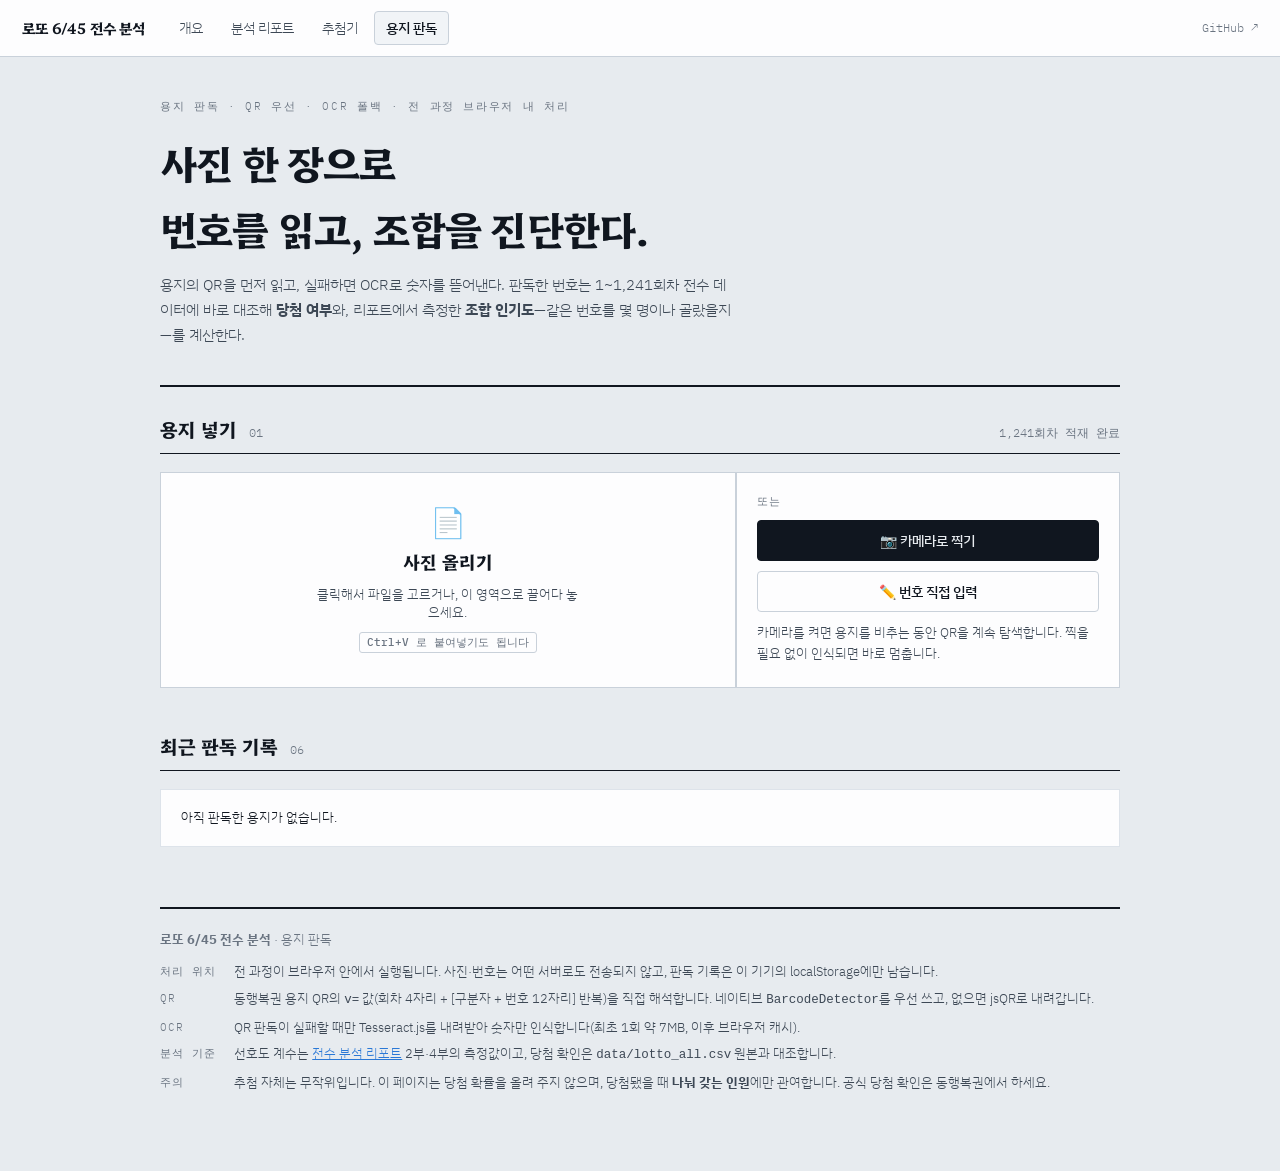
<file: scan/index.html>
<!DOCTYPE html>
<html lang="ko">
<head>
<meta charset="utf-8">
<meta name="viewport" content="width=device-width, initial-scale=1">
<meta name="description" content="로또 용지를 찍거나 올리면 QR·OCR로 번호를 판독하고, 1~1241회차 전수 분석 기준으로 당첨 여부와 조합 인기도를 즉시 계산한다. 사진은 브라우저 밖으로 나가지 않는다.">
<meta name="color-scheme" content="light dark">
<meta property="og:title" content="로또 용지 스마트 판독">
<meta property="og:description" content="사진 한 장으로 번호를 읽고, 당첨 여부와 조합 인기도를 전수 분석 기준으로 계산한다.">
<meta property="og:type" content="website">
<style>
  html{color-scheme:light dark}
  body{margin:0;font:14px/1.5 system-ui,sans-serif}
  img{max-width:100%}
  [hidden]{display:none!important}
</style>
<title>로또 용지 스마트 판독</title>
<link rel="preconnect" href="https://fonts.googleapis.com">
<link rel="preconnect" href="https://fonts.gstatic.com" crossorigin>
<link rel="stylesheet" href="https://fonts.googleapis.com/css2?family=Hahmlet:wght@400;500;700&family=IBM+Plex+Sans+KR:wght@300;400;500;600&family=IBM+Plex+Mono:wght@400;500&display=swap">
<style>
:root{
  color-scheme: light;
  --paper:#E7EBEF; --surface:#FDFDFE; --surface-2:#F1F4F7; --sunken:#DCE2E8;
  --ink:#10161F; --ink-2:#3D4855; --ink-3:#6A7481; --rule:#C9D1DA; --rule-soft:#DDE3EA;
  --cool:#2a78d6; --warm:#e34948; --ok:#1b6b4a;
  --stage:#DFE5EB; --stage-2:#EFF3F6;
}
@media (prefers-color-scheme: dark){
  :root:not([data-theme="light"]){
    color-scheme: dark;
    --paper:#0D1117; --surface:#161B22; --surface-2:#1C222B; --sunken:#10151C;
    --ink:#E7EDF3; --ink-2:#AAB6C3; --ink-3:#7B8797; --rule:#2C3440; --rule-soft:#232A34;
    --cool:#3987e5; --warm:#e66767; --ok:#4cb98a;
    --stage:#11161D; --stage-2:#1A212A;
  }
}
:root[data-theme="dark"]{
  color-scheme: dark;
  --paper:#0D1117; --surface:#161B22; --surface-2:#1C222B; --sunken:#10151C;
  --ink:#E7EDF3; --ink-2:#AAB6C3; --ink-3:#7B8797; --rule:#2C3440; --rule-soft:#232A34;
  --cool:#3987e5; --warm:#e66767; --ok:#4cb98a;
  --stage:#11161D; --stage-2:#1A212A;
}
*{box-sizing:border-box}
body{background:var(--paper); color:var(--ink);
  font-family:"IBM Plex Sans KR",-apple-system,"Malgun Gothic",sans-serif;
  font-weight:300; line-height:1.65; -webkit-font-smoothing:antialiased}
.wrap{max-width:1000px; margin:0 auto; padding:0 20px 80px}
h1,h2{font-family:Hahmlet,"IBM Plex Sans KR",serif; font-weight:700; margin:0; text-wrap:balance}
.mono{font-family:"IBM Plex Mono",monospace; font-variant-numeric:tabular-nums}

header{padding:40px 0 22px; border-bottom:2px solid var(--ink); margin-bottom:26px}
.eyebrow{font-family:"IBM Plex Mono",monospace; font-size:11px; letter-spacing:.15em;
  text-transform:uppercase; color:var(--ink-3); margin-bottom:14px}
h1{font-size:clamp(27px,4.6vw,40px); letter-spacing:-.02em}
.sub{margin-top:12px; color:var(--ink-2); font-size:15px; max-width:64ch}

button{font-family:"IBM Plex Sans KR",sans-serif; font-size:14px; font-weight:500;
  padding:10px 20px; border-radius:4px; border:1px solid var(--ink); background:var(--ink);
  color:var(--paper); cursor:pointer}
button:hover:not(:disabled){opacity:.87}
button:disabled{opacity:.42; cursor:default}
button.ghost{background:transparent; color:var(--ink); border-color:var(--rule)}
button.sm{padding:6px 12px; font-size:12.5px}
button:focus-visible{outline:2px solid var(--cool); outline-offset:2px}

/* 입력 */
.intake{display:grid; grid-template-columns:1fr; gap:2px; background:var(--rule); border:1px solid var(--rule)}
@media (min-width:760px){ .intake{grid-template-columns:1.2fr .8fr} }
.intake.mobile .side{order:1} .intake.mobile .drop{order:2}
.drop{background:var(--surface); padding:34px 26px; display:flex; flex-direction:column;
  align-items:center; justify-content:center; gap:11px; text-align:center; min-height:214px;
  cursor:pointer; transition:background .14s; border:0; color:inherit; width:100%; border-radius:0}
.drop:hover{background:var(--surface-2); opacity:1}
.drop.hot{background:var(--surface-2); box-shadow:inset 0 0 0 2px var(--cool)}
.drop .ic{font-size:29px; line-height:1}
.drop .t{font-family:Hahmlet,serif; font-weight:700; font-size:18px}
.drop .d{font-size:13px; color:var(--ink-2); max-width:34ch; font-weight:300}
.drop .kbd{font-family:"IBM Plex Mono",monospace; font-size:11px; color:var(--ink-3);
  border:1px solid var(--rule); border-radius:3px; padding:2px 7px}
.side{background:var(--surface); padding:20px; display:flex; flex-direction:column; gap:10px}
.side .t{font-family:"IBM Plex Mono",monospace; font-size:10.5px; letter-spacing:.14em;
  text-transform:uppercase; color:var(--ink-3)}
.side p{margin:0; font-size:12.8px; color:var(--ink-2)}

/* 카메라 */
.stage{position:relative; background:#000; border:1px solid var(--rule); overflow:hidden; margin-top:2px}
.stage video{display:block; width:100%; height:auto; max-height:72vh; background:#000}
.reticle{position:absolute; left:8%; right:8%; top:20%; bottom:20%; pointer-events:none;
  border:2px solid rgba(255,255,255,.55); border-radius:6px;
  box-shadow:0 0 0 100vmax rgba(0,0,0,.32)}
.camhint{position:absolute; left:0; right:0; bottom:0; padding:9px 14px;
  background:linear-gradient(transparent,rgba(0,0,0,.66)); color:#fff;
  font-size:12.5px; text-align:center; pointer-events:none}
.stagebar{display:flex; flex-wrap:wrap; gap:9px; align-items:center; justify-content:space-between;
  background:var(--surface); border:1px solid var(--rule); border-top:none; padding:11px 14px}

/* 진행 */
.bar{height:3px; background:var(--sunken); overflow:hidden}
.bar i{display:block; height:100%; width:0; background:var(--cool); transition:width .2s}
.log{background:var(--surface); border:1px solid var(--rule); padding:11px 15px;
  font-family:"IBM Plex Mono",monospace; font-size:11.5px; color:var(--ink-2);
  max-height:158px; overflow-y:auto; margin-top:2px}
.log div{padding:1.5px 0}
.log b{color:var(--ok); font-weight:500}
.log i{color:var(--warm); font-style:normal}

section{margin-top:42px}
.shead{display:flex; align-items:baseline; gap:12px; border-bottom:1px solid var(--ink);
  padding-bottom:9px; margin-bottom:18px; flex-wrap:wrap}
h2{font-size:19px}
.snum{font-family:"IBM Plex Mono",monospace; font-size:11.5px; color:var(--ink-3)}
.shead .spacer{flex:1 1 auto}
.panel{background:var(--surface); border:1px solid var(--rule-soft); padding:17px 20px}
.note{font-size:12.6px; color:var(--ink-3); margin-top:10px}
.note code{font-family:"IBM Plex Mono",monospace; font-size:11.5px}

/* 회차 */
.roundrow{display:flex; flex-wrap:wrap; gap:11px; align-items:center; margin-bottom:18px;
  background:var(--surface); border:1px solid var(--rule); padding:12px 15px}
.roundrow label{font-family:"IBM Plex Mono",monospace; font-size:10.5px; letter-spacing:.14em;
  text-transform:uppercase; color:var(--ink-3)}
input[type=number]{font-family:"IBM Plex Mono",monospace; font-size:14px;
  padding:7px 10px; width:104px; border:1px solid var(--rule); border-radius:4px;
  background:var(--surface-2); color:var(--ink); font-variant-numeric:tabular-nums}
input:focus-visible{outline:2px solid var(--cool); outline-offset:1px}
.rmeta{font-size:13px; color:var(--ink-2)}

/* 게임 카드 */
.games{display:grid; grid-template-columns:repeat(auto-fit,minmax(304px,1fr)); gap:2px;
  background:var(--rule); border:1px solid var(--rule)}
.game{background:var(--surface); padding:15px 18px 13px; display:flex; flex-direction:column; gap:10px}
.ghead{display:flex; align-items:center; justify-content:space-between; gap:10px}
.gname{font-family:Hahmlet,serif; font-weight:700; font-size:16px}
.gsrc{font-family:"IBM Plex Mono",monospace; font-size:11px; color:var(--ink-3)}
.balls{display:flex; gap:7px; flex-wrap:wrap}
.ball{width:38px; height:38px; border-radius:50%; display:grid; place-items:center;
  font-family:"IBM Plex Mono",monospace; font-size:14px; font-weight:500; color:#15181c;
  font-variant-numeric:tabular-nums; box-shadow:inset 0 -3px 6px rgba(0,0,0,.16);
  border:0; padding:0; cursor:pointer}
.ball:hover{opacity:1; outline:2px solid var(--ink); outline-offset:1px}
.ball.miss{opacity:.32; filter:grayscale(.7)}
.ball.hit{outline:2.5px solid var(--ink); outline-offset:2px}
.chips{display:flex; flex-wrap:wrap; gap:6px}
.chip{font-family:"IBM Plex Mono",monospace; font-size:11px; padding:3px 8px; border-radius:3px;
  background:var(--surface-2); color:var(--ink-2); border:1px solid var(--rule-soft)}
.chip.win{background:var(--ok); color:#fff; border-color:var(--ok)}
.chip.hot{background:var(--warm); color:#fff; border-color:var(--warm)}
.chip.cold{background:var(--cool); color:#fff; border-color:var(--cool)}
.gact{display:flex; gap:6px; margin-top:auto; padding-top:3px}

/* 번호 편집 */
.grid45{display:grid; grid-template-columns:repeat(7,1fr); gap:5px; margin-top:12px}
.grid45 button{padding:0; height:36px; font-family:"IBM Plex Mono",monospace; font-size:13px;
  font-weight:500; background:var(--surface-2); color:var(--ink); border:1px solid var(--rule)}
.grid45 button.sel{background:var(--ink); color:var(--paper); border-color:var(--ink)}
dialog{border:1px solid var(--rule); background:var(--surface); color:var(--ink);
  padding:20px 22px; border-radius:6px; max-width:390px; width:calc(100% - 30px)}
dialog::backdrop{background:rgba(0,0,0,.48)}
dialog h3{font-family:Hahmlet,serif; font-size:17px; margin:0}
.dlgsub{font-size:12.5px; color:var(--ink-3); margin-top:3px}
.dlgfoot{display:flex; gap:8px; justify-content:flex-end; margin-top:16px; align-items:center}
.dlgfoot .spacer{flex:1 1 auto}

table{border-collapse:collapse; width:100%; font-size:13.5px}
th{text-align:left; font-weight:500; font-size:10.5px; letter-spacing:.12em; text-transform:uppercase;
  color:var(--ink-3); padding:0 12px 8px 0; border-bottom:1px solid var(--rule); white-space:nowrap}
td{padding:8px 12px 8px 0; border-bottom:1px solid var(--rule-soft); vertical-align:baseline}
td.n{font-family:"IBM Plex Mono",monospace; font-variant-numeric:tabular-nums; color:var(--ink-2); white-space:nowrap}
tr:last-child td{border-bottom:none}
.scroller{overflow-x:auto}
.stats{display:grid; grid-template-columns:repeat(auto-fit,minmax(180px,1fr)); gap:2px;
  background:var(--rule); border:1px solid var(--rule)}
.st{background:var(--surface); padding:16px 18px}
.st .k{font-family:"IBM Plex Mono",monospace; font-size:10.5px; letter-spacing:.14em;
  text-transform:uppercase; color:var(--ink-3)}
.st .v{font-family:Hahmlet,serif; font-size:25px; font-weight:700; margin:5px 0 3px;
  font-variant-numeric:tabular-nums}
.st .d{font-size:12.5px; color:var(--ink-2)}
.warn{border-left:3px solid var(--warm); background:var(--surface); padding:14px 18px;
  margin-top:18px; font-size:13.5px; color:var(--ink-2)}
.warn.good{border-left-color:var(--ok)}
.warn b{color:var(--ink); font-weight:600}
.prev{margin-top:2px; border:1px solid var(--rule); background:var(--sunken)}
.prev img{display:block; width:100%; height:auto; max-height:230px; object-fit:contain}
.hist{font-size:13px}
.hist .row{padding:8px 0; border-bottom:1px solid var(--rule-soft)}
.hist .row:last-child{border-bottom:none}
footer{margin-top:60px; padding-top:20px; border-top:2px solid var(--ink);
  font-size:12.5px; color:var(--ink-3)}
footer a{color:var(--cool)}
footer dl{display:grid; grid-template-columns:max-content 1fr; gap:6px 18px; margin:12px 0 0}
footer dt{font-family:"IBM Plex Mono",monospace; font-size:10.5px; letter-spacing:.1em;
  text-transform:uppercase; padding-top:2px}
footer dd{margin:0; color:var(--ink-2)}
@media (max-width:620px){
  .ball{width:34px; height:34px; font-size:13px}
  .grid45 button{height:38px}
  .wrap{padding:0 16px 60px}
}
</style>
<style data-nav>
/* 사이트 공통 내비게이션 — 각 페이지가 정의한 테마 토큰(--ink, --paper …)을 그대로 쓴다 */
.sitenav{
  position:sticky; top:0; z-index:40;
  display:flex; align-items:center; gap:18px; flex-wrap:wrap;
  padding:11px 22px;
  background:var(--surface); border-bottom:1px solid var(--rule);
  font-family:"IBM Plex Sans KR",-apple-system,"Malgun Gothic",sans-serif;
  font-weight:300;
  -webkit-backdrop-filter:saturate(180%) blur(8px); backdrop-filter:saturate(180%) blur(8px);
}
.sitenav .brand{
  font-family:Hahmlet,"IBM Plex Sans KR",serif; font-weight:700; font-size:14.5px;
  color:var(--ink); text-decoration:none; letter-spacing:-.01em; margin-right:4px;
  white-space:nowrap;
}
.sitenav .brand:hover{opacity:.75}
.sitenav ul{display:flex; gap:4px; list-style:none; margin:0; padding:0; flex-wrap:wrap}
.sitenav a.nl{
  display:inline-block; padding:5px 11px; border-radius:4px;
  font-size:13.5px; color:var(--ink-2); text-decoration:none;
  border:1px solid transparent; white-space:nowrap;
}
.sitenav a.nl:hover{background:var(--surface-2); color:var(--ink)}
.sitenav a.nl[aria-current="page"]{
  color:var(--ink); font-weight:500;
  background:var(--surface-2); border-color:var(--rule);
}
.sitenav .spacer{flex:1 1 auto}
.sitenav .src{
  font-family:"IBM Plex Mono",monospace; font-size:11.5px; color:var(--ink-3);
  text-decoration:none; white-space:nowrap;
}
.sitenav .src:hover{color:var(--ink-2); text-decoration:underline}
.sitenav a:focus-visible{outline:2px solid var(--cool); outline-offset:2px}

@media (max-width:620px){
  .sitenav{gap:10px; padding:9px 16px}
  .sitenav .src{display:none}
  .sitenav a.nl{padding:5px 9px; font-size:13px}
}
@media (prefers-reduced-motion:reduce){ .sitenav{transition:none} }
</style>
</head>
<body>
<nav class="sitenav" aria-label="사이트 메뉴">
  <a class="brand" href="../">로또 6/45 전수 분석</a>
  <ul>
    <li><a class="nl" href="../">개요</a></li>
    <li><a class="nl" href="../report/">분석 리포트</a></li>
    <li><a class="nl" href="../picker/">추첨기</a></li>
    <li><a class="nl" href="../scan/" aria-current="page">용지 판독</a></li>
  </ul>
  <span class="spacer"></span>
  <a class="src" href="https://github.com/jyseok0311/lotto-645-analysis" rel="noopener">GitHub ↗</a>
</nav>
<div class="wrap">

<header>
  <div class="eyebrow">용지 판독 · QR 우선 · OCR 폴백 · 전 과정 브라우저 내 처리</div>
  <h1>사진 한 장으로<br>번호를 읽고, 조합을 진단한다.</h1>
  <p class="sub">용지의 QR을 먼저 읽고, 실패하면 OCR로 숫자를 뜯어낸다. 판독한 번호는 1~1,241회차 전수 데이터에 바로 대조해 <strong>당첨 여부</strong>와, 리포트에서 측정한 <strong>조합 인기도</strong>&mdash;같은 번호를 몇 명이나 골랐을지&mdash;를 계산한다.</p>
</header>

<!-- ══════════ 1. 입력 ══════════ -->
<section id="secIn" style="margin-top:0">
  <div class="shead"><h2>용지 넣기</h2><span class="snum">01</span><span class="spacer"></span>
    <span class="snum" id="dbState">데이터 불러오는 중…</span></div>

  <div class="intake">
    <button class="drop" id="drop" type="button">
      <span class="ic" id="dropIc">📄</span>
      <span class="t" id="dropT">사진 올리기</span>
      <span class="d" id="dropD">클릭해서 파일을 고르거나, 이 영역으로 끌어다 놓으세요.</span>
      <span class="kbd" id="dropK">Ctrl+V 로 붙여넣기도 됩니다</span>
    </button>
    <div class="side">
      <span class="t">또는</span>
      <button id="btnCam" type="button">📷 카메라로 찍기</button>
      <button class="ghost" id="btnManual" type="button">✏️ 번호 직접 입력</button>
      <p id="camNote">카메라를 켜면 용지를 비추는 동안 QR을 계속 탐색합니다. 찍을 필요 없이 인식되면 바로 멈춥니다.</p>
    </div>
  </div>

  <div id="camWrap" hidden>
    <div class="stage">
      <video id="video" playsinline muted></video>
      <div class="reticle"></div>
      <div class="camhint" id="camHint">용지의 QR코드가 사각형 안에 들어오게 비춰 주세요</div>
    </div>
    <div class="stagebar">
      <span class="snum" id="camStat">카메라 준비 중…</span>
      <span style="flex:1 1 auto"></span>
      <button class="ghost sm" id="btnTorch" hidden type="button">🔦 플래시</button>
      <button class="ghost sm" id="btnShot" type="button">지금 화면으로 판독</button>
      <button class="ghost sm" id="btnCamOff" type="button">닫기</button>
    </div>
  </div>

  <div id="progWrap" hidden>
    <div class="bar"><i id="progBar"></i></div>
    <div class="log" id="log"></div>
  </div>

  <div class="prev" id="prevWrap" hidden><img id="prevImg" alt="판독한 이미지 미리보기"></div>

  <input type="file" id="fileIn" accept="image/*" hidden>
  <input type="file" id="fileCam" accept="image/*" capture="environment" hidden>
</section>

<!-- ══════════ 2. 판독 결과 ══════════ -->
<section id="secRead" hidden>
  <div class="shead"><h2>판독 결과</h2><span class="snum">02</span><span class="spacer"></span>
    <span class="snum">번호를 누르면 고칠 수 있습니다</span></div>

  <div class="roundrow">
    <label for="roundIn">회차</label>
    <input type="number" id="roundIn" min="1" max="3000" step="1">
    <button class="ghost sm" id="btnLatest" type="button">최신 회차</button>
    <span class="rmeta" id="roundMeta"></span>
  </div>

  <div class="games" id="games"></div>

  <div style="display:flex; gap:8px; margin-top:14px; flex-wrap:wrap">
    <button class="ghost sm" id="btnAddGame" type="button">+ 게임 추가</button>
    <button class="ghost sm" id="btnReset" type="button">처음부터</button>
    <span style="flex:1 1 auto"></span>
    <button class="sm" id="btnAnalyze" type="button">분석하기 ↓</button>
  </div>
</section>

<!-- ══════════ 3. 분석 ══════════ -->
<section id="secWin" hidden>
  <div class="shead"><h2>당첨 확인</h2><span class="snum">03</span><span class="spacer"></span>
    <span class="snum" id="winRound"></span></div>
  <div id="winBody"></div>
</section>

<section id="secPop" hidden>
  <div class="shead"><h2>조합 인기도</h2><span class="snum">04</span><span class="spacer"></span>
    <span class="snum">같은 번호를 고른 사람이 많을수록 당첨금은 줄어든다</span></div>
  <div id="popBody"></div>
</section>

<section id="secHist2" hidden>
  <div class="shead"><h2>역대 대조</h2><span class="snum">05</span><span class="spacer"></span>
    <span class="snum">1~1,241회차 전 회차와 맞대본 결과</span></div>
  <div id="histBody"></div>
</section>

<section id="secSaved">
  <div class="shead"><h2>최근 판독 기록</h2><span class="snum">06</span></div>
  <div class="panel hist" id="savedBox">아직 판독한 용지가 없습니다.</div>
</section>

<footer>
  <div><b>로또 6/45 전수 분석</b> · 용지 판독</div>
  <dl>
    <dt>처리 위치</dt><dd>전 과정이 브라우저 안에서 실행됩니다. 사진·번호는 어떤 서버로도 전송되지 않고, 판독 기록은 이 기기의 localStorage에만 남습니다.</dd>
    <dt>QR</dt><dd>동행복권 용지 QR의 <code>v=</code> 값(회차 4자리 + [구분자 + 번호 12자리] 반복)을 직접 해석합니다. 네이티브 <code>BarcodeDetector</code>를 우선 쓰고, 없으면 jsQR로 내려갑니다.</dd>
    <dt>OCR</dt><dd>QR 판독이 실패할 때만 Tesseract.js를 내려받아 숫자만 인식합니다(최초 1회 약 7MB, 이후 브라우저 캐시).</dd>
    <dt>분석 기준</dt><dd>선호도 계수는 <a href="../report/">전수 분석 리포트</a> 2부·4부의 측정값이고, 당첨 확인은 <code>data/lotto_all.csv</code> 원본과 대조합니다.</dd>
    <dt>주의</dt><dd>추첨 자체는 무작위입니다. 이 페이지는 당첨 확률을 올려 주지 않으며, 당첨됐을 때 <b>나눠 갖는 인원</b>에만 관여합니다. 공식 당첨 확인은 동행복권에서 하세요.</dd>
  </dl>
</footer>

</div>

<dialog id="dlg">
  <h3 id="dlgTitle">번호 고치기</h3>
  <div class="dlgsub" id="dlgSub">6개를 고르세요.</div>
  <div class="grid45" id="dlgGrid"></div>
  <div class="dlgfoot">
    <button class="ghost sm" id="dlgDel" type="button">이 게임 삭제</button>
    <span class="spacer"></span>
    <button class="ghost sm" id="dlgCancel" type="button">취소</button>
    <button class="sm" id="dlgOk" type="button">확인</button>
  </div>
</dialog>

<script>
"use strict";

/* ═══════════════ 상수 ═══════════════ */
const LETTERS = ["A","B","C","D","E","F","G","H"];
const SLIPW = 7;                                   // 실제 용지 격자 폭 (리포트 4부에서 역추정)
const ballColor = n => n<=10?"#FBC400" : n<=20?"#69C8F2" : n<=30?"#FF7272" : n<=40?"#AAAAAA" : "#B0D840";
const $  = s => document.querySelector(s);
const won = n => n>=1e8 ? (n/1e8).toFixed(n>=1e11?0:1).replace(/\.0$/,"")+"억원"
               : n>=1e4 ? Math.round(n/1e4).toLocaleString()+"만원"
               : n.toLocaleString()+"원";
/* 6/45에서 한 조합이 3개 이상 맞을 확률 = (C(6,3)C(39,3)+C(6,4)C(39,2)+C(6,5)C(39,1)+1)/C(45,6) */
const P3PLUS = 194130 / 8145060;

/* ═══════════════ 데이터 ═══════════════ */
let DRAWS = [];          // [{round, date, nums[6], bonus, ranks:[{w,p}×5]}]
let BYROUND = new Map();
let NUMPREF = new Map();  // 번호 → 사람선호도
let DATA_OK = false;

function splitCSV(text){
  return text.replace(/^﻿/,"").trim().split(/\r?\n/).map(l=>l.split(","));
}
async function loadData(){
  try{
    const [a,b] = await Promise.all([
      fetch("../data/lotto_all.csv").then(r=>{ if(!r.ok) throw new Error(r.status); return r.text(); }),
      fetch("../data/number_stats.csv").then(r=>{ if(!r.ok) throw new Error(r.status); return r.text(); })
    ]);
    const rows = splitCSV(a); rows.shift();
    DRAWS = rows.filter(r=>r.length>=19).map(r=>({
      round:+r[0], date:r[1],
      nums:[+r[2],+r[3],+r[4],+r[5],+r[6],+r[7]], bonus:+r[8],
      ranks:[{w:+r[9],p:+r[10]},{w:+r[11],p:+r[12]},{w:+r[13],p:+r[14]},
             {w:+r[15],p:+r[16]},{w:+r[17],p:+r[18]}]
    }));
    BYROUND = new Map(DRAWS.map(d=>[d.round,d]));
    const srows = splitCSV(b); srows.shift();
    srows.forEach(r=>{ if(r.length>=6) NUMPREF.set(+r[0], +r[5]); });
    DATA_OK = true;
    $("#dbState").textContent = DRAWS.length.toLocaleString()+"회차 적재 완료";
  }catch(e){
    $("#dbState").textContent = "데이터 로드 실패 — 당첨 확인은 건너뜁니다";
  }
}
const latestRound = () => DRAWS.length ? DRAWS[DRAWS.length-1].round : 1241;

/* 다음 추첨 회차 (추첨기 페이지와 같은 규칙: 토 21시 기준) */
function nextRound(){
  const base = DRAWS.length ? DRAWS[DRAWS.length-1] : null;
  if(!base) return 1242;
  const bd = Date.UTC(+base.date.slice(0,4), +base.date.slice(5,7)-1, +base.date.slice(8,10));
  const kst = new Date(Date.now()+9*3600e3);
  let d = Date.UTC(kst.getUTCFullYear(), kst.getUTCMonth(), kst.getUTCDate());
  let add = (6 - new Date(d).getUTCDay() + 7) % 7;
  if(add===0 && kst.getUTCHours()>=21) add = 7;
  d += add*86400e3;
  return base.round + Math.max(1, Math.round((d-bd)/604800e3));
}

/* ═══════════════ 선호도 모델 ═══════════════
   docs/analysis-report.md 2부(구매자 선호도)·4부(용지 배열)의 측정값.
   각 계수는 "그 특성을 가진 회차의 1등 당첨자 수 ÷ 무작위 기대치".
   1.00 = 평균, 1.10이면 같은 번호를 고른 사람이 10% 많다 = 1인당 당첨금 약 9% 감소.       */
const PREF = [
  { key:"le31", label:"31 이하 개수", why:"생일·기념일에서 온 번호 쏠림",
    rows:[
      {t:"6개",     v:1.077, p:0.0195, n:108, ok:c=>c>=6},
      {t:"5개",     v:0.969, p:0.0906, n:360, ok:c=>c===5},
      {t:"4개",     v:1.056, p:0.0005, n:433, ok:c=>c===4},
      {t:"3개",     v:0.938, p:0.0037, n:259, ok:c=>c===3},
      {t:"2개 이하", v:0.916, p:0.0312, n:79,  ok:c=>c<=2}
    ], val:p=>p.le31 },
  { key:"sum", label:"번호 합계", why:"가운데로 몰아 적는 습관",
    rows:[
      {t:"110 이하",  v:1.092, p:6.2e-5, n:227, ok:s=>s<=110},
      {t:"111~130",  v:1.008, p:0.7155, n:274, ok:s=>s>=111&&s<=130},
      {t:"131~150",  v:1.018, p:0.3600, n:310, ok:s=>s>=131&&s<=150},
      {t:"151~170",  v:0.967, p:0.1330, n:238, ok:s=>s>=151&&s<=170},
      {t:"171 이상",  v:0.894, p:1.9e-5, n:190, ok:s=>s>=171}
    ], val:p=>p.sum },
  { key:"spread", label:"최대−최소 폭", why:"좁은 구간에 뭉쳐 찍는 습관",
    rows:[
      {t:"20 이하",  v:1.131, p:0.0011, n:71,  ok:s=>s<=20},
      {t:"21~35",   v:0.978, p:0.0945, n:674, ok:s=>s>=21&&s<=35},
      {t:"36 이상",  v:1.011, p:0.4840, n:494, ok:s=>s>=36}
    ], val:p=>p.spread },
  { key:"run", label:"연속번호", why:"이어진 숫자를 피하거나 몰아 찍는 성향",
    rows:[
      {t:"포함", v:0.959, p:0.0021, n:641, ok:r=>r>0},
      {t:"없음", v:1.045, p:0.0014, n:598, ok:r=>r===0}
    ], val:p=>p.runs },
  { key:"adj", label:"용지 인접칸 쌍", why:"7칸 격자에서 상하·좌우로 붙은 칸을 함께 칠하는 습관",
    rows:[
      {t:"0쌍",     v:1.065, p:0.0003, n:361, ok:a=>a===0},
      {t:"1쌍",     v:0.971, p:0.0652, n:485, ok:a=>a===1},
      {t:"2쌍",     v:0.939, p:0.0018, n:300, ok:a=>a===2},
      {t:"3쌍 이상", v:1.096, p:0.0074, n:93,  ok:a=>a>=3}
    ], val:p=>p.adj }
];
/* 리포트 2부 【5】의 결합 측정치 — 개별 요인을 곱하지 않고 현실적인 범위를 잡아 주는 닻 */
const ANCHOR = { hot:1.146, cold:0.948, gap:0.21 };

/* ═══════════════ 조합 프로파일 ═══════════════ */
function profile(nums){
  const s = [...nums].sort((a,b)=>a-b);
  const sum = s.reduce((a,b)=>a+b,0);
  const le31 = s.filter(n=>n<=31).length;
  const ge32 = 6 - le31;
  const spread = s[5]-s[0];
  const odd = s.filter(n=>n%2===1).length;
  let runs = 0, adj = 0, vadj = 0;
  for(let i=0;i<5;i++) if(s[i+1]-s[i]===1) runs++;
  for(let i=0;i<6;i++) for(let j=i+1;j<6;j++){
    const d = Math.abs(s[i]-s[j]);
    if(d===SLIPW){ adj++; vadj++; }
    else if(d===1 && Math.floor((s[i]-1)/SLIPW)===Math.floor((s[j]-1)/SLIPW)) adj++;
  }
  const cols = s.map(n=>(n-1)%SLIPW), rws = s.map(n=>Math.floor((n-1)/SLIPW));
  const area = (Math.max(...cols)-Math.min(...cols)+1) * (Math.max(...rws)-Math.min(...rws)+1);
  return {sorted:s, sum, le31, ge32, spread, odd, runs, adj, vadj, area};
}
/* 추첨기 페이지가 쓰는 "비인기 조합" 채택 조건 */
const PICKER_RULE = [
  {t:"합계 165 이상",   ok:p=>p.sum>=165},
  {t:"32 이상 2개 이상", ok:p=>p.ge32>=2},
  {t:"폭 33 이상",      ok:p=>p.spread>=33},
  {t:"인접쌍 1~2개",    ok:p=>p.adj>=1&&p.adj<=2}
];

function popularity(p){
  const hits = PREF.map(f=>{
    const v = f.val(p);
    const row = f.rows.find(r=>r.ok(v)) || f.rows[0];
    return {factor:f, row, v};
  });
  /* 요인들이 서로 겹치므로(합계·31이하·폭은 같은 습관의 다른 얼굴) 곱하지 않고
     기하평균으로 완충한다. 리포트 【5】의 결합 측정치(1.146 / 0.948)가 현실적인 상단·하단. */
  const gm = Math.exp(hits.reduce((a,h)=>a+Math.log(h.row.v),0)/hits.length);
  const numPref = p.sorted.map(n=>NUMPREF.get(n)).filter(v=>Number.isFinite(v));
  const nAvg = numPref.length===6 ? numPref.reduce((a,b)=>a+b,0)/6 : null;
  const index = nAvg!==null ? Math.exp((Math.log(gm)*3 + Math.log(nAvg))/4) : gm;
  return {hits, gm, nAvg, index, share: 1/index};
}

/* ═══════════════ 이미지 유틸 ═══════════════ */
async function toBitmap(src){
  if(typeof createImageBitmap === "function"){
    try{ return await createImageBitmap(src, {imageOrientation:"from-image"}); }
    catch(e){ try{ return await createImageBitmap(src); }catch(e2){} }
  }
  const url = src instanceof Blob ? URL.createObjectURL(src) : src;
  const img = new Image(); img.crossOrigin = "anonymous";
  await new Promise((res,rej)=>{ img.onload=res; img.onerror=rej; img.src=url; });
  return img;
}
/* ImageBitmap·canvas는 width, <img>는 naturalWidth, <video>는 videoWidth를 쓴다 */
const dimOf = b => [b.videoWidth || b.naturalWidth || b.width,
                    b.videoHeight || b.naturalHeight || b.height];

function render(bitmap, maxDim, region){
  const [W,H] = dimOf(bitmap);
  const r = region || {x:0, y:0, w:W, h:H};
  const scale = Math.min(maxDim/Math.max(r.w,r.h), 4);
  const cw = Math.max(1, Math.round(r.w*scale)), ch = Math.max(1, Math.round(r.h*scale));
  const cv = document.createElement("canvas"); cv.width = cw; cv.height = ch;
  const ctx = cv.getContext("2d", {willReadFrequently:true});
  ctx.imageSmoothingQuality = "high";
  ctx.drawImage(bitmap, r.x, r.y, r.w, r.h, 0, 0, cw, ch);
  return cv;
}
/* 명암 스트레칭 + 오츠 이진화 */
function binarize(cv, keepGray){
  const ctx = cv.getContext("2d", {willReadFrequently:true});
  const im = ctx.getImageData(0,0,cv.width,cv.height), d = im.data;
  const hist = new Uint32Array(256);
  for(let i=0;i<d.length;i+=4){
    const g = (d[i]*299 + d[i+1]*587 + d[i+2]*114)/1000 | 0;
    d[i]=d[i+1]=d[i+2]=g; hist[g]++;
  }
  const total = d.length/4;
  /* 명암 스트레칭 구간. 클리핑 비율이 잉크 비율보다 크면 하한이 배경(≈255)까지 밀려
     구간이 붕괴하고 이미지 전체가 한 색으로 뭉갠다 — 여백 넓은 용지 사진이 정확히 그 경우다.
     그래서 클리핑은 0.5%로 좁히고, 그래도 구간이 좁으면 스트레칭을 아예 건너뛴다. */
  const clip = Math.max(1, Math.round(total*0.005));
  let lo=0, hi=255, acc=0;
  for(let i=0;i<256;i++){ acc+=hist[i]; if(acc>=clip){ lo=i; break; } }
  acc=0; for(let i=255;i>=0;i--){ acc+=hist[i]; if(acc>=clip){ hi=i; break; } }
  if(hi-lo < 16){ lo=0; hi=255; }
  const span = hi-lo;
  if(keepGray){
    for(let i=0;i<d.length;i+=4){
      const g = Math.max(0, Math.min(255, ((d[i]-lo)/span)*255));
      d[i]=d[i+1]=d[i+2]=g;
    }
    ctx.putImageData(im,0,0); return cv;
  }
  /* 오츠 */
  const h2 = new Uint32Array(256);
  for(let i=0;i<d.length;i+=4){
    const g = Math.max(0, Math.min(255, Math.round(((d[i]-lo)/span)*255)));
    d[i]=d[i+1]=d[i+2]=g; h2[g]++;
  }
  let sum=0; for(let i=0;i<256;i++) sum += i*h2[i];
  let sumB=0, wB=0, best=0, thr=128;
  for(let t=0;t<256;t++){
    wB += h2[t]; if(!wB) continue;
    const wF = total - wB; if(!wF) break;
    sumB += t*h2[t];
    const mB = sumB/wB, mF = (sum-sumB)/wF, between = wB*wF*(mB-mF)*(mB-mF);
    if(between > best){ best = between; thr = t; }
  }
  for(let i=0;i<d.length;i+=4){
    const v = d[i] > thr ? 255 : 0;
    d[i]=d[i+1]=d[i+2]=v;
  }
  ctx.putImageData(im,0,0);
  return cv;
}

/* ═══════════════ QR ═══════════════ */
let detector = null, detectorReady = false, jsqrLoaded = null;
async function initDetector(){
  if(detectorReady) return;
  detectorReady = true;
  try{
    if("BarcodeDetector" in window){
      const fmts = await window.BarcodeDetector.getSupportedFormats();
      if(fmts.includes("qr_code")) detector = new window.BarcodeDetector({formats:["qr_code"]});
    }
  }catch(e){ detector = null; }
}
function loadScript(src){
  return new Promise((res,rej)=>{
    const s = document.createElement("script");
    s.src = src; s.onload = res; s.onerror = ()=>rej(new Error("load fail: "+src));
    document.head.appendChild(s);
  });
}
async function ensureJsQR(){
  if(window.jsQR) return true;
  if(!jsqrLoaded) jsqrLoaded = loadScript("https://cdn.jsdelivr.net/npm/jsqr@1.4.0/dist/jsQR.js")
    .then(()=>true).catch(()=>false);
  return jsqrLoaded;
}
async function decodeCanvas(cv){
  if(detector){
    try{
      const found = await detector.detect(cv);
      if(found && found.length){
        for(const f of found){ if(f.rawValue) return f.rawValue; }
      }
    }catch(e){}
  }
  if(await ensureJsQR()){
    const ctx = cv.getContext("2d", {willReadFrequently:true});
    const im = ctx.getImageData(0,0,cv.width,cv.height);
    const r = window.jsQR(im.data, im.width, im.height, {inversionAttempts:"attemptBoth"});
    if(r && r.data) return r.data;
  }
  return null;
}

/* 한 장의 사진에서 QR을 끈질기게 찾는다: 배율 → 이진화 → 타일 분할 */
async function findQR(bitmap, step){
  await initDetector();
  const [W,H] = dimOf(bitmap);
  const plans = [
    {t:"원본 1400px",      make:()=>render(bitmap,1400)},
    {t:"원본 2200px",      make:()=>render(bitmap,2200)},
    {t:"축소 900px",       make:()=>render(bitmap,900)},
    {t:"명암 보정 1600px", make:()=>binarize(render(bitmap,1600), true)},
    {t:"흑백 이진화",      make:()=>binarize(render(bitmap,1600), false)}
  ];
  const totalSteps = plans.length + 2;
  let done = 0;
  for(const p of plans){
    step("QR 탐색 · "+p.t, ++done/totalSteps);
    const hit = await decodeCanvas(p.make());
    if(hit) return {text:hit, how:p.t};
  }
  /* 타일 분할 — 용지 전체를 찍으면 QR이 화면의 일부만 차지한다 */
  for(const g of [2,3]){
    step(`QR 탐색 · ${g}×${g} 타일 ${g*g}칸`, ++done/totalSteps);
    for(let ty=0; ty<g; ty++) for(let tx=0; tx<g; tx++){
      const ow = W/g*0.25, oh = H/g*0.25;
      const region = {
        x: Math.max(0, W/g*tx - ow), y: Math.max(0, H/g*ty - oh),
        w: Math.min(W, W/g*(tx+1) + ow) - Math.max(0, W/g*tx - ow),
        h: Math.min(H, H/g*(ty+1) + oh) - Math.max(0, H/g*ty - oh)
      };
      const cv = render(bitmap, 1200, region);
      let hit = await decodeCanvas(cv);
      if(!hit) hit = await decodeCanvas(binarize(cv, true));
      if(hit) return {text:hit, how:`${g}×${g} 타일 (${tx+1},${ty+1})`};
    }
  }
  return null;
}

/* 동행복권 QR 해석 — v=회차4자리 + [구분자 + 번호 12자리] 반복 */
function parseQR(text){
  const m = /[?&]v=([0-9a-zA-Z]+)/.exec(text) || /^([0-9]{4}[a-zA-Z][0-9]{12}[0-9a-zA-Z]*)$/.exec(text);
  if(!m) return null;
  const v = m[1];
  if(!/^\d{4}/.test(v)) return null;
  const round = parseInt(v.slice(0,4), 10);
  const games = [];
  for(const g of v.slice(4).matchAll(/([a-zA-Z])(\d{12})/g)){
    const nums = [];
    for(let i=0;i<12;i+=2) nums.push(parseInt(g[2].slice(i,i+2), 10));
    if(nums.length===6 && nums.every(n=>n>=1&&n<=45) && new Set(nums).size===6)
      games.push({nums:nums.sort((a,b)=>a-b), mark:g[1], src:"QR"});
  }
  if(!games.length || round<1) return null;
  return {round, games};
}

/* ═══════════════ OCR 폴백 ═══════════════ */
let tessLoaded = null;
async function ensureTesseract(){
  if(window.Tesseract) return true;
  if(!tessLoaded) tessLoaded = loadScript("https://cdn.jsdelivr.net/npm/tesseract.js@5.1.1/dist/tesseract.min.js")
    .then(()=>true).catch(()=>false);
  return tessLoaded;
}
async function runOCR(bitmap, step, prog){
  step("OCR 엔진 내려받는 중 (최초 1회 약 7MB)");
  if(!await ensureTesseract()){ step("OCR 엔진을 불러오지 못했습니다", "bad"); return null; }
  let worker;
  try{
    worker = await window.Tesseract.createWorker("eng", 1, {
      workerPath : "https://cdn.jsdelivr.net/npm/tesseract.js@5.1.1/dist/worker.min.js",
      corePath   : "https://cdn.jsdelivr.net/npm/tesseract.js-core@5.1.1/",
      langPath   : "https://cdn.jsdelivr.net/npm/@tesseract.js-data/eng@1.0.0/4.0.0_best_int",
      logger     : m => { if(m.status && typeof m.progress === "number") prog(m.progress); }
    });
    await worker.setParameters({
      tessedit_char_whitelist : "0123456789",
      preserve_interword_spaces : "1"
    });
    for(const [label, cv] of [
      ["이진화 이미지", binarize(render(bitmap,1700), false)],
      ["명암 보정 이미지", binarize(render(bitmap,1700), true)]
    ]){
      step("OCR 인식 · "+label);
      const res = await worker.recognize(cv);
      const games = parseOCR(res.data);
      if(games.length) return games;
    }
    return [];
  }catch(e){
    step("OCR 실패: "+e.message, "bad");
    return null;
  }finally{
    if(worker) { try{ await worker.terminate(); }catch(e){} }
  }
}
/* 인식된 글자에서 "1~45 사이 서로 다른 6개"가 한 줄에 모이는 곳만 게임으로 채택 */
function parseOCR(data){
  const lines = (data.lines && data.lines.length)
    ? data.lines.map(l=>l.text)
    : String(data.text||"").split(/\n+/);
  const games = [];
  const seen = new Set();
  for(const raw of lines){
    const toks = String(raw).match(/\d{1,2}/g);
    if(!toks) continue;
    const nums = toks.map(Number).filter(n=>n>=1&&n<=45);
    for(let i=0; i+6<=nums.length; i+=6){
      const g = nums.slice(i, i+6);
      if(new Set(g).size!==6) continue;
      const key = [...g].sort((a,b)=>a-b).join(",");
      if(seen.has(key)) continue;
      seen.add(key);
      games.push({nums:[...g].sort((a,b)=>a-b), src:"OCR"});
    }
  }
  return games.slice(0,8);
}

/* ═══════════════ 판독 파이프라인 ═══════════════ */
let STATE = {round:null, games:[], src:"", img:null};

function logLine(msg, kind){
  const box = $("#log");
  const el = document.createElement("div");
  el.innerHTML = kind==="ok" ? "<b>✓ "+msg+"</b>" : kind==="bad" ? "<i>✕ "+msg+"</i>" : "· "+msg;
  box.appendChild(el); box.scrollTop = box.scrollHeight;
}
function setProg(v){ $("#progBar").style.width = Math.round(v*100)+"%"; }

async function processImage(src, label){
  stopCamera();
  /* 새 사진은 새 용지다 — 앞서 읽은 회차가 남아 엉뚱한 회차로 당첨 확인이 되는 것을 막는다 */
  STATE = {round:null, games:[], src:"", img:null};
  $("#progWrap").hidden = false; $("#log").innerHTML = ""; setProg(0.04);
  logLine((label||"이미지")+" 읽는 중");
  let bitmap;
  try{ bitmap = await toBitmap(src); }
  catch(e){ logLine("이미지를 열 수 없습니다", "bad"); return; }

  const [W,H] = dimOf(bitmap);
  logLine(`해상도 ${W}×${H}`);
  try{
    const cv = render(bitmap, 900);
    $("#prevImg").src = cv.toDataURL("image/jpeg", 0.82);
    $("#prevWrap").hidden = false;
  }catch(e){}

  setProg(0.15);
  const qr = await findQR(bitmap, (m,frac)=>{ logLine(m); setProg(0.15 + (frac||0)*0.47); });
  if(qr){
    const parsed = parseQR(qr.text);
    if(parsed){
      setProg(1);
      logLine(`QR 판독 성공 — ${qr.how}`, "ok");
      logLine(`${parsed.round}회 · ${parsed.games.length}게임`, "ok");
      STATE = {round:parsed.round, games:parsed.games, src:"QR", img:$("#prevImg").src};
      showResult();
      return;
    }
    logLine("QR은 읽었지만 로또 용지 형식이 아닙니다: "+qr.text.slice(0,48), "bad");
  }else{
    logLine("QR을 찾지 못했습니다 — OCR로 전환", "bad");
  }

  setProg(0.66);
  const ocr = await runOCR(bitmap, (m,k)=>logLine(m,k), p=>setProg(0.66 + p*0.3));
  setProg(1);
  if(ocr && ocr.length){
    logLine(`OCR로 ${ocr.length}게임 인식 — 반드시 확인하고 고쳐 주세요`, "ok");
    const guess = nextRound();
    logLine(`회차는 읽지 못했습니다 — 다가오는 ${guess}회로 두었으니 필요하면 고쳐 주세요`);
    STATE = {round: guess, games:ocr, src:"OCR", img:$("#prevImg").src};
    showResult();
  }else if(ocr){
    logLine("숫자를 찾지 못했습니다. 밝은 곳에서 용지를 평평하게 펴고 다시 찍어 보세요.", "bad");
    logLine("번호를 직접 입력해도 분석은 그대로 됩니다.");
    STATE = {round: nextRound(), games:[], src:"수동", img:null};
    showResult();
  }
}

/* ═══════════════ 카메라 ═══════════════ */
let stream = null, camLoop = null, camTrack = null;
async function startCamera(){
  if(!navigator.mediaDevices || !navigator.mediaDevices.getUserMedia){
    $("#fileCam").click(); return;
  }
  $("#camWrap").hidden = false;
  $("#camStat").textContent = "카메라 여는 중…";
  try{
    stream = await navigator.mediaDevices.getUserMedia({
      video:{ facingMode:{ideal:"environment"}, width:{ideal:1920}, height:{ideal:1080} },
      audio:false
    });
  }catch(e){
    $("#camStat").textContent = "카메라를 쓸 수 없습니다 — 사진 촬영으로 전환합니다";
    $("#camWrap").hidden = true;
    $("#fileCam").click();
    return;
  }
  const v = $("#video");
  v.srcObject = stream; v.setAttribute("playsinline","");
  try{ await v.play(); }catch(e){}
  camTrack = stream.getVideoTracks()[0];
  try{
    const caps = camTrack.getCapabilities ? camTrack.getCapabilities() : {};
    if(caps && "torch" in caps) $("#btnTorch").hidden = false;
  }catch(e){}
  await initDetector();
  await ensureJsQR();
  $("#camStat").textContent = "QR 탐색 중…";
  let last = 0, frames = 0;
  const tick = async (ts)=>{
    if(!stream) return;
    camLoop = requestAnimationFrame(tick);
    if(ts - last < 110) return;
    last = ts;
    if(v.readyState < 2) return;
    const cv = render(v, 1000);
    const text = await decodeCanvas(cv);
    if(++frames % 18 === 0) $("#camStat").textContent = "QR 탐색 중… ("+frames+"프레임)";
    if(!text) return;
    const parsed = parseQR(text);
    if(!parsed){ $("#camHint").textContent = "로또 용지 QR이 아닙니다 — 계속 탐색합니다"; return; }
    if(navigator.vibrate) navigator.vibrate(60);
    stopCamera();
    $("#progWrap").hidden = false; $("#log").innerHTML = ""; setProg(1);
    logLine("카메라에서 QR 판독 성공", "ok");
    logLine(`${parsed.round}회 · ${parsed.games.length}게임`, "ok");
    try{ $("#prevImg").src = cv.toDataURL("image/jpeg",.8); $("#prevWrap").hidden = false; }catch(e){}
    STATE = {round:parsed.round, games:parsed.games, src:"QR(카메라)", img:$("#prevImg").src};
    showResult();
  };
  camLoop = requestAnimationFrame(tick);
}
function stopCamera(){
  if(camLoop) cancelAnimationFrame(camLoop), camLoop = null;
  if(stream){ stream.getTracks().forEach(t=>t.stop()); stream = null; }
  camTrack = null;
  $("#camWrap").hidden = true;
  $("#btnTorch").hidden = true;
}
/* 라이브 인식이 안 될 때 현재 프레임을 통째로 정밀 판독 */
async function shootFrame(){
  const v = $("#video");
  if(v.readyState < 2) return;
  const cv = render(v, 2000);
  stopCamera();
  await processImage(cv, "카메라 프레임");
}

/* ═══════════════ 결과 화면 ═══════════════ */
function showResult(){
  $("#secRead").hidden = false;
  $("#roundIn").value = STATE.round || nextRound();
  renderGames();
  updateRoundMeta();
  runAnalysis();
  saveCurrent();
  $("#secRead").scrollIntoView({behavior:"smooth", block:"start"});
}
function updateRoundMeta(){
  const r = +$("#roundIn").value;
  const d = BYROUND.get(r);
  $("#roundMeta").innerHTML = d
    ? `${d.date} 추첨 · 당첨번호 <span class="mono">${d.nums.join(" ")}</span> + <span class="mono">${d.bonus}</span>`
    : (DATA_OK ? "아직 추첨 전이거나 데이터에 없는 회차입니다 — 당첨 확인은 건너뜁니다" : "");
}
function renderGames(){
  const r = +$("#roundIn").value, d = BYROUND.get(r);
  const box = $("#games"); box.innerHTML = "";
  if(!STATE.games.length){
    box.innerHTML = '<div class="game"><div class="gsrc">판독된 게임이 없습니다. 아래 &ldquo;게임 추가&rdquo;로 직접 넣어 주세요.</div></div>';
    return;
  }
  STATE.games.forEach((g,i)=>{
    const p = profile(g.nums);
    const pop = popularity(p);
    const hit = d ? g.nums.filter(n=>d.nums.includes(n)).length : null;
    const hasB = d ? g.nums.includes(d.bonus) : false;
    const rank = d ? rankOf(hit, hasB) : null;
    const el = document.createElement("div");
    el.className = "game";
    const balls = g.nums.map(n=>{
      const cls = d ? (d.nums.includes(n) ? "ball hit" : "ball miss") : "ball";
      return `<button class="${cls}" style="background:${ballColor(n)}" data-g="${i}" title="누르면 이 게임을 고칩니다">${n}</button>`;
    }).join("");
    const chips = [];
    if(rank !== null){
      chips.push(rank ? `<span class="chip win">${rank}등 · ${hit}개 일치${rank===2?" + 보너스":""}</span>`
                      : `<span class="chip">낙첨 · ${hit}개 일치${hasB?" (보너스 포함)":""}</span>`);
    }
    chips.push(`<span class="chip">합계 ${p.sum}</span>`);
    chips.push(`<span class="chip">31이하 ${p.le31}</span>`);
    chips.push(`<span class="chip">폭 ${p.spread}</span>`);
    chips.push(`<span class="chip">인접 ${p.adj}쌍</span>`);
    chips.push(pop.index >= 1.02 ? `<span class="chip hot">인기 ${pop.index.toFixed(3)}</span>`
             : pop.index <= 0.98 ? `<span class="chip cold">비인기 ${pop.index.toFixed(3)}</span>`
             : `<span class="chip">인기도 ${pop.index.toFixed(3)}</span>`);
    el.innerHTML = `<div class="ghead"><span class="gname">${LETTERS[i]||("#"+(i+1))} 게임</span>
      <span class="gsrc">${g.src||"수동"}</span></div>
      <div class="balls">${balls}</div>
      <div class="chips">${chips.join("")}</div>
      <div class="gact"><button class="ghost sm" data-edit="${i}" type="button">고치기</button></div>`;
    box.appendChild(el);
  });
  box.querySelectorAll("[data-g]").forEach(b=>b.onclick = ()=>openEditor(+b.dataset.g));
  box.querySelectorAll("[data-edit]").forEach(b=>b.onclick = ()=>openEditor(+b.dataset.edit));
}
function rankOf(match, hasBonus){
  if(match===6) return 1;
  if(match===5 && hasBonus) return 2;
  if(match===5) return 3;
  if(match===4) return 4;
  if(match===3) return 5;
  return 0;
}

/* ═══════════════ 번호 편집 ═══════════════ */
let editIdx = -1, editSel = [];
function openEditor(i){
  editIdx = i;
  editSel = i < STATE.games.length ? [...STATE.games[i].nums] : [];
  $("#dlgTitle").textContent = (LETTERS[i]||("#"+(i+1)))+" 게임 번호";
  const grid = $("#dlgGrid"); grid.innerHTML = "";
  for(let n=1;n<=45;n++){
    const b = document.createElement("button");
    b.type = "button"; b.textContent = n;
    b.className = editSel.includes(n) ? "sel" : "";
    b.onclick = ()=>{
      const at = editSel.indexOf(n);
      if(at>=0) editSel.splice(at,1);
      else { if(editSel.length>=6) return; editSel.push(n); }
      b.className = editSel.includes(n) ? "sel" : "";
      syncDlg();
    };
    grid.appendChild(b);
  }
  $("#dlgDel").hidden = i >= STATE.games.length;
  syncDlg();
  const dlg = $("#dlg");
  if(dlg.showModal) dlg.showModal(); else dlg.setAttribute("open","");   // 구형 Safari
}
function syncDlg(){
  $("#dlgSub").textContent = `${editSel.length}/6개 선택 — ` +
    (editSel.length===6 ? "["+[...editSel].sort((a,b)=>a-b).join(", ")+"]" : "6개를 채워 주세요.");
  $("#dlgOk").disabled = editSel.length !== 6;
}

/* ═══════════════ 분석 ═══════════════ */
function runAnalysis(){
  const r = +$("#roundIn").value, d = BYROUND.get(r);
  const gs = STATE.games;
  if(!gs.length){
    ["#secWin","#secPop","#secHist2"].forEach(s=>$(s).hidden = true);
    return;
  }
  renderWin(d, r, gs);
  renderPop(gs);
  renderHist(gs);
}

function renderWin(d, r, gs){
  const sec = $("#secWin");
  if(!d){ sec.hidden = true; return; }
  sec.hidden = false;
  $("#winRound").textContent = `${r}회 · ${d.date}`;
  const RANKNAME = ["낙첨","1등","2등","3등","4등","5등"];
  let total = 0, best = 0;
  const rows = gs.map((g,i)=>{
    const hit = g.nums.filter(n=>d.nums.includes(n)).length;
    const hasB = g.nums.includes(d.bonus);
    const rk = rankOf(hit, hasB);
    const prize = rk ? d.ranks[rk-1].p : 0;
    total += prize;
    if(rk && (!best || rk < best)) best = rk;
    return `<tr><td><b>${LETTERS[i]||("#"+(i+1))}</b></td>
      <td class="n">${g.nums.map(n=>d.nums.includes(n)?`<b>${String(n).padStart(2,"0")}</b>`:String(n).padStart(2,"0")).join(" ")}</td>
      <td class="n">${hit}개${hasB?" +보너스":""}</td>
      <td class="n">${RANKNAME[rk]}</td>
      <td class="n">${prize?won(prize):"—"}</td></tr>`;
  }).join("");
  const cost = gs.length*1000;
  sec.querySelector("#winBody").innerHTML = `
    <div class="stats">
      <div class="st"><div class="k">당첨번호</div>
        <div class="v" style="font-size:19px">${d.nums.join(" ")}</div>
        <div class="d">보너스 ${d.bonus}</div></div>
      <div class="st"><div class="k">최고 등수</div>
        <div class="v">${best?best+"등":"낙첨"}</div>
        <div class="d">${gs.length}게임 중</div></div>
      <div class="st"><div class="k">당첨금 합계</div>
        <div class="v">${total?won(total):"0원"}</div>
        <div class="d">구입비 ${cost.toLocaleString()}원 · 수지 ${total-cost>=0?"+":""}${(total-cost).toLocaleString()}원</div></div>
      <div class="st"><div class="k">이 회차 1등</div>
        <div class="v">${d.ranks[0].w}명</div>
        <div class="d">1인당 ${d.ranks[0].w?won(d.ranks[0].p):"—"}</div></div>
    </div>
    <div class="scroller"><table style="margin-top:18px">
      <thead><tr><th>게임</th><th>번호 (굵은 글씨 = 일치)</th><th>일치</th><th>등수</th><th>당첨금</th></tr></thead>
      <tbody>${rows}</tbody></table></div>
    <div class="note">동행복권 공식 당첨 확인이 아닙니다. 실제 수령은 반드시 용지 원본으로 확인하세요.</div>`;
}

function renderPop(gs){
  const sec = $("#secPop"); sec.hidden = false;
  const cards = gs.map((g,i)=>{
    const p = profile(g.nums), pop = popularity(p);
    const rows = pop.hits.map(h=>`
      <tr><td>${h.factor.label}</td>
        <td class="n">${h.row.t}</td>
        <td class="n" style="color:${h.row.v>1.02?"var(--warm)":h.row.v<0.98?"var(--cool)":"inherit"}">${h.row.v.toFixed(3)}</td>
        <td class="n">${h.row.p<1e-3?h.row.p.toExponential(1):h.row.p.toFixed(4)}</td>
        <td style="font-size:12.5px;color:var(--ink-3)">${h.factor.why}</td></tr>`).join("");
    const rule = PICKER_RULE.map(c=>`<span class="chip ${c.ok(p)?"cold":""}">${c.ok(p)?"✓":"✕"} ${c.t}</span>`).join("");
    const verdict = pop.index >= 1.03 ? ["많이 고르는 조합", "var(--warm)"]
                  : pop.index <= 0.97 ? ["적게 고르는 조합", "var(--cool)"]
                  : ["평균에 가까운 조합", "var(--ink-2)"];
    return `<div class="panel" style="margin-bottom:2px">
      <div style="display:flex;align-items:baseline;gap:10px;flex-wrap:wrap">
        <span class="gname">${LETTERS[i]||("#"+(i+1))} 게임</span>
        <span class="mono" style="font-size:13px;color:var(--ink-2)">${g.nums.map(n=>String(n).padStart(2,"0")).join(" ")}</span>
        <span style="flex:1 1 auto"></span>
        <span style="color:${verdict[1]};font-weight:500">${verdict[0]}</span>
      </div>
      <div class="stats" style="margin-top:14px">
        <div class="st"><div class="k">종합 인기도</div><div class="v">${pop.index.toFixed(3)}</div>
          <div class="d">1.000 = 평균</div></div>
        <div class="st"><div class="k">1인당 당첨금 배수</div><div class="v">${pop.share.toFixed(3)}×</div>
          <div class="d">1등 시 평균 대비 ${((pop.share-1)*100>=0?"+":"")}${((pop.share-1)*100).toFixed(1)}%</div></div>
        <div class="st"><div class="k">번호별 선호도 평균</div><div class="v">${pop.nAvg?pop.nAvg.toFixed(3):"—"}</div>
          <div class="d">6개 번호 각각의 선호도</div></div>
        <div class="st"><div class="k">홀 : 짝</div><div class="v" style="font-size:21px">${p.odd} : ${6-p.odd}</div>
          <div class="d">용지 점유면적 ${p.area}칸</div></div>
      </div>
      <div class="scroller"><table style="margin-top:16px">
        <thead><tr><th>요인</th><th>이 조합</th><th>선호도</th><th>p</th><th>측정 내용</th></tr></thead>
        <tbody>${rows}</tbody></table></div>
      <div class="chips" style="margin-top:14px">${rule}</div>
      <div class="note">위 네 조건은 <a href="../picker/">비인기 조합 추첨기</a>가 쓰는 채택 기준입니다.</div>
    </div>`;
  }).join("");
  $("#popBody").innerHTML = cards + `
    <div class="warn">
      <b>이 숫자가 뜻하는 것.</b> 선호도 1.10은 &ldquo;그 조합이 당첨될 확률이 10% 높다&rdquo;가 아니라
      <b>같은 번호를 고른 사람이 10% 많다</b>는 뜻입니다. 추첨 자체는 10종 검정을 모두 통과한 무작위였습니다.
      바뀌는 건 확률이 아니라, 당첨됐을 때 <b>몇 명과 나누느냐</b>입니다.
    </div>
    <div class="note">
      종합 인기도는 다섯 요인(합계·31이하·폭·연속·인접쌍)이 서로 겹치기 때문에 곱이 아니라 기하평균으로 합치고,
      여기에 번호별 선호도를 3:1로 섞은 값입니다. 리포트가 직접 결합 측정한 두 극단이
      <span class="mono">${ANCHOR.hot}</span>(폭20이하 &amp; 31이하 5개 이상)와
      <span class="mono">${ANCHOR.cold}</span>(폭36이상 &amp; 31이하 3개 이하)이고,
      두 유형의 1인당 기대 당첨금 차이가 약 ${Math.round(ANCHOR.gap*100)}%입니다.
    </div>`;
}

function renderHist(gs){
  const sec = $("#secHist2");
  if(!DATA_OK || !DRAWS.length){ sec.hidden = true; return; }
  sec.hidden = false;
  const rows = gs.map((g,i)=>{
    const set = new Set(g.nums);
    let best = 0, bestRound = null, c3 = 0, c4 = 0, c5 = 0, exact = 0;
    for(const d of DRAWS){
      let m = 0;
      for(const n of d.nums) if(set.has(n)) m++;
      if(m>=3) c3++;
      if(m>=4) c4++;
      if(m>=5) c5++;
      if(m===6){ exact++; }
      if(m > best){ best = m; bestRound = d; }
    }
    return `<tr><td><b>${LETTERS[i]||("#"+(i+1))}</b></td>
      <td class="n">${g.nums.map(n=>String(n).padStart(2,"0")).join(" ")}</td>
      <td class="n">${best}개 <span style="color:var(--ink-3)">(${bestRound.round}회)</span></td>
      <td class="n">${c3}회</td><td class="n">${c4}회</td><td class="n">${c5}회</td>
      <td class="n">${exact?"<b>"+exact+"회</b>":"없음"}</td></tr>`;
  }).join("");
  $("#histBody").innerHTML = `
    <div class="scroller"><table>
      <thead><tr><th>게임</th><th>번호</th><th>역대 최고 일치</th>
        <th>3개+</th><th>4개+</th><th>5개+</th><th>6개 일치</th></tr></thead>
      <tbody>${rows}</tbody></table></div>
    <div class="note">1~${latestRound()}회차 전 회차와 대조한 결과입니다. 3개 이상 일치는 평균적으로 약 ${(DRAWS.length*P3PLUS).toFixed(0)}회 나오는 것이 정상이며,
      이 수치가 크거나 작다고 해서 다음 회차에 대한 정보가 되지는 않습니다 &mdash; 회차 간 독립성 검정을 이미 통과했습니다.</div>`;
}

/* ═══════════════ 저장 ═══════════════ */
const SKEY = "lotto645.scans";
const SAVE = {
  all(){ try{ return JSON.parse(localStorage.getItem(SKEY)||"[]"); }catch(e){ return []; } },
  put(rec){
    const a = this.all().filter(x=>!(x.round===rec.round && x.key===rec.key));
    a.unshift(rec);
    try{ localStorage.setItem(SKEY, JSON.stringify(a.slice(0,20))); }catch(e){}
    renderSaved();
  },
  clear(){ try{ localStorage.removeItem(SKEY); }catch(e){} renderSaved(); }
};
function saveCurrent(){
  if(!STATE.games.length) return;
  SAVE.put({
    round: +$("#roundIn").value,
    key: STATE.games.map(g=>g.nums.join("-")).join("|"),
    games: STATE.games.map(g=>g.nums),
    src: STATE.src,
    at: new Date().toISOString()
  });
}
function renderSaved(){
  const rows = SAVE.all();
  const box = $("#savedBox");
  if(!rows.length){ box.textContent = "아직 판독한 용지가 없습니다."; return; }
  box.innerHTML = rows.map(v=>{
    const d = BYROUND.get(v.round);
    let tag = "";
    if(d){
      let best = 0;
      v.games.forEach(g=>{
        const rk = rankOf(g.filter(n=>d.nums.includes(n)).length, g.includes(d.bonus));
        if(rk && (!best || rk<best)) best = rk;
      });
      tag = best ? `<span class="chip win" style="margin-left:6px">${best}등</span>`
                 : `<span class="chip" style="margin-left:6px">낙첨</span>`;
    }
    return `<div class="row"><b>${v.round}회</b>${tag}
      <span style="color:var(--ink-3);font-size:12px;margin-left:6px">${v.src} · ${v.at.slice(0,10)}</span><br>
      <span class="mono" style="font-size:12.5px;color:var(--ink-2)">${
        v.games.map((g,i)=>(LETTERS[i]||"#")+" "+g.map(n=>String(n).padStart(2,"0")).join(" ")).join("　")
      }</span></div>`;
  }).join("") + `<div style="margin-top:12px"><button class="ghost sm" id="btnClearSaved" type="button">기록 지우기</button></div>`;
  const b = $("#btnClearSaved"); if(b) b.onclick = ()=>SAVE.clear();
}

/* ═══════════════ 이벤트 배선 ═══════════════ */
const drop = $("#drop"), fileIn = $("#fileIn");
drop.onclick = ()=>fileIn.click();
fileIn.onchange = e => { const f = e.target.files[0]; if(f) processImage(f, f.name); fileIn.value = ""; };
$("#fileCam").onchange = e => { const f = e.target.files[0]; if(f) processImage(f, "촬영한 사진"); e.target.value = ""; };

["dragenter","dragover"].forEach(ev=>drop.addEventListener(ev, e=>{
  e.preventDefault(); drop.classList.add("hot");
}));
["dragleave","drop"].forEach(ev=>drop.addEventListener(ev, e=>{
  e.preventDefault(); drop.classList.remove("hot");
}));
drop.addEventListener("drop", e=>{
  const f = e.dataTransfer && e.dataTransfer.files && e.dataTransfer.files[0];
  if(f && f.type.startsWith("image/")) processImage(f, f.name);
});
window.addEventListener("paste", e=>{
  const items = e.clipboardData && e.clipboardData.items;
  if(!items) return;
  for(const it of items){
    if(it.type.startsWith("image/")){
      const f = it.getAsFile();
      if(f){ e.preventDefault(); processImage(f, "붙여넣은 이미지"); }
      return;
    }
  }
});

$("#btnCam").onclick = startCamera;
$("#btnCamOff").onclick = stopCamera;
$("#btnShot").onclick = shootFrame;
$("#btnTorch").onclick = async ()=>{
  if(!camTrack) return;
  try{
    const on = !(camTrack.getSettings && camTrack.getSettings().torch);
    await camTrack.applyConstraints({advanced:[{torch:on}]});
  }catch(e){}
};
$("#btnManual").onclick = ()=>{
  STATE = {round: nextRound(), games:[], src:"수동", img:null};
  $("#secRead").hidden = false;
  $("#roundIn").value = STATE.round;
  renderGames(); updateRoundMeta();
  openEditor(0);
};
$("#btnAddGame").onclick = ()=>openEditor(STATE.games.length);
$("#btnReset").onclick = ()=>{
  stopCamera();
  STATE = {round:null, games:[], src:"", img:null};
  ["#secRead","#secWin","#secPop","#secHist2","#progWrap","#prevWrap"].forEach(s=>$(s).hidden = true);
  $("#log").innerHTML = ""; setProg(0);
  window.scrollTo({top:0, behavior:"smooth"});
};
$("#btnAnalyze").onclick = ()=>{
  runAnalysis();
  saveCurrent();
  const target = $("#secWin").hidden ? $("#secPop") : $("#secWin");
  if(!target.hidden) target.scrollIntoView({behavior:"smooth"});
};
$("#roundIn").oninput = ()=>{ updateRoundMeta(); renderGames(); runAnalysis(); };
$("#btnLatest").onclick = ()=>{ $("#roundIn").value = latestRound(); $("#roundIn").oninput(); };

$("#dlgCancel").onclick = ()=>$("#dlg").close();
$("#dlgOk").onclick = ()=>{
  if(editSel.length !== 6) return;
  const nums = [...editSel].sort((a,b)=>a-b);
  if(editIdx < STATE.games.length) STATE.games[editIdx] = {...STATE.games[editIdx], nums, src:"수정"};
  else STATE.games.push({nums, src:"수동"});
  $("#dlg").close();
  renderGames(); runAnalysis();
};
$("#dlgDel").onclick = ()=>{
  if(editIdx < STATE.games.length) STATE.games.splice(editIdx,1);
  $("#dlg").close();
  renderGames(); runAnalysis();
};

/* 모바일이면 카메라를, 데스크톱이면 파일 업로드를 앞세운다.
   창 크기가 바뀌면 다시 불려도 되도록 양방향 모두 되돌린다.
   innerWidth는 탭이 숨겨진 상태에서 0으로 보고될 수 있으므로 0은 "모름"으로 취급한다. */
const COPY = {
  mobile:{ ic:"🖼", t:"갤러리에서 고르기", d:"이미 찍어 둔 용지 사진을 고릅니다.",
           cam:"📷 카메라로 바로 판독",
           note:"용지를 비추기만 하면 QR을 자동으로 잡습니다. 촬영 버튼을 누를 필요가 없습니다." },
  desktop:{ ic:"📄", t:"사진 올리기", d:"클릭해서 파일을 고르거나, 이 영역으로 끌어다 놓으세요.",
           cam:"📷 카메라로 찍기",
           note:"카메라를 켜면 용지를 비추는 동안 QR을 계속 탐색합니다. 찍을 필요 없이 인식되면 바로 멈춥니다." }
};
let mobileMode = null;
function tuneForDevice(){
  const coarse = window.matchMedia("(pointer:coarse)").matches;
  const w = window.innerWidth || document.documentElement.clientWidth || 0;
  const m = coarse || (w > 0 && w < 760);
  if(m === mobileMode) return;
  mobileMode = m;
  const c = m ? COPY.mobile : COPY.desktop;
  $("#dropIc").textContent = c.ic;
  $("#dropT").textContent  = c.t;
  $("#dropD").textContent  = c.d;
  $("#btnCam").textContent = c.cam;
  $("#camNote").textContent = c.note;
  $("#dropK").hidden = m;                       // 붙여넣기 안내는 데스크톱에서만
  $(".intake").classList.toggle("mobile", m);   // 순서는 CSS order로 바꾼다
}
window.addEventListener("resize", tuneForDevice);

/* ═══════════════ 시작 ═══════════════ */
(async ()=>{
  tuneForDevice();
  await loadData();
  renderSaved();
  initDetector();
  $("#roundIn").value = nextRound();
})();
</script>
</body>
</html>
</file>
